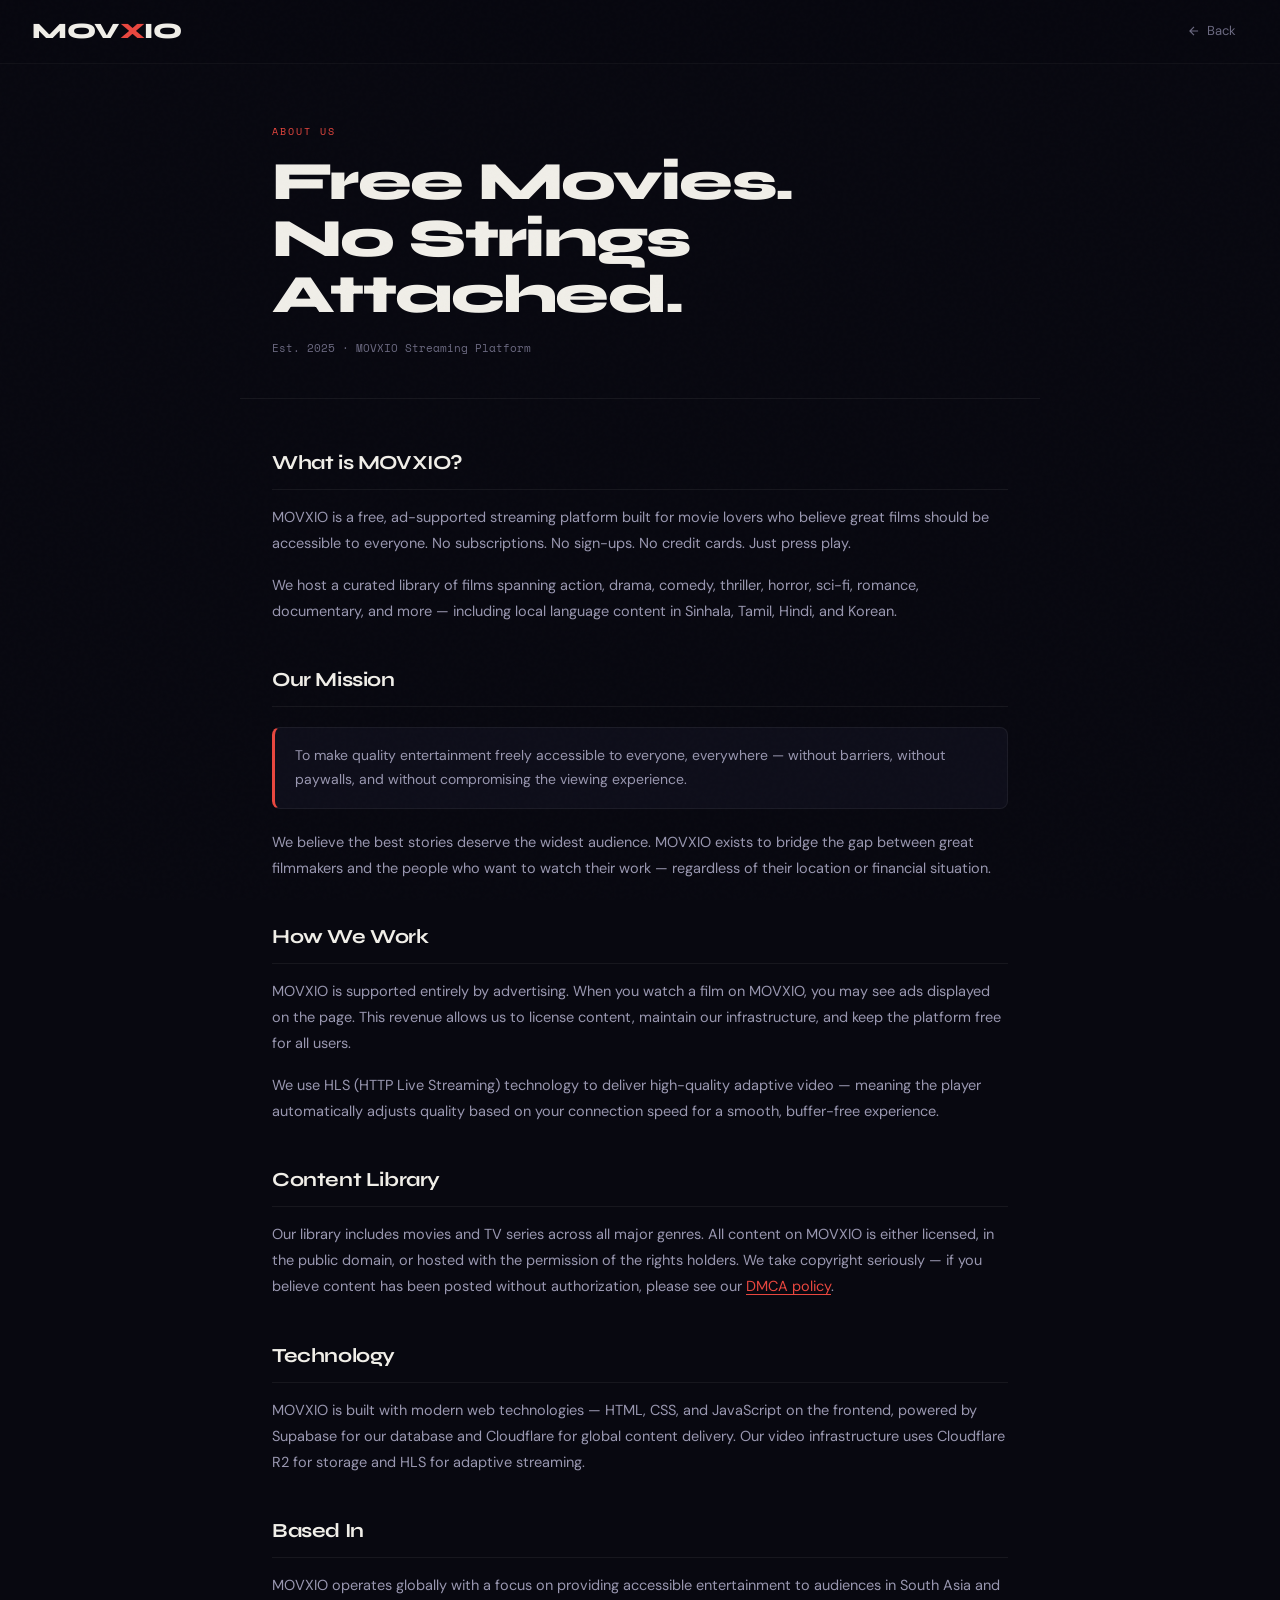
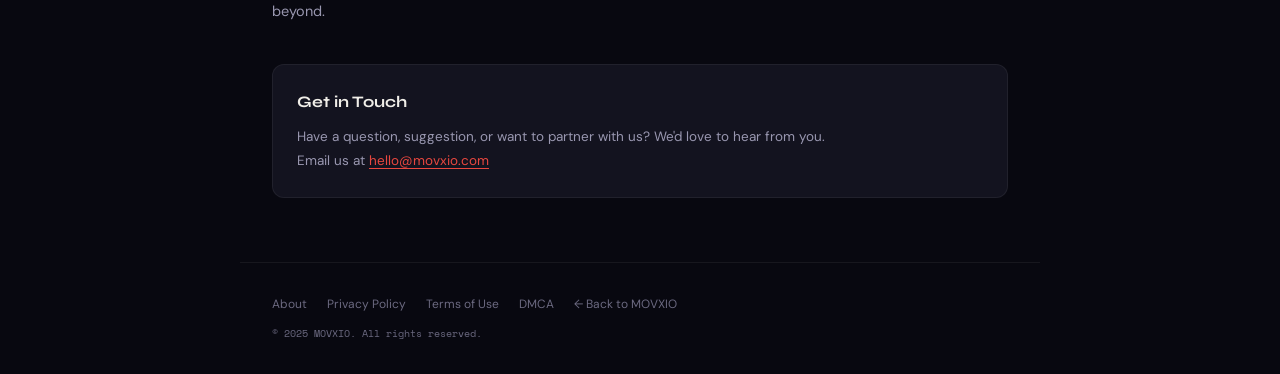
<file: about.html>
<!DOCTYPE html>
<html lang="en">
<head>
<meta charset="UTF-8">
<meta name="viewport" content="width=device-width, initial-scale=1.0">
<title>About MOVXIO — MOVXIO</title>
<meta name="description" content="Learn about MOVXIO — the free streaming platform with no signup, no subscription, and no cost.">
<meta name="robots" content="index, follow">
<link rel="icon" type="image/png" sizes="32x32" href="/favicon-32x32.png">
<link rel="shortcut icon" href="/favicon.ico">
<link rel="manifest" href="/site.webmanifest">
<meta name="theme-color" content="#080810">
<link rel="preconnect" href="https://fonts.googleapis.com">
<link rel="preconnect" href="https://fonts.gstatic.com" crossorigin>
<link href="https://fonts.googleapis.com/css2?family=Syne:wght@400;600;700;800&family=DM+Sans:ital,opsz,wght@0,9..40,300;0,9..40,400;0,9..40,500;1,9..40,300&family=Space+Mono:wght@400;700&display=swap" rel="stylesheet">
<style>
:root {
  --bg: #080810; --surface: #0e0e1a; --surface2: #13131f;
  --border: rgba(255,255,255,0.06); --text: #f0eee8;
  --text-muted: #6b6980; --text-dim: #9997b0;
  --accent: #e8473f; --gold: #f5c842;
}
*, *::before, *::after { box-sizing: border-box; margin: 0; padding: 0; }
html { scroll-behavior: smooth; }
body { background: var(--bg); color: var(--text); font-family: 'DM Sans', sans-serif; font-size: 15px; line-height: 1.6; overflow-x: hidden; padding-bottom: 64px; }
body::before { content: ''; position: fixed; inset: 0; background-image: url("data:image/svg+xml,%3Csvg viewBox='0 0 256 256' xmlns='http://www.w3.org/2000/svg'%3E%3Cfilter id='n'%3E%3CfeTurbulence type='fractalNoise' baseFrequency='0.9' numOctaves='4' stitchTiles='stitch'/%3E%3C/filter%3E%3Crect width='100%25' height='100%25' filter='url(%23n)' opacity='0.03'/%3E%3C/svg%3E"); pointer-events: none; z-index: 1000; opacity: 0.4; }
a { color: inherit; text-decoration: none; }

/* NAV */
nav { position: sticky; top: 0; z-index: 100; display: flex; align-items: center; gap: 16px; padding: 0 32px; height: 64px; background: rgba(8,8,16,0.97); backdrop-filter: blur(12px); border-bottom: 1px solid rgba(255,255,255,0.04); }
.nav-logo { font-family: 'Syne', sans-serif; font-weight: 800; font-size: 22px; letter-spacing: -0.5px; }
.nav-logo span { color: var(--accent); }
.back-btn { display: flex; align-items: center; gap: 6px; color: var(--text-muted); font-size: 13px; padding: 6px 12px; border-radius: 40px; transition: all 0.2s; margin-left: auto; }
.back-btn:hover { color: var(--text); background: rgba(255,255,255,0.06); }
.back-btn svg { width: 14px; }

/* HERO */
.legal-hero { padding: 60px 32px 40px; max-width: 800px; margin: 0 auto; border-bottom: 1px solid var(--border); }
.legal-eyebrow { font-family: 'Space Mono', monospace; font-size: 10px; text-transform: uppercase; letter-spacing: 0.2em; color: var(--accent); margin-bottom: 14px; }
.legal-title { font-family: 'Syne', sans-serif; font-weight: 800; font-size: clamp(32px, 6vw, 54px); letter-spacing: -0.03em; line-height: 1.05; margin-bottom: 16px; }
.legal-updated { font-family: 'Space Mono', monospace; font-size: 11px; color: var(--text-muted); }

/* CONTENT */
.legal-body { max-width: 800px; margin: 0 auto; padding: 48px 32px 64px; }
.legal-body h2 { font-family: 'Syne', sans-serif; font-weight: 700; font-size: 20px; letter-spacing: -0.02em; color: var(--text); margin: 40px 0 14px; padding-bottom: 10px; border-bottom: 1px solid var(--border); }
.legal-body h2:first-child { margin-top: 0; }
.legal-body p { font-size: 14.5px; color: var(--text-dim); line-height: 1.8; margin-bottom: 16px; }
.legal-body ul { padding-left: 20px; margin-bottom: 16px; }
.legal-body ul li { font-size: 14.5px; color: var(--text-dim); line-height: 1.8; margin-bottom: 6px; }
.legal-body a { color: var(--accent); text-decoration: underline; text-underline-offset: 3px; }
.legal-body a:hover { color: #ff8a82; }
.legal-body strong { color: var(--text); font-weight: 600; }
.legal-highlight {
  background: var(--surface); border: 1px solid var(--border);
  border-left: 3px solid var(--accent); border-radius: 8px;
  padding: 16px 20px; margin: 20px 0;
  font-size: 14px; color: var(--text-dim); line-height: 1.7;
}
.legal-contact-box {
  background: var(--surface2); border: 1px solid var(--border);
  border-radius: 12px; padding: 24px; margin-top: 40px;
}
.legal-contact-box h3 { font-family: 'Syne', sans-serif; font-weight: 700; font-size: 16px; margin-bottom: 10px; }
.legal-contact-box p { font-size: 13.5px; color: var(--text-dim); margin: 0; }
.legal-contact-box a { color: var(--accent); }

/* FOOTER */
footer { border-top: 1px solid var(--border); padding: 32px; max-width: 800px; margin: 0 auto; }
.footer-legal-links { display: flex; gap: 20px; flex-wrap: wrap; }
.footer-legal-links a { font-size: 12px; color: var(--text-muted); transition: color 0.2s; }
.footer-legal-links a:hover { color: var(--text); }
.footer-copy { font-family: 'Space Mono', monospace; font-size: 10px; color: var(--text-muted); margin-top: 12px; }

/* BOTTOM NAV */
.bottom-nav { position: fixed; bottom: 0; left: 0; right: 0; z-index: 200; height: 64px; background: rgba(8,8,16,0.97); backdrop-filter: blur(16px); border-top: 1px solid rgba(255,255,255,0.06); display: flex; align-items: stretch; }
.bottom-nav-item { flex: 1; display: flex; flex-direction: column; align-items: center; justify-content: center; gap: 4px; text-decoration: none; color: var(--text-muted); font-family: 'Space Mono', monospace; font-size: 9px; letter-spacing: 0.05em; text-transform: uppercase; }
.bottom-nav-item svg { width: 20px; height: 20px; }
@media (min-width: 768px) { .bottom-nav { display: none; } body { padding-bottom: 0; } }
@media (max-width: 600px) { .legal-hero, .legal-body { padding-left: 20px; padding-right: 20px; } nav { padding: 0 16px; } footer { padding: 24px 20px; } }
</style>
</head>
<body>

<nav>
  <a href="index.html" class="nav-logo">MOV<span>X</span>IO</a>
  <a href="javascript:history.back()" class="back-btn">
    <svg viewBox="0 0 24 24" fill="none" stroke="currentColor" stroke-width="2"><path d="M19 12H5M12 5l-7 7 7 7"/></svg>
    Back
  </a>
</nav>


<div class="legal-hero">
  <div class="legal-eyebrow">About Us</div>
  <h1 class="legal-title">Free Movies.<br>No Strings Attached.</h1>
  <div class="legal-updated">Est. 2025 · MOVXIO Streaming Platform</div>
</div>

<div class="legal-body">
  <h2>What is MOVXIO?</h2>
  <p>MOVXIO is a free, ad-supported streaming platform built for movie lovers who believe great films should be accessible to everyone. No subscriptions. No sign-ups. No credit cards. Just press play.</p>
  <p>We host a curated library of films spanning action, drama, comedy, thriller, horror, sci-fi, romance, documentary, and more — including local language content in Sinhala, Tamil, Hindi, and Korean.</p>

  <h2>Our Mission</h2>
  <div class="legal-highlight">
    To make quality entertainment freely accessible to everyone, everywhere — without barriers, without paywalls, and without compromising the viewing experience.
  </div>
  <p>We believe the best stories deserve the widest audience. MOVXIO exists to bridge the gap between great filmmakers and the people who want to watch their work — regardless of their location or financial situation.</p>

  <h2>How We Work</h2>
  <p>MOVXIO is supported entirely by advertising. When you watch a film on MOVXIO, you may see ads displayed on the page. This revenue allows us to license content, maintain our infrastructure, and keep the platform free for all users.</p>
  <p>We use HLS (HTTP Live Streaming) technology to deliver high-quality adaptive video — meaning the player automatically adjusts quality based on your connection speed for a smooth, buffer-free experience.</p>

  <h2>Content Library</h2>
  <p>Our library includes movies and TV series across all major genres. All content on MOVXIO is either licensed, in the public domain, or hosted with the permission of the rights holders. We take copyright seriously — if you believe content has been posted without authorization, please see our <a href="dmca.html">DMCA policy</a>.</p>

  <h2>Technology</h2>
  <p>MOVXIO is built with modern web technologies — HTML, CSS, and JavaScript on the frontend, powered by Supabase for our database and Cloudflare for global content delivery. Our video infrastructure uses Cloudflare R2 for storage and HLS for adaptive streaming.</p>

  <h2>Based In</h2>
  <p>MOVXIO operates globally with a focus on providing accessible entertainment to audiences in South Asia and beyond.</p>

  <div class="legal-contact-box">
    <h3>Get in Touch</h3>
    <p>Have a question, suggestion, or want to partner with us? We'd love to hear from you.<br>
    Email us at <a href="mailto:hello@movxio.com">hello@movxio.com</a></p>
  </div>
</div>


<footer>
  <div class="footer-legal-links">
    <a href="about.html">About</a>
    <a href="privacy.html">Privacy Policy</a>
    <a href="terms.html">Terms of Use</a>
    <a href="dmca.html">DMCA</a>
    <a href="index.html">← Back to MOVXIO</a>
  </div>
  <div class="footer-copy">© 2025 MOVXIO. All rights reserved.</div>
</footer>

<nav class="bottom-nav">
  <a href="index.html" class="bottom-nav-item">
    <svg viewBox="0 0 24 24" fill="none" stroke="currentColor" stroke-width="2"><path d="M3 9l9-7 9 7v11a2 2 0 0 1-2 2H5a2 2 0 0 1-2-2z"/><polyline points="9 22 9 12 15 12 15 22"/></svg>
    Home
  </a>
  <a href="browse.html" class="bottom-nav-item">
    <svg viewBox="0 0 24 24" fill="none" stroke="currentColor" stroke-width="2"><circle cx="11" cy="11" r="8"/><path d="m21 21-4.35-4.35"/></svg>
    Browse
  </a>
  <a href="search.html" class="bottom-nav-item">
    <svg viewBox="0 0 24 24" fill="none" stroke="currentColor" stroke-width="2"><circle cx="11" cy="11" r="8"/><path d="m21 21-4.35-4.35"/></svg>
    Search
  </a>
  <a href="browse.html?watchlist=1" class="bottom-nav-item">
    <svg viewBox="0 0 24 24" fill="none" stroke="currentColor" stroke-width="2"><path d="M19 21l-7-5-7 5V5a2 2 0 0 1 2-2h10a2 2 0 0 1 2 2z"/></svg>
    Watchlist
  </a>
</nav>

</body>
</html>
</file>
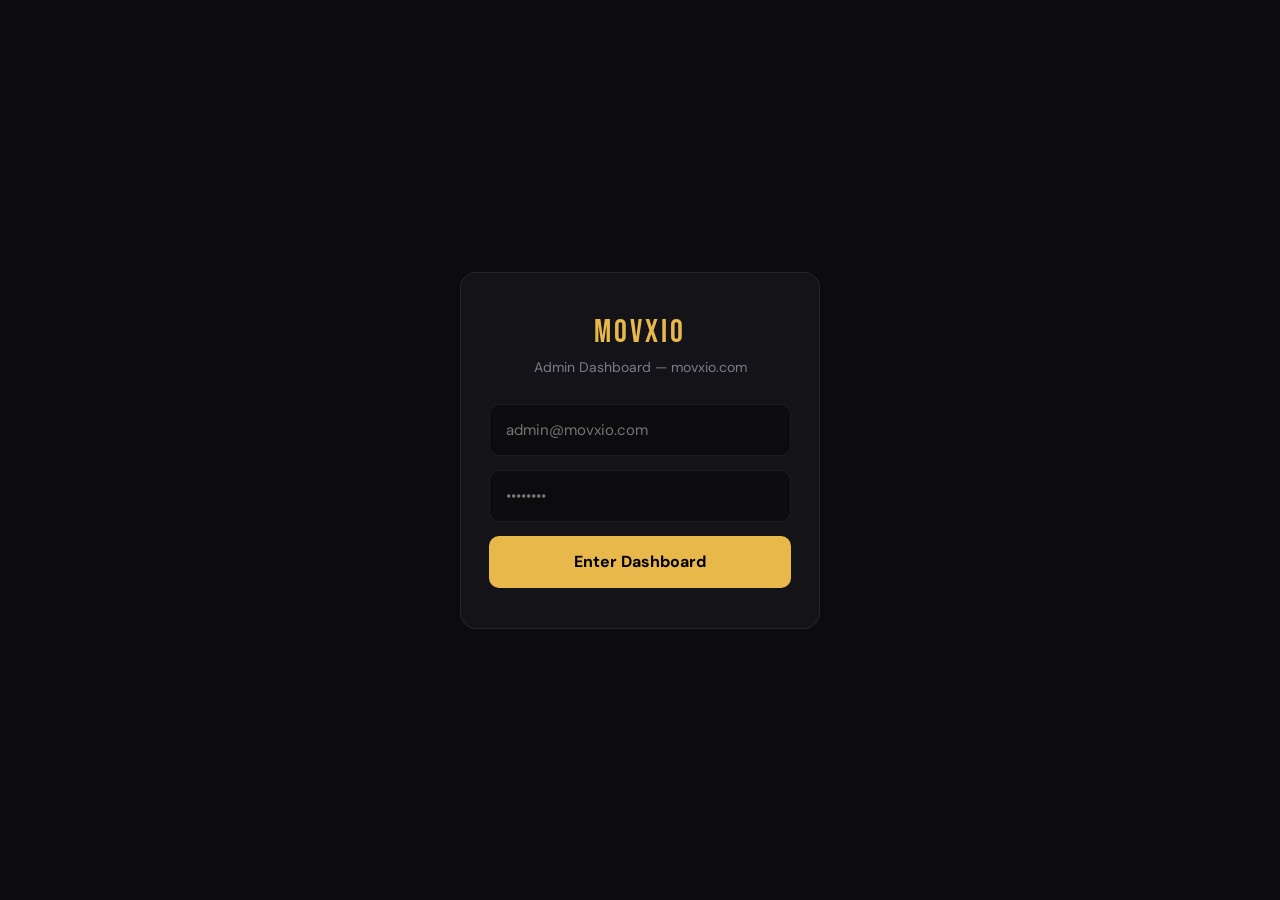
<file: admin.html>
<!DOCTYPE html>
<html lang="en">
<head>
<meta charset="UTF-8">
<meta name="viewport" content="width=device-width, initial-scale=1.0">
<meta name="robots" content="noindex, nofollow">
<title>Admin — MOVXIO</title>
<link href="https://fonts.googleapis.com/css2?family=Bebas+Neue&family=DM+Sans:wght@300;400;500;600&display=swap" rel="stylesheet">
<style>
:root {
  --bg: #0c0c0e; --surface: #141418; --surface2: #1c1c22; --surface3: #222228;
  --gold: #e8b84b; --gold2: #f5d07a; --red: #e63946; --green: #2dd4a0; --blue: #3d7fff;
  --text: #f0ede8; --muted: #7a7a8a; --border: rgba(255,255,255,0.07);
}
*, *::before, *::after { margin: 0; padding: 0; box-sizing: border-box; -webkit-tap-highlight-color: transparent; }
body { background: var(--bg); color: var(--text); font-family: 'DM Sans', sans-serif; min-height: 100vh; }

/* ── LOGIN ── */
#login-screen { position: fixed; inset: 0; background: var(--bg); display: flex; align-items: center; justify-content: center; z-index: 500; padding: 20px; }
.login-box { background: var(--surface); border: 1px solid var(--border); border-radius: 16px; padding: 40px 28px; width: 100%; max-width: 360px; text-align: center; }
.login-logo { font-family: 'Bebas Neue', sans-serif; font-size: 32px; letter-spacing: 3px; color: var(--gold); margin-bottom: 6px; }
.login-sub { color: var(--muted); font-size: 14px; margin-bottom: 28px; }
.login-box input { width: 100%; background: var(--bg); border: 1px solid var(--border); color: var(--text); padding: 15px 16px; border-radius: 10px; font-size: 15px; font-family: 'DM Sans', sans-serif; outline: none; margin-bottom: 14px; transition: border .2s; min-height: 52px; }
.login-box input:focus { border-color: var(--gold); }
.login-btn { width: 100%; background: var(--gold); color: #000; border: none; padding: 15px; border-radius: 10px; font-size: 16px; font-weight: 700; cursor: pointer; font-family: 'DM Sans', sans-serif; transition: background .2s; min-height: 52px; }
.login-btn:hover { background: var(--gold2); }
.login-error { color: var(--red); font-size: 13px; margin-top: 10px; display: none; }

/* ── NAV ── */
nav { display: flex; align-items: center; justify-content: space-between; padding: 0 16px; height: 56px; background: var(--surface); border-bottom: 1px solid var(--border); position: sticky; top: 0; z-index: 100; }
.logo { font-family: 'Bebas Neue', sans-serif; font-size: 20px; letter-spacing: 3px; color: var(--gold); text-decoration: none; }
.logo span { color: var(--text); }
.nav-right { display: flex; gap: 16px; align-items: center; }
.nav-right a { color: var(--muted); font-size: 13px; text-decoration: none; min-height: 44px; display: flex; align-items: center; cursor: pointer; }
.nav-right a:hover { color: var(--gold); }

/* ── LAYOUT ── */
.admin-body { min-height: calc(100vh - 56px); padding-bottom: 72px; }
@media (min-width: 768px) { .admin-body { display: grid; grid-template-columns: 230px 1fr; padding-bottom: 0; } }

/* ── SIDEBAR ── */
.sidebar { display: none; background: var(--surface); border-right: 1px solid var(--border); padding: 20px 0; overflow-y: auto; }
@media (min-width: 768px) { .sidebar { display: block; position: sticky; top: 56px; height: calc(100vh - 56px); } }
.sidebar-item { display: flex; align-items: center; gap: 10px; padding: 12px 20px; color: var(--muted); text-decoration: none; font-size: 14px; font-weight: 500; transition: all .2s; cursor: pointer; border: none; background: none; width: 100%; text-align: left; min-height: 46px; }
.sidebar-item:hover { color: var(--text); background: rgba(255,255,255,0.04); }
.sidebar-item.active { color: var(--gold); background: rgba(232,184,75,0.08); border-right: 2px solid var(--gold); }
.sidebar-item svg { width: 15px; flex-shrink: 0; }
.sidebar-section { font-size: 10px; letter-spacing: 1.5px; text-transform: uppercase; color: var(--muted); padding: 16px 20px 6px; font-weight: 600; opacity: 0.6; }

/* ── BOTTOM TABS ── */
.bottom-tabs { position: fixed; bottom: 0; left: 0; right: 0; z-index: 200; background: var(--surface); border-top: 1px solid var(--border); display: flex; height: 60px; overflow-x: auto; }
@media (min-width: 768px) { .bottom-tabs { display: none; } }
.tab-btn { flex: 1; min-width: 72px; display: flex; flex-direction: column; align-items: center; justify-content: center; gap: 3px; background: none; border: none; color: var(--muted); cursor: pointer; font-family: 'DM Sans', sans-serif; font-size: 10px; font-weight: 500; transition: color .2s; }
.tab-btn svg { width: 20px; }
.tab-btn.active { color: var(--gold); }

/* ── MAIN PANEL ── */
.main { padding: 20px 16px; }
@media (min-width: 480px) { .main { padding: 24px; } }
@media (min-width: 768px) { .main { padding: 28px 32px; } }

.page-header { display: flex; justify-content: space-between; align-items: center; margin-bottom: 20px; gap: 12px; flex-wrap: wrap; }
.page-title { font-family: 'Bebas Neue', sans-serif; font-size: clamp(24px, 6vw, 36px); letter-spacing: 2px; }
.page-title span { color: var(--gold); }

/* ── BUTTONS ── */
.btn-primary { background: var(--gold); color: #000; border: none; padding: 12px 18px; border-radius: 8px; font-size: 14px; font-weight: 700; cursor: pointer; font-family: 'DM Sans', sans-serif; display: flex; align-items: center; gap: 6px; transition: background .2s; min-height: 44px; white-space: nowrap; flex-shrink: 0; }
.btn-primary:hover { background: var(--gold2); }
.btn-cancel { background: transparent; border: 1px solid var(--border); color: var(--muted); padding: 12px 18px; border-radius: 8px; font-size: 14px; cursor: pointer; font-family: 'DM Sans', sans-serif; transition: all .2s; min-height: 44px; }
.btn-cancel:hover { border-color: var(--muted); color: var(--text); }
.btn-sm { padding: 8px 14px; font-size: 12px; min-height: 36px; border-radius: 6px; }
.btn-danger { background: rgba(230,57,70,0.15); color: var(--red); border: 1px solid rgba(230,57,70,0.3); padding: 8px 14px; border-radius: 6px; font-size: 12px; cursor: pointer; font-family: 'DM Sans', sans-serif; min-height: 36px; transition: all .2s; }
.btn-danger:hover { background: rgba(230,57,70,0.25); }

/* ── STATS ── */
.stats-row { display: grid; grid-template-columns: repeat(2, 1fr); gap: 10px; margin-bottom: 20px; }
@media (min-width: 600px) { .stats-row { grid-template-columns: repeat(4, 1fr); } }
.stat-card { background: var(--surface); border: 1px solid var(--border); border-radius: 10px; padding: 16px; }
.stat-label { font-size: 11px; color: var(--muted); letter-spacing: .5px; text-transform: uppercase; margin-bottom: 6px; }
.stat-value { font-family: 'Bebas Neue', sans-serif; font-size: 32px; letter-spacing: 1px; color: var(--gold); line-height: 1; }

/* ── FORM ── */
.form-panel { background: var(--surface); border: 1px solid var(--border); border-radius: 10px; padding: 20px; margin-bottom: 20px; display: none; }
.form-panel.open { display: block; }
.form-title { font-family: 'Bebas Neue', sans-serif; font-size: 22px; letter-spacing: 1px; margin-bottom: 4px; }
.form-subtitle { font-size: 12px; color: var(--muted); margin-bottom: 18px; }
.form-section-label { font-size: 11px; letter-spacing: 1px; text-transform: uppercase; color: var(--gold); font-weight: 600; margin: 20px 0 12px; padding-bottom: 8px; border-bottom: 1px solid rgba(232,184,75,0.15); }
.form-group { display: flex; flex-direction: column; gap: 6px; margin-bottom: 14px; }
.form-row { display: grid; grid-template-columns: 1fr 1fr; gap: 12px; }
.form-row-3 { display: grid; grid-template-columns: 1fr 1fr 1fr; gap: 12px; }
@media (max-width: 600px) { .form-row, .form-row-3 { grid-template-columns: 1fr; } }
.form-group label { font-size: 11px; color: var(--muted); letter-spacing: .5px; text-transform: uppercase; font-weight: 600; }
.form-group input, .form-group select, .form-group textarea {
  background: var(--bg); border: 1px solid var(--border); color: var(--text);
  padding: 13px 14px; border-radius: 8px; font-size: 15px; font-family: 'DM Sans', sans-serif;
  outline: none; transition: border .2s; min-height: 48px; width: 100%;
}
.form-group input:focus, .form-group select:focus, .form-group textarea:focus { border-color: var(--gold); }
.form-group textarea { resize: vertical; min-height: 80px; }
.form-hint { font-size: 11px; color: var(--muted); margin-top: 3px; }

/* ── GENRE CHECKBOXES ── */
.genre-checkboxes { display: flex; flex-wrap: wrap; gap: 7px; margin-top: 4px; }
.genre-cb { display: flex; align-items: center; gap: 6px; padding: 7px 12px; border-radius: 40px; border: 1px solid var(--border); background: var(--bg); cursor: pointer; font-size: 12px; color: var(--muted); transition: all 0.15s; user-select: none; }
.genre-cb:hover { border-color: rgba(255,255,255,0.2); color: var(--text); }
.genre-cb input[type="checkbox"] { display: none; }
.genre-cb:has(input:checked) { background: rgba(232,184,75,0.12); border-color: var(--gold); color: var(--text); }

/* ── TOGGLE ── */
.toggle-row { display: flex; align-items: center; gap: 12px; padding: 14px 0; }
.toggle { position: relative; width: 46px; height: 26px; flex-shrink: 0; }
.toggle input { opacity: 0; width: 0; height: 0; }
.toggle-slider { position: absolute; inset: 0; background: var(--surface2); border-radius: 13px; cursor: pointer; transition: .2s; }
.toggle-slider::before { content: ''; position: absolute; width: 20px; height: 20px; left: 3px; top: 3px; background: var(--muted); border-radius: 50%; transition: .2s; }
.toggle input:checked + .toggle-slider { background: var(--gold); }
.toggle input:checked + .toggle-slider::before { transform: translateX(20px); background: #000; }


/* ── Chapter editor ── */
.chapter-list { display: flex; flex-direction: column; gap: 8px; margin-top: 8px; }
.chapter-row { display: flex; gap: 8px; align-items: center; }
.chapter-row .chapter-time { width: 80px; flex-shrink: 0; font-family: 'Space Mono', monospace; font-size: 13px; text-align: center; }
.chapter-row .chapter-title { flex: 1; }
.chapter-row .btn-remove-row { background: none; border: 1px solid rgba(255,255,255,0.08); color: var(--muted); border-radius: 6px; width: 32px; height: 32px; cursor: pointer; font-size: 16px; display: flex; align-items: center; justify-content: center; flex-shrink: 0; transition: all 0.15s; }
.chapter-row .btn-remove-row:hover { border-color: var(--accent); color: var(--accent); }
.chapter-hint { font-size: 11px; color: var(--muted); margin-top: 4px; }

/* ── SUBTITLE MANAGER ── */
.subtitle-list { display: flex; flex-direction: column; gap: 8px; margin-top: 8px; }
.subtitle-row { display: flex; gap: 8px; align-items: center; }
.subtitle-row input { flex: 1; }
.subtitle-row select { width: 130px; flex-shrink: 0; }
.btn-icon { background: transparent; border: 1px solid var(--border); color: var(--muted); width: 36px; height: 36px; border-radius: 6px; cursor: pointer; display: flex; align-items: center; justify-content: center; flex-shrink: 0; transition: all .2s; font-size: 16px; }
.btn-icon:hover { border-color: var(--red); color: var(--red); }
.btn-add-sub { background: none; border: 1px dashed var(--border); color: var(--muted); padding: 10px 14px; border-radius: 8px; font-size: 13px; cursor: pointer; font-family: 'DM Sans', sans-serif; transition: all .2s; margin-top: 8px; }
.btn-add-sub:hover { border-color: var(--gold); color: var(--gold); }

/* ── TABLE ── */
.table-wrap { background: var(--surface); border: 1px solid var(--border); border-radius: 10px; overflow: hidden; }
.film-list { display: flex; flex-direction: column; }
.film-list-item { display: flex; align-items: center; gap: 12px; padding: 14px 16px; border-bottom: 1px solid var(--border); min-height: 72px; }
.film-list-item:last-child { border-bottom: none; }
.list-thumb { width: 44px; aspect-ratio: 2/3; object-fit: cover; border-radius: 4px; flex-shrink: 0; background: var(--surface2); }
.list-thumb-ph { width: 44px; aspect-ratio: 2/3; border-radius: 4px; flex-shrink: 0; background: var(--surface2); display: flex; align-items: center; justify-content: center; font-size: 18px; }
.list-info { flex: 1; min-width: 0; }
.list-title { font-size: 14px; font-weight: 600; margin-bottom: 2px; white-space: nowrap; overflow: hidden; text-overflow: ellipsis; }
.list-meta { font-size: 12px; color: var(--muted); }
.list-actions { display: flex; gap: 6px; flex-shrink: 0; }
.btn-edit { background: var(--surface2); border: 1px solid var(--border); color: var(--text); padding: 8px 12px; border-radius: 6px; font-size: 12px; cursor: pointer; font-family: 'DM Sans', sans-serif; min-height: 36px; transition: all .2s; }
.btn-edit:hover { border-color: var(--gold); color: var(--gold); }
.btn-delete { background: transparent; border: 1px solid rgba(230,57,70,0.25); color: var(--red); padding: 8px 12px; border-radius: 6px; font-size: 12px; cursor: pointer; font-family: 'DM Sans', sans-serif; min-height: 36px; transition: all .2s; }
.btn-delete:hover { background: rgba(230,57,70,0.1); }
.badge-featured { background: rgba(232,184,75,0.15); color: var(--gold); font-size: 10px; font-weight: 700; padding: 2px 7px; border-radius: 8px; }
.badge-status { font-size: 10px; font-weight: 600; padding: 2px 7px; border-radius: 4px; }
.badge-active { background: rgba(45,212,160,0.1); color: var(--green); }
.badge-coming { background: rgba(61,127,255,0.1); color: var(--blue); }
.badge-draft { background: rgba(255,255,255,0.06); color: var(--muted); }
.film-table { display: none; width: 100%; border-collapse: collapse; }
@media (min-width: 640px) { .film-list { display: none; } .film-table { display: table; } }
th { text-align: left; padding: 12px 16px; font-size: 11px; color: var(--muted); letter-spacing: 1px; text-transform: uppercase; font-weight: 600; border-bottom: 1px solid var(--border); }
td { padding: 12px 16px; font-size: 13px; border-bottom: 1px solid rgba(255,255,255,0.04); vertical-align: middle; }
tr:last-child td { border-bottom: none; }
tr:hover td { background: rgba(255,255,255,0.02); }
.row-thumb { width: 36px; height: 54px; object-fit: cover; border-radius: 3px; background: var(--surface2); }

/* ── Bulk action bar ── */
.bulk-bar { display:none; align-items:center; gap:10px; padding:10px 16px; background:rgba(232,184,75,0.07); border:1px solid rgba(232,184,75,0.18); border-radius:10px; margin-bottom:12px; flex-wrap:wrap; }
.bulk-bar.visible { display:flex; }
.bulk-bar .bulk-count { font-size:13px; color:var(--gold); font-weight:600; margin-right:4px; }
.bulk-bar .btn-bulk { padding:7px 14px; border-radius:8px; font-size:12px; font-weight:600; border:none; cursor:pointer; transition:all 0.15s; font-family:'DM Sans',sans-serif; min-height:36px; }
.bulk-bar .btn-bulk-status { background:rgba(255,255,255,0.07); color:var(--text); }
.bulk-bar .btn-bulk-status:hover { background:rgba(255,255,255,0.12); }
.bulk-bar .btn-bulk-delete { background:rgba(232,71,63,0.15); color:#ff8a82; }
.bulk-bar .btn-bulk-delete:hover { background:rgba(232,71,63,0.25); }
.bulk-bar .btn-bulk-cancel { background:none; color:var(--muted); font-size:11px; margin-left:auto; }
.row-check { width:16px; height:16px; accent-color:var(--gold); cursor:pointer; }
/* ── Duplicate button ── */
.btn-dupe { padding:5px 10px; border-radius:6px; font-size:11px; font-weight:600; border:1px solid rgba(255,255,255,0.1); background:rgba(255,255,255,0.05); color:var(--muted); cursor:pointer; transition:all 0.15s; font-family:'DM Sans',sans-serif; }
.btn-dupe:hover { background:rgba(255,255,255,0.1); color:var(--text); }
/* ── Top Films Leaderboard ── */
.analytics-section { margin-bottom:24px; background:var(--surface); border:1px solid var(--border); border-radius:12px; padding:20px 24px; }
.analytics-title { font-size:13px; font-weight:600; color:var(--text); margin-bottom:16px; display:flex; align-items:center; justify-content:space-between; gap:12px; flex-wrap:wrap; }
.analytics-title select { background:var(--bg); border:1px solid var(--border); color:var(--muted); padding:5px 10px; border-radius:6px; font-size:12px; font-family:'DM Sans',sans-serif; outline:none; }
.top-films-grid { display:grid; grid-template-columns:repeat(5,1fr); gap:12px; }
@media(min-width:1024px){ .top-films-grid { grid-template-columns:repeat(10,1fr); } }
@media(max-width:600px){ .top-films-grid { grid-template-columns:repeat(5,1fr); } }
.top-film-card { position:relative; cursor:default; }
.top-film-rank { position:absolute; top:5px; left:5px; z-index:2; width:20px; height:20px; border-radius:50%; display:flex; align-items:center; justify-content:center; font-size:10px; font-weight:800; font-family:'Bebas Neue',sans-serif; letter-spacing:0; }
.top-film-rank.rank-1 { background:#e8b84b; color:#000; width:22px; height:22px; font-size:11px; }
.top-film-rank.rank-2 { background:#aaa; color:#000; }
.top-film-rank.rank-3 { background:#c87941; color:#fff; }
.top-film-rank.rank-other { background:rgba(0,0,0,0.65); color:rgba(255,255,255,0.7); }
.top-film-poster { width:100%; aspect-ratio:2/3; object-fit:cover; border-radius:6px; display:block; background:var(--surface2); }
.top-film-poster-ph { width:100%; aspect-ratio:2/3; border-radius:6px; background:var(--surface2); display:flex; align-items:center; justify-content:center; font-size:24px; }
.top-film-info { margin-top:6px; }
.top-film-title { font-size:11px; font-weight:600; color:var(--text); white-space:nowrap; overflow:hidden; text-overflow:ellipsis; line-height:1.3; }
.top-film-stat { font-size:10px; color:var(--gold); margin-top:2px; font-weight:600; }
.top-film-card:hover .top-film-title { color:var(--gold); }

.badge-hls { background: rgba(45,212,160,0.1); color: var(--green); border: 1px solid rgba(45,212,160,0.2); padding: 3px 9px; border-radius: 8px; font-size: 11px; }
.badge-no-video { background: rgba(230,57,70,0.1); color: var(--red); border: 1px solid rgba(230,57,70,0.2); padding: 3px 9px; border-radius: 8px; font-size: 11px; }
.views-count { font-family: 'DM Sans', sans-serif; font-size: 12px; color: var(--muted); }

/* ── SEARCH BAR ── */
.table-controls { display: flex; gap: 10px; margin-bottom: 14px; flex-wrap: wrap; align-items: center; }
.search-input-wrap { position: relative; flex: 1; min-width: 200px; }
.search-input-wrap svg { position: absolute; left: 12px; top: 50%; transform: translateY(-50%); width: 15px; color: var(--muted); pointer-events: none; }
.search-input-wrap input { width: 100%; background: var(--surface); border: 1px solid var(--border); color: var(--text); padding: 11px 14px 11px 38px; border-radius: 8px; font-size: 14px; font-family: 'DM Sans', sans-serif; outline: none; min-height: 44px; }
.search-input-wrap input:focus { border-color: var(--gold); }

/* ── SETTINGS ── */
.settings-form { background: var(--surface); border: 1px solid var(--border); border-radius: 10px; padding: 20px; margin-bottom: 16px; }
.settings-title { font-family: 'Bebas Neue', sans-serif; font-size: 20px; letter-spacing: 1px; margin-bottom: 6px; }
.settings-hint { font-size: 12px; color: var(--muted); line-height: 1.6; margin-bottom: 16px; }
.code-block { background: var(--bg); border: 1px solid var(--border); border-radius: 6px; padding: 12px 14px; font-family: 'Courier New', monospace; font-size: 11px; color: var(--green); margin: 8px 0; white-space: pre-wrap; word-break: break-all; max-height: 320px; overflow-y: auto; }

/* ── BANNER MANAGER ── */
.banner-card { background: var(--surface2); border: 1px solid var(--border); border-radius: 8px; padding: 14px; margin-bottom: 10px; display: flex; gap: 12px; align-items: center; }
.banner-thumb { width: 80px; height: 50px; object-fit: cover; border-radius: 5px; flex-shrink: 0; background: var(--surface); }
.banner-thumb-ph { width: 80px; height: 50px; border-radius: 5px; flex-shrink: 0; background: var(--surface); display: flex; align-items: center; justify-content: center; font-size: 20px; }
.banner-info { flex: 1; min-width: 0; }
.banner-title-text { font-size: 14px; font-weight: 600; margin-bottom: 3px; white-space: nowrap; overflow: hidden; text-overflow: ellipsis; }
.banner-meta { font-size: 11px; color: var(--muted); }
.banner-actions { display: flex; gap: 6px; flex-shrink: 0; }
.drag-handle { cursor: grab; color: var(--muted); font-size: 18px; flex-shrink: 0; }

/* ── AD SLOT CARD ── */
.ad-slot-card { background: var(--surface2); border: 1px solid var(--border); border-radius: 8px; padding: 16px; margin-bottom: 10px; }
.ad-slot-header { display: flex; justify-content: space-between; align-items: center; margin-bottom: 12px; }
.ad-slot-name { font-size: 14px; font-weight: 600; }
.ad-slot-desc { font-size: 12px; color: var(--muted); margin-bottom: 10px; }

/* ── SQL PAGE ── */
.sql-block { background: var(--bg); border: 1px solid var(--border); border-radius: 6px; padding: 14px; font-family: 'Courier New', monospace; font-size: 11px; color: var(--green); white-space: pre; overflow-x: auto; line-height: 1.7; }
.sql-copy-wrap { position: relative; margin-bottom: 16px; }
.sql-copy-btn { position: absolute; top: 8px; right: 8px; background: var(--surface2); border: 1px solid var(--border); color: var(--muted); padding: 5px 12px; border-radius: 5px; font-size: 11px; cursor: pointer; font-family: 'DM Sans', sans-serif; transition: all .2s; }
.sql-copy-btn:hover { color: var(--gold); border-color: var(--gold); }
.sql-step { margin-bottom: 24px; }
.sql-step-title { font-size: 14px; font-weight: 600; margin-bottom: 8px; color: var(--text); }
.sql-step-desc { font-size: 12px; color: var(--muted); margin-bottom: 8px; }


/* ── SERIES / EPISODE MANAGER ── */
.type-toggle-row { display: flex; gap: 10px; margin-bottom: 18px; }
.type-btn { flex: 1; display: flex; align-items: center; justify-content: center; gap: 8px; padding: 14px; border-radius: 8px; border: 1px solid var(--border); background: var(--bg); color: var(--muted); font-size: 14px; font-weight: 600; cursor: pointer; font-family: 'DM Sans', sans-serif; transition: all 0.2s; }
.type-btn:hover { border-color: rgba(255,255,255,0.2); color: var(--text); }
.type-btn.active { background: rgba(232,184,75,0.1); border-color: var(--gold); color: var(--gold); }
.type-btn svg { width: 18px; flex-shrink: 0; }

.series-only { display: none; }
.series-only.show { display: block; }

.episode-manager { margin-top: 8px; }
.episode-season-tabs { display: flex; gap: 6px; flex-wrap: wrap; margin-bottom: 14px; align-items: center; }
.season-tab { padding: 7px 16px; border-radius: 6px; border: 1px solid var(--border); background: var(--bg); color: var(--muted); font-size: 13px; font-weight: 600; cursor: pointer; font-family: 'DM Sans', sans-serif; transition: all 0.2s; }
.season-tab:hover { border-color: rgba(255,255,255,0.2); color: var(--text); }
.season-tab.active { background: var(--gold); border-color: var(--gold); color: #000; }
.btn-add-season { background: none; border: 1px dashed var(--border); color: var(--muted); padding: 7px 14px; border-radius: 6px; font-size: 12px; cursor: pointer; font-family: 'DM Sans', sans-serif; transition: all 0.2s; }
.btn-add-season:hover { border-color: var(--gold); color: var(--gold); }

.episode-list { display: flex; flex-direction: column; gap: 8px; margin-bottom: 12px; }
.episode-row { background: var(--surface2); border: 1px solid var(--border); border-radius: 8px; padding: 12px 14px; }
.episode-row-header { display: flex; align-items: center; gap: 10px; margin-bottom: 10px; }
.ep-number { font-family: 'Bebas Neue', sans-serif; font-size: 22px; color: var(--gold); letter-spacing: 1px; width: 36px; flex-shrink: 0; }
.ep-title-input { flex: 1; background: var(--bg); border: 1px solid var(--border); color: var(--text); padding: 10px 12px; border-radius: 6px; font-size: 14px; font-family: 'DM Sans', sans-serif; outline: none; min-height: 40px; }
.ep-title-input:focus { border-color: var(--gold); }
.btn-ep-delete { background: transparent; border: 1px solid rgba(230,57,70,0.25); color: var(--red); width: 34px; height: 34px; border-radius: 6px; cursor: pointer; display: flex; align-items: center; justify-content: center; flex-shrink: 0; font-size: 14px; transition: all .2s; }
.btn-ep-delete:hover { background: rgba(230,57,70,0.1); }
.episode-row-fields { display: grid; grid-template-columns: 1fr 1fr; gap: 8px; }
@media (max-width: 480px) { .episode-row-fields { grid-template-columns: 1fr; } }
.ep-field { display: flex; flex-direction: column; gap: 4px; }
.ep-field label { font-size: 10px; color: var(--muted); text-transform: uppercase; letter-spacing: 0.5px; font-weight: 600; }
.ep-field input, .ep-field textarea { background: var(--bg); border: 1px solid var(--border); color: var(--text); padding: 9px 12px; border-radius: 6px; font-size: 13px; font-family: 'DM Sans', sans-serif; outline: none; min-height: 38px; width: 100%; }
.ep-field input:focus, .ep-field textarea:focus { border-color: var(--gold); }
.ep-field textarea { resize: vertical; min-height: 60px; }
.btn-add-episode { background: none; border: 1px dashed var(--border); color: var(--muted); padding: 11px 14px; border-radius: 8px; font-size: 13px; cursor: pointer; font-family: 'DM Sans', sans-serif; transition: all .2s; width: 100%; text-align: center; }
.btn-add-episode:hover { border-color: var(--gold); color: var(--gold); }

/* Episode count badge on film table */
.badge-series { background: rgba(61,127,255,0.1); color: var(--blue); border: 1px solid rgba(61,127,255,0.2); padding: 3px 9px; border-radius: 8px; font-size: 11px; }
.badge-movie  { background: rgba(45,212,160,0.1); color: var(--green); border: 1px solid rgba(45,212,160,0.2); padding: 3px 9px; border-radius: 8px; font-size: 11px; }

/* ── PER-EPISODE SUBTITLES ── */
.ep-subs-section { margin-top: 10px; border-top: 1px solid var(--border); padding-top: 10px; }
.ep-subs-label { font-size: 10px; color: var(--muted); text-transform: uppercase; letter-spacing: 0.5px; font-weight: 600; margin-bottom: 6px; }
.ep-sub-list { display: flex; flex-direction: column; gap: 6px; }
.ep-sub-row { display: flex; gap: 6px; align-items: center; }
.ep-sub-row select { width: 120px; flex-shrink: 0; background: var(--bg); border: 1px solid var(--border); color: var(--text); padding: 7px 10px; border-radius: 6px; font-size: 12px; font-family: 'DM Sans', sans-serif; outline: none; min-height: 34px; }
.ep-sub-row input { flex: 1; background: var(--bg); border: 1px solid var(--border); color: var(--text); padding: 7px 10px; border-radius: 6px; font-size: 12px; font-family: 'DM Sans', sans-serif; outline: none; min-height: 34px; }
.ep-sub-row select:focus, .ep-sub-row input:focus { border-color: var(--gold); }
.btn-add-ep-sub { background: none; border: 1px dashed var(--border); color: var(--muted); padding: 6px 12px; border-radius: 6px; font-size: 11px; cursor: pointer; font-family: 'DM Sans', sans-serif; transition: all .2s; margin-top: 4px; }
.btn-add-ep-sub:hover { border-color: var(--gold); color: var(--gold); }
.btn-ep-sub-rm { background: transparent; border: 1px solid rgba(230,57,70,0.25); color: var(--red); width: 28px; height: 28px; border-radius: 5px; cursor: pointer; display: flex; align-items: center; justify-content: center; flex-shrink: 0; font-size: 13px; transition: all .2s; }
.btn-ep-sub-rm:hover { background: rgba(230,57,70,0.1); }

/* ── TOAST ── */
.toast { position: fixed; bottom: 80px; left: 50%; transform: translateX(-50%) translateY(20px); background: var(--surface); border: 1px solid var(--green); color: var(--green); padding: 12px 22px; border-radius: 8px; font-size: 14px; font-weight: 500; opacity: 0; transition: all .3s; z-index: 999; white-space: nowrap; box-shadow: 0 8px 32px rgba(0,0,0,0.4); }
.toast.show { opacity: 1; transform: translateX(-50%) translateY(0); }
.toast.error { border-color: var(--red); color: var(--red); }
@media (min-width: 768px) { .toast { bottom: 24px; } }

.empty-state { text-align: center; padding: 48px 20px; color: var(--muted); }
.empty-state .icon { font-size: 40px; margin-bottom: 12px; }
.form-actions { display: flex; gap: 10px; flex-wrap: wrap; padding-top: 4px; }

/* Tab content hidden by default */
.page-content { display: none; }
.page-content.active { display: block; }
</style>
</head>
<body>

<div id="login-screen">
  <div class="login-box">
    <div class="login-logo">MOVXIO</div>
    <div class="login-sub">Admin Dashboard — movxio.com</div>
    <input type="email" id="login-email" placeholder="admin@movxio.com" onkeydown="if(event.key==='Enter')doLogin()" autocomplete="email" style="letter-spacing:0;">
    <input type="password" id="pwd-input" placeholder="••••••••" onkeydown="if(event.key==='Enter')doLogin()" autocomplete="current-password">
    <button class="login-btn" onclick="doLogin()" id="login-btn">Enter Dashboard</button>
    <div class="login-error" id="login-error">Invalid email or password</div>
  </div>
</div>

<nav>
  <a class="logo" href="index.html">MOV<span>X</span>IO</a>
  <div class="nav-right">
    <a href="index.html">← Site</a>
    <a onclick="logout()">Logout</a>
  </div>
</nav>

<div class="admin-body">
  <div class="sidebar">
    <div class="sidebar-section">Content</div>
    <button class="sidebar-item active" data-page="films" onclick="showPage('films')">
      <svg viewBox="0 0 24 24" fill="none" stroke="currentColor" stroke-width="2"><rect x="2" y="2" width="20" height="20" rx="2"/><path d="m7 2 0 20M17 2v20M2 12h20"/></svg>Films
    </button>
    <button class="sidebar-item" data-page="banners" onclick="showPage('banners')">
      <svg viewBox="0 0 24 24" fill="none" stroke="currentColor" stroke-width="2"><rect x="2" y="7" width="20" height="14" rx="2"/><path d="M16 2h-8M12 2v5"/></svg>Hero Banners
    </button>
    <div class="sidebar-section">Monetization</div>
    <button class="sidebar-item" data-page="ads" onclick="showPage('ads')">
      <svg viewBox="0 0 24 24" fill="none" stroke="currentColor" stroke-width="2"><rect x="2" y="4" width="20" height="16" rx="2"/><path d="M9 9l3 6 3-6"/><path d="M9 12h6"/></svg>Ad Slots
    </button>
    <div class="sidebar-section">System</div>
    <button class="sidebar-item" data-page="settings" onclick="showPage('settings')">
      <svg viewBox="0 0 24 24" fill="none" stroke="currentColor" stroke-width="2"><circle cx="12" cy="12" r="3"/><path d="M12 1v4M12 19v4M4.22 4.22l2.83 2.83M16.95 16.95l2.83 2.83M1 12h4M19 12h4M4.22 19.78l2.83-2.83M16.95 7.05l2.83-2.83"/></svg>Settings
    </button>
    <button class="sidebar-item" data-page="sql" onclick="showPage('sql')">
      <svg viewBox="0 0 24 24" fill="none" stroke="currentColor" stroke-width="2"><ellipse cx="12" cy="5" rx="9" ry="3"/><path d="M3 5v14c0 1.66 4.03 3 9 3s9-1.34 9-3V5"/><path d="M3 12c0 1.66 4.03 3 9 3s9-1.34 9-3"/></svg>SQL Setup
    </button>
    <button class="sidebar-item" data-page="push" onclick="showPage('push')">
      <svg viewBox="0 0 24 24" fill="none" stroke="currentColor" stroke-width="2"><path d="M18 8A6 6 0 0 0 6 8c0 7-3 9-3 9h18s-3-2-3-9"/><path d="M13.73 21a2 2 0 0 1-3.46 0"/></svg>
      Push Notify
    </button>
    <button class="sidebar-item" data-page="deploy" onclick="showPage('deploy')">
      <svg viewBox="0 0 24 24" fill="none" stroke="currentColor" stroke-width="2"><path d="M21 15v4a2 2 0 0 1-2 2H5a2 2 0 0 1-2-2v-4"/><polyline points="17 8 12 3 7 8"/><line x1="12" y1="3" x2="12" y2="15"/></svg>Deploy Guide
    </button>
  </div>

  <div class="main">

    <!-- ══════════════════════════════════════════
         FILMS PAGE
    ══════════════════════════════════════════ -->
    <div id="page-films" class="page-content active">
      <div class="page-header">
        <div class="page-title">Manage <span>Films</span></div>
        <button class="btn-primary" onclick="openForm()">
          <svg width="14" viewBox="0 0 24 24" fill="none" stroke="currentColor" stroke-width="2.5"><path d="M12 5v14M5 12h14"/></svg>Add Film
        </button>
      </div>

      <div class="stats-row">
        <div class="stat-card"><div class="stat-label">Total Films</div><div class="stat-value" id="stat-total">0</div></div>
        <div class="stat-card"><div class="stat-label">Featured</div><div class="stat-value" id="stat-featured">0</div></div>
        <div class="stat-card"><div class="stat-label">With Video</div><div class="stat-value" id="stat-video">0</div></div>
        <div class="stat-card"><div class="stat-label">Total Views</div><div class="stat-value" id="stat-views">0</div></div>
      </div>

      <!-- ADD / EDIT FORM -->
      <div class="form-panel" id="film-form">
        <div class="form-title" id="form-title">Add New Film</div>
        <div class="form-subtitle">Fill in the details below. Fields marked * are required.</div>

        <!-- TYPE TOGGLE -->
        <div class="type-toggle-row">
          <button type="button" class="type-btn active" id="typeMovie" onclick="setType('movie')">
            <svg viewBox="0 0 24 24" fill="none" stroke="currentColor" stroke-width="2"><rect x="2" y="2" width="20" height="20" rx="2"/><path d="m7 2 0 20M17 2v20M2 12h20"/></svg>
            Movie
          </button>
          <button type="button" class="type-btn" id="typeSeries" onclick="setType('series')">
            <svg viewBox="0 0 24 24" fill="none" stroke="currentColor" stroke-width="2"><rect x="2" y="7" width="20" height="15" rx="2"/><polyline points="17 2 12 7 7 2"/></svg>
            TV Series
          </button>
        </div>

        <!-- Series-only field -->
        <div class="series-only" id="seriesOnlyFields">
          <div class="form-row">
            <div class="form-group">
              <label>Total Seasons</label>
              <input type="number" id="f-seasons" placeholder="1" min="1" max="50" inputmode="numeric">
            </div>
            <div class="form-group">
              <label>Series Status</label>
              <select id="f-series-status">
                <option value="ongoing">Ongoing</option>
                <option value="completed">Completed</option>
                <option value="cancelled">Cancelled</option>
              </select>
            </div>
          </div>
        </div>

        <!-- BASIC INFO -->
        <div class="form-section-label">Basic Information</div>

        <div class="form-group">
          <label>Title *</label>
          <input type="text" id="f-title" placeholder="Film title" autocomplete="off">
        </div>

        <div class="form-row">
          <div class="form-group">
            <label>Year</label>
            <input type="number" id="f-year" placeholder="2024" min="1900" max="2099" inputmode="numeric">
          </div>
          <div class="form-group">
            <label>Language</label>
            <input type="text" id="f-lang" placeholder="English" autocomplete="off">
          </div>
        </div>

        <div class="form-row">
          <div class="form-group">
            <label>Country of Origin <span style="font-size:11px;color:var(--muted);font-weight:400;">(select all that apply)</span></label>
            <div class="genre-checkboxes" id="countryCheckboxes">
              <label class="genre-cb"><input type="checkbox" value="United States"><span>🇺🇸 United States</span></label>
              <label class="genre-cb"><input type="checkbox" value="United Kingdom"><span>🇬🇧 United Kingdom</span></label>
              <label class="genre-cb"><input type="checkbox" value="Canada"><span>🇨🇦 Canada</span></label>
              <label class="genre-cb"><input type="checkbox" value="Australia"><span>🇦🇺 Australia</span></label>
              <label class="genre-cb"><input type="checkbox" value="New Zealand"><span>🇳🇿 New Zealand</span></label>
              <label class="genre-cb"><input type="checkbox" value="Ireland"><span>🇮🇪 Ireland</span></label>
              <label class="genre-cb"><input type="checkbox" value="France"><span>🇫🇷 France</span></label>
              <label class="genre-cb"><input type="checkbox" value="Germany"><span>🇩🇪 Germany</span></label>
              <label class="genre-cb"><input type="checkbox" value="Italy"><span>🇮🇹 Italy</span></label>
              <label class="genre-cb"><input type="checkbox" value="Spain"><span>🇪🇸 Spain</span></label>
              <label class="genre-cb"><input type="checkbox" value="Portugal"><span>🇵🇹 Portugal</span></label>
              <label class="genre-cb"><input type="checkbox" value="Netherlands"><span>🇳🇱 Netherlands</span></label>
              <label class="genre-cb"><input type="checkbox" value="Belgium"><span>🇧🇪 Belgium</span></label>
              <label class="genre-cb"><input type="checkbox" value="Switzerland"><span>🇨🇭 Switzerland</span></label>
              <label class="genre-cb"><input type="checkbox" value="Austria"><span>🇦🇹 Austria</span></label>
              <label class="genre-cb"><input type="checkbox" value="Sweden"><span>🇸🇪 Sweden</span></label>
              <label class="genre-cb"><input type="checkbox" value="Norway"><span>🇳🇴 Norway</span></label>
              <label class="genre-cb"><input type="checkbox" value="Denmark"><span>🇩🇰 Denmark</span></label>
              <label class="genre-cb"><input type="checkbox" value="Poland"><span>🇵🇱 Poland</span></label>
              <label class="genre-cb"><input type="checkbox" value="Czech Republic"><span>🇨🇿 Czech Republic</span></label>
              <label class="genre-cb"><input type="checkbox" value="Romania"><span>🇷🇴 Romania</span></label>
              <label class="genre-cb"><input type="checkbox" value="Hungary"><span>🇭🇺 Hungary</span></label>
              <label class="genre-cb"><input type="checkbox" value="Greece"><span>🇬🇷 Greece</span></label>
              <label class="genre-cb"><input type="checkbox" value="Russia"><span>🇷🇺 Russia</span></label>
              <label class="genre-cb"><input type="checkbox" value="Turkey"><span>🇹🇷 Turkey</span></label>
              <label class="genre-cb"><input type="checkbox" value="Israel"><span>🇮🇱 Israel</span></label>
              <label class="genre-cb"><input type="checkbox" value="Iran"><span>🇮🇷 Iran</span></label>
              <label class="genre-cb"><input type="checkbox" value="Japan"><span>🇯🇵 Japan</span></label>
              <label class="genre-cb"><input type="checkbox" value="South Korea"><span>🇰🇷 South Korea</span></label>
              <label class="genre-cb"><input type="checkbox" value="China"><span>🇨🇳 China</span></label>
              <label class="genre-cb"><input type="checkbox" value="Hong Kong"><span>🇭🇰 Hong Kong</span></label>
              <label class="genre-cb"><input type="checkbox" value="Taiwan"><span>🇹🇼 Taiwan</span></label>
              <label class="genre-cb"><input type="checkbox" value="India"><span>🇮🇳 India</span></label>
              <label class="genre-cb"><input type="checkbox" value="Sri Lanka"><span>🇱🇰 Sri Lanka</span></label>
              <label class="genre-cb"><input type="checkbox" value="Pakistan"><span>🇵🇰 Pakistan</span></label>
              <label class="genre-cb"><input type="checkbox" value="Bangladesh"><span>🇧🇩 Bangladesh</span></label>
              <label class="genre-cb"><input type="checkbox" value="Thailand"><span>🇹🇭 Thailand</span></label>
              <label class="genre-cb"><input type="checkbox" value="Indonesia"><span>🇮🇩 Indonesia</span></label>
              <label class="genre-cb"><input type="checkbox" value="Philippines"><span>🇵🇭 Philippines</span></label>
              <label class="genre-cb"><input type="checkbox" value="Brazil"><span>🇧🇷 Brazil</span></label>
              <label class="genre-cb"><input type="checkbox" value="Mexico"><span>🇲🇽 Mexico</span></label>
              <label class="genre-cb"><input type="checkbox" value="Argentina"><span>🇦🇷 Argentina</span></label>
              <label class="genre-cb"><input type="checkbox" value="Nigeria"><span>🇳🇬 Nigeria</span></label>
              <label class="genre-cb"><input type="checkbox" value="South Africa"><span>🇿🇦 South Africa</span></label>
              <label class="genre-cb"><input type="checkbox" value="Egypt"><span>🇪🇬 Egypt</span></label>
              <label class="genre-cb"><input type="checkbox" value="Other"><span>🌐 Other</span></label>
            </div>
            <div class="form-hint" id="countryHint">No countries selected</div>
          </div>
          <div class="form-group">
            <label>Duration (minutes)</label>
            <input type="number" id="f-duration" placeholder="120" min="1" inputmode="numeric">
          </div>
        </div>

        <div class="form-row">
          <div class="form-group">
            <label>IMDb Rating</label>
            <input type="number" id="f-imdb" placeholder="7.5" min="0" max="10" step="0.1" inputmode="decimal">
          </div>
          <div class="form-group">
            <label>Content Rating</label>
            <select id="f-content-rating">
              <option value="">Select rating...</option>
              <option value="G">G — General Audiences</option>
              <option value="PG">PG — Parental Guidance</option>
              <option value="PG-13">PG-13 — Parents Strongly Cautioned</option>
              <option value="R">R — Restricted</option>
              <option value="NC-17">NC-17 — Adults Only</option>
              <option value="18+">18+ — Adults Only</option>
              <option value="U">U — Universal (UK)</option>
              <option value="12A">12A (UK)</option>
              <option value="15">15 (UK)</option>
              <option value="TV-MA">TV-MA</option>
              <option value="TV-14">TV-14</option>
            </select>
          </div>
        </div>

        <div class="form-row">
          <div class="form-group">
            <label>Status</label>
            <select id="f-status">
              <option value="active">Active — Live on site</option>
              <option value="coming_soon">Coming Soon</option>
              <option value="draft">Draft — Hidden</option>
            </select>
          </div>
          <div class="form-group">
            <label>Film Badge Label</label>
            <select id="f-badge">
              <option value="">None</option>
              <option value="New">New</option>
              <option value="Hot">Hot</option>
              <option value="Classic">Classic</option>
              <option value="Coming Soon">Coming Soon</option>
              <option value="Exclusive">Exclusive</option>
              <option value="4K">4K</option>
            </select>
          </div>
        </div>

        <!-- CAST & CREW -->
        <div class="form-section-label">Cast & Crew</div>

        <div class="form-group">
          <label>Director(s)</label>
          <input type="text" id="f-director" placeholder="Christopher Nolan" autocomplete="off">
          <div class="form-hint">Separate multiple directors with commas</div>
        </div>

        <div class="form-group">
          <label>Actors / Cast</label>
          <input type="text" id="f-actors" placeholder="Cillian Murphy, Emily Blunt, Matt Damon" autocomplete="off">
          <div class="form-hint">Separate actors with commas</div>
        </div>

        <!-- GENRES -->
        <div class="form-section-label">Genres</div>
        <div class="form-group">
          <label>Select all that apply</label>
          <div class="genre-checkboxes" id="genreCheckboxes">
            <div style="width:100%;font-size:10px;letter-spacing:1.2px;text-transform:uppercase;color:var(--muted);opacity:0.6;padding:2px 0 4px;font-weight:600;">Core Genres</div>
            <label class="genre-cb"><input type="checkbox" value="action"><span>💥 Action</span></label>
            <label class="genre-cb"><input type="checkbox" value="action-adventure"><span>🎬 Action &amp; Adventure</span></label>
            <label class="genre-cb"><input type="checkbox" value="adventure"><span>🌍 Adventure</span></label>
            <label class="genre-cb"><input type="checkbox" value="animation"><span>🎨 Animation</span></label>
            <label class="genre-cb"><input type="checkbox" value="biography"><span>📖 Biography</span></label>
            <label class="genre-cb"><input type="checkbox" value="comedy"><span>😄 Comedy</span></label>
            <label class="genre-cb"><input type="checkbox" value="crime"><span>🔫 Crime</span></label>
            <label class="genre-cb"><input type="checkbox" value="documentary"><span>📽️ Documentary</span></label>
            <label class="genre-cb"><input type="checkbox" value="drama"><span>🎭 Drama</span></label>
            <label class="genre-cb"><input type="checkbox" value="family"><span>👨‍👩‍👧 Family</span></label>
            <label class="genre-cb"><input type="checkbox" value="fantasy"><span>🧙 Fantasy</span></label>
            <label class="genre-cb"><input type="checkbox" value="horror"><span>👻 Horror</span></label>
            <label class="genre-cb"><input type="checkbox" value="romance"><span>💖 Romance</span></label>
            <label class="genre-cb"><input type="checkbox" value="sci-fi"><span>🚀 Sci-Fi</span></label>
            <label class="genre-cb"><input type="checkbox" value="thriller"><span>🔪 Thriller</span></label>
            <div style="width:100%;font-size:10px;letter-spacing:1.2px;text-transform:uppercase;color:var(--muted);opacity:0.6;padding:8px 0 4px;font-weight:600;">Extended Genres</div>
            <label class="genre-cb"><input type="checkbox" value="costume"><span>👘 Costume</span></label>
            <label class="genre-cb"><input type="checkbox" value="film-noir"><span>🎞️ Film-Noir</span></label>
            <label class="genre-cb"><input type="checkbox" value="history"><span>🏛️ History</span></label>
            <label class="genre-cb"><input type="checkbox" value="kungfu"><span>🥋 Kung Fu</span></label>
            <label class="genre-cb"><input type="checkbox" value="music"><span>🎵 Music</span></label>
            <label class="genre-cb"><input type="checkbox" value="musical"><span>🎤 Musical</span></label>
            <label class="genre-cb"><input type="checkbox" value="mystery"><span>🔍 Mystery</span></label>
            <label class="genre-cb"><input type="checkbox" value="mythological"><span>⚡ Mythological</span></label>
            <label class="genre-cb"><input type="checkbox" value="psychological"><span>🧠 Psychological</span></label>
            <label class="genre-cb"><input type="checkbox" value="short"><span>⏱️ Short</span></label>
            <label class="genre-cb"><input type="checkbox" value="sitcom"><span>📺 Sitcom</span></label>
            <label class="genre-cb"><input type="checkbox" value="sport"><span>⚽ Sport</span></label>
            <label class="genre-cb"><input type="checkbox" value="superhero"><span>🦸 Superhero</span></label>
            <label class="genre-cb"><input type="checkbox" value="war"><span>💣 War</span></label>
            <label class="genre-cb"><input type="checkbox" value="western"><span>🤠 Western</span></label>
            <label class="genre-cb"><input type="checkbox" value="tv-movie"><span>📡 TV Movie</span></label>
            <label class="genre-cb"><input type="checkbox" value="tv-show"><span>📺 TV Show</span></label>
            <div style="width:100%;font-size:10px;letter-spacing:1.2px;text-transform:uppercase;color:var(--muted);opacity:0.6;padding:8px 0 4px;font-weight:600;">TV / Reality</div>
            <label class="genre-cb"><input type="checkbox" value="game-show"><span>🎮 Game-Show</span></label>
            <label class="genre-cb"><input type="checkbox" value="news"><span>📰 News</span></label>
            <label class="genre-cb"><input type="checkbox" value="reality-tv"><span>🎭 Reality-TV</span></label>
            <label class="genre-cb"><input type="checkbox" value="talk-show"><span>🎙️ Talk-Show</span></label>
            <div style="width:100%;font-size:10px;letter-spacing:1.2px;text-transform:uppercase;color:var(--muted);opacity:0.6;padding:8px 0 4px;font-weight:600;">Language / Region</div>
            <label class="genre-cb"><input type="checkbox" value="sinhala"><span>🇱🇰 සිංහල</span></label>
            <label class="genre-cb"><input type="checkbox" value="tamil"><span>🇱🇰 தமிழ்</span></label>
            <label class="genre-cb"><input type="checkbox" value="hindi"><span>🇮🇳 Hindi</span></label>
            <label class="genre-cb"><input type="checkbox" value="korean"><span>🇰🇷 Korean</span></label>
            <label class="genre-cb"><input type="checkbox" value="japanese"><span>🇯🇵 Japanese</span></label>
            <label class="genre-cb"><input type="checkbox" value="french"><span>🇫🇷 French</span></label>
            <label class="genre-cb"><input type="checkbox" value="spanish"><span>🇪🇸 Spanish</span></label>
          </div>
        </div>

        <!-- MEDIA -->
        <div class="form-section-label">Media</div>

        <div class="form-group">
          <label>HLS Video URL (from R2)</label>
          <input type="url" id="f-hls" placeholder="https://videos.movxio.com/films/film-slug/master.m3u8" inputmode="url" autocomplete="off">
          <div class="form-hint">After encode.sh + upload.sh, paste the master.m3u8 URL here</div>
        </div>

        <div class="form-group">
          <label>Trailer URL</label>
          <input type="url" id="f-trailer" placeholder="https://www.youtube.com/watch?v=... or self-hosted .mp4" inputmode="url" autocomplete="off">
          <div class="form-hint">YouTube URL or direct video link — shown in hero on homepage</div>
        </div>

        <div class="form-group">
          <label>Thumbnail / Poster URL</label>
          <input type="url" id="f-thumb" placeholder="https://... (poster image URL)" inputmode="url" autocomplete="off">
        </div>

        <div class="form-group">
          <label>Backdrop / Banner URL <span style="font-size:10px;color:var(--muted);font-weight:400;">(optional — wide landscape image)</span></label>
          <input type="url" id="f-backdrop" placeholder="https://videos.movxio.com/movie3/backdrop.jpg" inputmode="url" autocomplete="off">
          <div class="form-hint">Recommended: 1280×720 or 1920×1080 landscape image. If left blank, the poster will be used as a blurred backdrop automatically.</div>
        </div>

        <div class="form-group">
          <label>Description</label>
          <textarea id="f-desc" placeholder="Short description of the film..."></textarea>
        </div>

        <!-- Subtitles -->
        <div class="form-group">
          <label>Subtitle Tracks</label>
          <div class="subtitle-list" id="subtitle-list"></div>
          <button class="btn-add-sub" onclick="addSubtitleRow()">+ Add Subtitle Track</button>
          <div class="form-hint">Upload .vtt files to R2 then paste URL here</div>
        </div>


        <!-- Chapters -->
        <div class="form-group">
          <label>Chapter Markers</label>
          <div class="chapter-list" id="chapter-list"></div>
          <button class="btn-add-sub" onclick="addChapterRow()" type="button">+ Add Chapter</button>
          <div class="chapter-hint">Time format: MM:SS or H:MM:SS &nbsp;·&nbsp; First chapter should start at 0:00</div>
        </div>

        <!-- VISIBILITY -->
        <div class="form-section-label">Visibility</div>

        <!-- EPISODE MANAGER (series only) -->
        <div class="series-only" id="episodeManagerSection">
          <div class="form-section-label">Episodes</div>
          <div class="episode-manager">
            <div class="episode-season-tabs" id="seasonTabs">
              <button type="button" class="season-tab active" data-season="1" onclick="switchSeason(1)">Season 1</button>
              <button type="button" class="btn-add-season" onclick="addSeason()">+ Season</button>
            </div>
            <div class="episode-list" id="episodeList"></div>
            <button type="button" class="btn-add-episode" onclick="addEpisodeRow()">+ Add Episode</button>
          </div>
        </div>

        <div class="toggle-row">
          <label class="toggle"><input type="checkbox" id="f-featured"><span class="toggle-slider"></span></label>
          <div>
            <div style="font-size:14px;font-weight:500;">Featured on Homepage</div>
            <div style="font-size:12px;color:var(--muted);">Show in hero carousel and featured grid</div>
          </div>
        </div>

        <div class="form-actions">
          <button class="btn-primary" onclick="saveFilm()">
            <svg width="14" viewBox="0 0 24 24" fill="none" stroke="currentColor" stroke-width="2"><path d="M19 21H5a2 2 0 0 1-2-2V5a2 2 0 0 1 2-2h11l5 5v11a2 2 0 0 1-2 2z"/><polyline points="17 21 17 13 7 13 7 21"/><polyline points="7 3 7 8 15 8"/></svg>
            Save Film
          </button>
          <button class="btn-cancel" onclick="closeForm()">Cancel</button>
        </div>
      </div>

      <!-- FILM TABLE -->
      <!-- ── Top Films Leaderboard ── -->
      <div class="analytics-section" id="analyticsSection">
        <div class="analytics-title">
          <span>Top Films</span>
          <select id="chartMetric" onchange="renderChart()">
            <option value="views">By Views</option>
            <option value="imdb_rating">By IMDb Rating</option>
          </select>
        </div>
        <div id="topFilmsGrid" class="top-films-grid"></div>
      </div>

      <!-- ── Bulk Action Bar ── -->
      <div class="bulk-bar" id="bulkBar">
        <span class="bulk-count" id="bulkCount">0 selected</span>
        <select id="bulkStatusSelect" style="background:var(--surface);border:1px solid var(--border);color:var(--text);padding:6px 10px;border-radius:6px;font-size:12px;font-family:'DM Sans',sans-serif;outline:none;">
          <option value="">Change status to...</option>
          <option value="active">Active</option>
          <option value="coming_soon">Coming Soon</option>
          <option value="draft">Draft</option>
        </select>
        <button class="btn-bulk btn-bulk-status" onclick="bulkChangeStatus()">Apply</button>
        <button class="btn-bulk btn-bulk-delete" onclick="bulkDelete()">🗑 Delete Selected</button>
        <button class="btn-bulk btn-bulk-cancel" onclick="clearSelection()">✕ Cancel</button>
      </div>

      <div class="table-controls">
        <div class="search-input-wrap">
          <svg viewBox="0 0 24 24" fill="none" stroke="currentColor" stroke-width="2"><circle cx="11" cy="11" r="8"/><path d="m21 21-4.35-4.35"/></svg>
          <input type="text" placeholder="Search films..." id="film-search" oninput="filterFilmTable()" autocomplete="off">
        </div>
        <select class="form-group" style="background:var(--surface);border:1px solid var(--border);color:var(--text);padding:11px 14px;border-radius:8px;font-size:13px;font-family:'DM Sans',sans-serif;outline:none;min-height:44px;margin-bottom:0;" id="status-filter" onchange="filterFilmTable()">
          <option value="">All Status</option>
          <option value="active">Active</option>
          <option value="coming_soon">Coming Soon</option>
          <option value="draft">Draft</option>
        </select>
        <button onclick="exportCSV()" style="display:flex;align-items:center;gap:6px;padding:10px 16px;background:rgba(255,255,255,0.05);border:1px solid var(--border);color:var(--muted);border-radius:8px;font-size:12px;font-weight:600;font-family:'DM Sans',sans-serif;cursor:pointer;white-space:nowrap;transition:all 0.15s;min-height:44px;" onmouseover="this.style.color='var(--text)'" onmouseout="this.style.color='var(--muted)'">
          <svg width="14" viewBox="0 0 24 24" fill="none" stroke="currentColor" stroke-width="2"><path d="M21 15v4a2 2 0 0 1-2 2H5a2 2 0 0 1-2-2v-4"/><polyline points="7 10 12 15 17 10"/><line x1="12" y1="15" x2="12" y2="3"/></svg>
          Export CSV
        </button>
      </div>

      <div class="table-wrap">
        <div class="film-list" id="film-list">
          <div class="empty-state"><div class="icon">🎬</div><p>Loading films...</p></div>
        </div>
        <table class="film-table" id="film-table">
          <thead>
            <tr>
              <th><input type="checkbox" class="row-check" id="selectAll" title="Select all" onchange="toggleSelectAll(this.checked)"></th>
              <th>Title</th>
              <th>Genre</th>
              <th>Country</th>
              <th>Year</th>
              <th>IMDb</th>
              <th>Views</th>
              <th>Video</th>
              <th>Status</th>
              <th>Actions</th>
            </tr>
          </thead>
          <tbody id="films-tbody"></tbody>
        </table>
      </div>
    </div>

    <!-- ══════════════════════════════════════════
         BANNERS PAGE
    ══════════════════════════════════════════ -->
    <div id="page-banners" class="page-content">
      <div class="page-header">
        <div class="page-title">Hero <span>Banners</span></div>
        <button class="btn-primary" onclick="openBannerForm()">
          <svg width="14" viewBox="0 0 24 24" fill="none" stroke="currentColor" stroke-width="2.5"><path d="M12 5v14M5 12h14"/></svg>Add Banner
        </button>
      </div>

      <div class="settings-form">
        <div class="settings-title">About Hero Banners</div>
        <p class="settings-hint">Banners rotate in the homepage hero carousel. Link each banner to a film or use a custom URL. Set sort_order to control the sequence (lower = first). Only active banners are shown.</p>
      </div>

      <!-- Banner Form -->
      <div class="form-panel" id="banner-form">
        <div class="form-title" id="banner-form-title">Add Banner</div>
        <div class="form-subtitle">Configure the homepage hero slide</div>

        <div class="form-row">
          <div class="form-group">
            <label>Headline Title</label>
            <input type="text" id="b-title" placeholder="The Dark Knight" autocomplete="off">
          </div>
          <div class="form-group">
            <label>Subtitle / Tagline</label>
            <input type="text" id="b-subtitle" placeholder="Why so serious?" autocomplete="off">
          </div>
        </div>

        <div class="form-row">
          <div class="form-group">
            <label>Background Image URL</label>
            <input type="url" id="b-image" placeholder="https://... (wide banner image, 1920×800 ideal)" autocomplete="off">
          </div>
          <div class="form-group">
            <label>Link Film (optional)</label>
            <select id="b-film">
              <option value="">Custom URL (below)</option>
            </select>
          </div>
        </div>

        <div class="form-row">
          <div class="form-group">
            <label>CTA Button Text</label>
            <input type="text" id="b-cta-text" placeholder="Watch Now" autocomplete="off">
          </div>
          <div class="form-group">
            <label>Custom CTA URL (if no film linked)</label>
            <input type="url" id="b-cta-url" placeholder="https://movxio.com/watch.html?id=..." autocomplete="off">
          </div>
        </div>

        <div class="form-row">
          <div class="form-group">
            <label>Sort Order</label>
            <input type="number" id="b-order" placeholder="0" min="0" inputmode="numeric">
          </div>
          <div class="form-group" style="justify-content:flex-end;">
            <div class="toggle-row" style="padding:0;margin-top:auto;">
              <label class="toggle"><input type="checkbox" id="b-active" checked><span class="toggle-slider"></span></label>
              <span style="font-size:14px;">Active (show on site)</span>
            </div>
          </div>
        </div>

        <div class="form-actions">
          <button class="btn-primary" onclick="saveBanner()">Save Banner</button>
          <button class="btn-cancel" onclick="closeBannerForm()">Cancel</button>
        </div>
      </div>

      <!-- Banner List -->
      <div id="banner-list">
        <div class="empty-state"><div class="icon">🖼️</div><p>Loading banners...</p></div>
      </div>
    </div>

    <!-- ══════════════════════════════════════════
         AD SLOTS PAGE
    ══════════════════════════════════════════ -->
    <div id="page-ads" class="page-content">
      <div class="page-header">
        <div class="page-title">Ad <span>Slots</span></div>
        <button class="btn-primary" onclick="saveAdSettings()">
          <svg width="14" viewBox="0 0 24 24" fill="none" stroke="currentColor" stroke-width="2"><path d="M19 21H5a2 2 0 0 1-2-2V5a2 2 0 0 1 2-2h11l5 5v11a2 2 0 0 1-2 2z"/></svg>Save All
        </button>
      </div>

      <div class="settings-form">
        <div class="settings-title">Google AdSense Publisher ID</div>
        <p class="settings-hint">Enter your AdSense publisher ID (ca-pub-XXXXXXXXXXXXXXXX). This is applied globally to all ad slots.</p>
        <div class="form-group">
          <label>Publisher ID</label>
          <input type="text" id="ad-publisher" placeholder="ca-pub-0000000000000000" autocomplete="off" spellcheck="false">
        </div>
      </div>

      <div class="ad-slot-card">
        <div class="ad-slot-header">
          <div class="ad-slot-name">🏠 Homepage Banner (728×90)</div>
          <div class="toggle-row" style="padding:0;">
            <label class="toggle"><input type="checkbox" id="ad-home-banner" checked><span class="toggle-slider"></span></label>
          </div>
        </div>
        <div class="ad-slot-desc">Leaderboard banner shown below the hero section on index.html</div>
        <div class="form-group">
          <label>Ad Slot ID</label>
          <input type="text" id="ad-home-banner-id" placeholder="1234567890" autocomplete="off">
        </div>
      </div>

      <div class="ad-slot-card">
        <div class="ad-slot-header">
          <div class="ad-slot-name">🏠 Homepage Inline (728×90)</div>
          <div class="toggle-row" style="padding:0;">
            <label class="toggle"><input type="checkbox" id="ad-home-inline" checked><span class="toggle-slider"></span></label>
          </div>
        </div>
        <div class="ad-slot-desc">Inline ad slot between sections on index.html</div>
        <div class="form-group">
          <label>Ad Slot ID</label>
          <input type="text" id="ad-home-inline-id" placeholder="1234567890" autocomplete="off">
        </div>
      </div>

      <div class="ad-slot-card">
        <div class="ad-slot-header">
          <div class="ad-slot-name">🔍 Browse Page Banner (728×90)</div>
          <div class="toggle-row" style="padding:0;">
            <label class="toggle"><input type="checkbox" id="ad-browse-banner" checked><span class="toggle-slider"></span></label>
          </div>
        </div>
        <div class="ad-slot-desc">Banner at the top of the browse.html film grid</div>
        <div class="form-group">
          <label>Ad Slot ID</label>
          <input type="text" id="ad-browse-banner-id" placeholder="1234567890" autocomplete="off">
        </div>
      </div>

      <div class="ad-slot-card">
        <div class="ad-slot-header">
          <div class="ad-slot-name">🎬 Watch Page (below player)</div>
          <div class="toggle-row" style="padding:0;">
            <label class="toggle"><input type="checkbox" id="ad-watch" checked><span class="toggle-slider"></span></label>
          </div>
        </div>
        <div class="ad-slot-desc">Ad shown directly below the video player on watch.html</div>
        <div class="form-group">
          <label>Ad Slot ID</label>
          <input type="text" id="ad-watch-id" placeholder="1234567890" autocomplete="off">
        </div>
      </div>

      <div class="ad-slot-card">
        <div class="ad-slot-header">
          <div class="ad-slot-name">🎬 Watch Sidebar Ad</div>
          <div class="toggle-row" style="padding:0;">
            <label class="toggle"><input type="checkbox" id="ad-watch-sidebar"><span class="toggle-slider"></span></label>
          </div>
        </div>
        <div class="ad-slot-desc">Sidebar rectangle (300×250) on watch.html desktop layout</div>
        <div class="form-group">
          <label>Ad Slot ID</label>
          <input type="text" id="ad-watch-sidebar-id" placeholder="1234567890" autocomplete="off">
        </div>
      </div>
    </div>

    <!-- ══════════════════════════════════════════
         SETTINGS PAGE
    ══════════════════════════════════════════ -->
    <div id="page-settings" class="page-content">
      <div class="page-header">
        <div class="page-title">Site <span>Settings</span></div>
      </div>

      <div class="settings-form">
        <div class="settings-title">Supabase Config</div>
        <p class="settings-hint">Get these from Supabase → Project Settings → API</p>
        <div class="form-group"><label>Project URL</label><input type="text" id="s-url" placeholder="https://xxxx.supabase.co" autocomplete="off" spellcheck="false"></div>
        <div class="form-group"><label>Anon / Public Key</label><input type="text" id="s-key" placeholder="eyJ... (anon key)" autocomplete="off" spellcheck="false"></div>
        <p class="settings-hint">✅ Use the <strong>anon key</strong> — writes are secured via Supabase Auth login.</p>
        <div class="form-actions"><button class="btn-primary" onclick="saveSettings()">Save Supabase Settings</button></div>
      </div>

      <div class="settings-form">
        <div class="settings-title">Cloudflare Worker URL</div>
        <p class="settings-hint">Your signed URL worker for R2 video playback security</p>
        <div class="form-group"><label>Worker URL</label><input type="text" id="s-worker" placeholder="https://worker.movxio.com" autocomplete="off" spellcheck="false"></div>
        <div class="form-actions"><button class="btn-primary" onclick="saveWorker()">Save Worker URL</button></div>
      </div>

      <div class="settings-form">
        <div class="settings-title">R2 Video Storage</div>
        <p class="settings-hint">Your R2 bucket custom domain (Cloudflare R2 → Settings → Custom Domains)</p>
        <div class="form-group"><label>Videos Base URL</label><input type="text" id="s-r2" placeholder="https://videos.movxio.com" autocomplete="off" spellcheck="false"></div>
        <div class="form-actions"><button class="btn-primary" onclick="saveR2()">Save R2 URL</button></div>
      </div>

      <div class="settings-form">
        <div class="settings-title">Site Identity & Favicon</div>
        <p class="settings-hint">Favicon URLs — generate your full favicon set at <a href="https://realfavicongenerator.net" target="_blank" style="color:var(--gold);">realfavicongenerator.net</a></p>
        <div class="form-row">
          <div class="form-group"><label>Site Name</label><input type="text" id="s-sitename" placeholder="MOVXIO" autocomplete="off"></div>
          <div class="form-group"><label>Favicon ICO URL</label><input type="text" id="s-favicon" placeholder="/favicon.ico" autocomplete="off"></div>
        </div>
        <div class="form-row">
          <div class="form-group"><label>Apple Touch Icon URL</label><input type="text" id="s-apple-icon" placeholder="/apple-touch-icon.png" autocomplete="off"></div>
          <div class="form-group"><label>OG Image URL (1200×630)</label><input type="text" id="s-og-image" placeholder="https://movxio.com/og-image.png" autocomplete="off"></div>
        </div>
        <div class="form-actions"><button class="btn-primary" onclick="saveSiteIdentity()">Save Identity</button></div>
      </div>

    </div>

    <!-- ══════════════════════════════════════════
         SQL SETUP PAGE
    ══════════════════════════════════════════ -->
    <div id="page-sql" class="page-content">
      <div class="page-header">
        <div class="page-title">SQL <span>Setup</span></div>
      </div>

      <div class="settings-form">
        <div class="settings-title">How to run SQL</div>
        <p class="settings-hint">Go to your Supabase project → SQL Editor → New Query. Paste each block and click Run. Run them in order — Step 1 first, then Step 2, etc.</p>
      </div>

      <div class="settings-form">
        <div class="sql-step">
          <div class="sql-step-title">Step 1 — Update films table (add new columns)</div>
          <div class="sql-step-desc">Run this if you already have a films table and need to add the new fields.</div>
          <div class="sql-copy-wrap">
            <button class="sql-copy-btn" onclick="copySQL(0)">Copy</button>
            <pre class="sql-block" id="sql-0">ALTER TABLE films ADD COLUMN IF NOT EXISTS director text;
ALTER TABLE films ADD COLUMN IF NOT EXISTS actors text;
ALTER TABLE films ADD COLUMN IF NOT EXISTS country text;
ALTER TABLE films ADD COLUMN IF NOT EXISTS imdb_rating numeric(3,1);
ALTER TABLE films ADD COLUMN IF NOT EXISTS trailer_url text;
ALTER TABLE films ADD COLUMN IF NOT EXISTS content_rating text;
ALTER TABLE films ADD COLUMN IF NOT EXISTS badge text;
ALTER TABLE films ADD COLUMN IF NOT EXISTS status text DEFAULT 'active';
ALTER TABLE films ADD COLUMN IF NOT EXISTS views integer DEFAULT 0;
ALTER TABLE films ADD COLUMN IF NOT EXISTS backdrop_url text;</pre>
          </div>
        </div>

        <div class="sql-step">
          <div class="sql-step-title">Step 2 — Create films table from scratch (if you don't have it yet)</div>
          <div class="sql-step-desc">Only run this if you haven't created the films table yet.</div>
          <div class="sql-copy-wrap">
            <button class="sql-copy-btn" onclick="copySQL(1)">Copy</button>
            <pre class="sql-block" id="sql-1">CREATE TABLE IF NOT EXISTS films (
  id uuid PRIMARY KEY DEFAULT gen_random_uuid(),
  title text NOT NULL,
  year integer,
  genre text,
  language text,
  country text,
  director text,
  actors text,
  duration_secs integer,
  hls_url text,
  trailer_url text,
  thumbnail_url text,
  backdrop_url text,
  description text,
  imdb_rating numeric(3,1),
  content_rating text,
  badge text,
  featured boolean DEFAULT false,
  status text DEFAULT 'active',
  subtitles jsonb DEFAULT '[]'::jsonb,
  views integer DEFAULT 0,
  created_at timestamptz DEFAULT now()
);

-- Enable RLS
ALTER TABLE films ENABLE ROW LEVEL SECURITY;

-- Public can read active films
CREATE POLICY "Public read active films" ON films
  FOR SELECT USING (status = 'active' OR status IS NULL);

-- Auth users can do everything
CREATE POLICY "Auth full access" ON films
  FOR ALL USING (auth.role() = 'authenticated');</pre>
          </div>
        </div>

        <div class="sql-step">
          <div class="sql-step-title">Step 3 — Reactions table (likes / dislikes)</div>
          <div class="sql-step-desc">Allows anonymous like/dislike voting using a browser fingerprint.</div>
          <div class="sql-copy-wrap">
            <button class="sql-copy-btn" onclick="copySQL(2)">Copy</button>
            <pre class="sql-block" id="sql-2">CREATE TABLE IF NOT EXISTS reactions (
  id uuid PRIMARY KEY DEFAULT gen_random_uuid(),
  film_id uuid REFERENCES films(id) ON DELETE CASCADE,
  fingerprint text NOT NULL,
  reaction text CHECK (reaction IN ('like','dislike')),
  created_at timestamptz DEFAULT now(),
  UNIQUE(film_id, fingerprint)
);

ALTER TABLE reactions ENABLE ROW LEVEL SECURITY;

-- Anyone can read reactions (for counts)
CREATE POLICY "Public read reactions" ON reactions
  FOR SELECT USING (true);

-- Anyone can insert/update their own reaction
CREATE POLICY "Public upsert reactions" ON reactions
  FOR INSERT WITH CHECK (true);

CREATE POLICY "Public update reactions" ON reactions
  FOR UPDATE USING (true);

CREATE POLICY "Public delete reactions" ON reactions
  FOR DELETE USING (true);</pre>
          </div>
        </div>

        <div class="sql-step">
          <div class="sql-step-title">Step 4 — Banners table (hero carousel)</div>
          <div class="sql-copy-wrap">
            <button class="sql-copy-btn" onclick="copySQL(3)">Copy</button>
            <pre class="sql-block" id="sql-3">CREATE TABLE IF NOT EXISTS banners (
  id uuid PRIMARY KEY DEFAULT gen_random_uuid(),
  film_id uuid REFERENCES films(id) ON DELETE SET NULL,
  title text,
  subtitle text,
  image_url text,
  cta_text text DEFAULT 'Watch Now',
  cta_url text,
  active boolean DEFAULT true,
  sort_order integer DEFAULT 0,
  created_at timestamptz DEFAULT now()
);

ALTER TABLE banners ENABLE ROW LEVEL SECURITY;

CREATE POLICY "Public read active banners" ON banners
  FOR SELECT USING (active = true);

CREATE POLICY "Auth manage banners" ON banners
  FOR ALL USING (auth.role() = 'authenticated');</pre>
          </div>
        </div>

        <div class="sql-step">
          <div class="sql-step-title">Step 7 — Reviews & Ratings</div>
          <div class="sql-step-desc">Run this to enable film reviews and star ratings.</div>
          <div class="sql-copy-wrap">
            <button class="sql-copy-btn" onclick="copySQL(6)">Copy</button>
            <pre class="sql-block" id="sql-6">-- Reviews table
CREATE TABLE IF NOT EXISTS reviews (
  id uuid PRIMARY KEY DEFAULT gen_random_uuid(),
  film_id uuid REFERENCES films(id) ON DELETE CASCADE,
  fingerprint text NOT NULL,
  author_name text,
  rating integer CHECK (rating BETWEEN 1 AND 5),
  body text NOT NULL CHECK (char_length(body) >= 10),
  helpful_count integer DEFAULT 0,
  created_at timestamptz DEFAULT now(),
  UNIQUE(film_id, fingerprint)
);

ALTER TABLE reviews ENABLE ROW LEVEL SECURITY;
CREATE POLICY "Public read reviews" ON reviews FOR SELECT USING (true);
CREATE POLICY "Auth insert reviews" ON reviews FOR INSERT WITH CHECK (true);

-- Increment helpful count function
CREATE OR REPLACE FUNCTION increment_helpful(review_id uuid)
RETURNS void LANGUAGE sql AS
99 UPDATE reviews SET helpful_count = helpful_count + 1 WHERE id = review_id; 99;</pre>
          </div>
        </div>

        <div class="sql-step">
          <div class="sql-step-title">Step 6 — TV Series support</div>
          <div class="sql-step-desc">Run this to add series/episode support.</div>
          <div class="sql-copy-wrap">
            <button class="sql-copy-btn" onclick="copySQL(5)">Copy</button>
            <pre class="sql-block" id="sql-5">-- Add series columns to films table
ALTER TABLE films ADD COLUMN IF NOT EXISTS type text DEFAULT 'movie';
ALTER TABLE films ADD COLUMN IF NOT EXISTS total_seasons integer DEFAULT 1;

-- Episodes table
CREATE TABLE IF NOT EXISTS episodes (
  id uuid PRIMARY KEY DEFAULT gen_random_uuid(),
  series_id uuid REFERENCES films(id) ON DELETE CASCADE,
  season integer NOT NULL DEFAULT 1,
  episode integer NOT NULL DEFAULT 1,
  title text NOT NULL,
  description text,
  hls_url text,
  thumbnail_url text,
  duration_secs integer,
  air_date date,
  created_at timestamptz DEFAULT now()
);

ALTER TABLE episodes ENABLE ROW LEVEL SECURITY;

CREATE POLICY "Public read episodes" ON episodes
  FOR SELECT USING (true);

CREATE POLICY "Auth manage episodes" ON episodes
  FOR ALL USING (auth.role() = 'authenticated');</pre>
          </div>
        </div>

        <div class="sql-step">
          <div class="sql-step-title">Step 5 — Views increment function</div>
          <div class="sql-step-desc">Creates the RPC function called when a user starts watching a film.</div>
          <div class="sql-copy-wrap">
            <button class="sql-copy-btn" onclick="copySQL(4)">Copy</button>
            <pre class="sql-block" id="sql-4">CREATE OR REPLACE FUNCTION increment_views(film_id uuid)
RETURNS void
LANGUAGE plpgsql
SECURITY DEFINER
AS $$
BEGIN
  UPDATE films SET views = COALESCE(views, 0) + 1
  WHERE id = film_id;
END;
$$;

-- Grant public execute
GRANT EXECUTE ON FUNCTION increment_views(uuid) TO anon;
GRANT EXECUTE ON FUNCTION increment_views(uuid) TO authenticated;</pre>
          </div>
        </div>
      </div>
    </div>

    <!-- ══════════════════════════════════════════
         DEPLOY GUIDE PAGE
    ══════════════════════════════════════════ -->
    <div id="page-deploy" class="page-content">
      <div class="page-header">
        <div class="page-title">Deploy <span>Guide</span></div>
      </div>

      <div class="settings-form">
        <div class="settings-title">How to add a new movie</div>
        <p style="font-size:13px;color:var(--text);margin-bottom:8px;"><strong>Step 1 — Encode the video</strong></p>
        <div class="code-block">bash encode.sh "/path/to/movie.mp4" film-slug-name</div>
        <p style="font-size:12px;color:var(--muted);margin-bottom:16px;">Replace film-slug-name with a URL-friendly name like "the-dark-knight"</p>

        <p style="font-size:13px;color:var(--text);margin-bottom:8px;"><strong>Step 2 — Upload to R2</strong></p>
        <div class="code-block">bash upload.sh film-slug-name</div>
        <p style="font-size:12px;color:var(--muted);margin-bottom:16px;">Or: bash encode-and-upload.sh movie.mp4 film-slug-name</p>

        <p style="font-size:13px;color:var(--text);margin-bottom:8px;"><strong>Step 3 — Add in admin panel</strong></p>
        <p style="font-size:12px;color:var(--muted);">Click "Add Film" → fill in details → paste URL:</p>
        <div class="code-block" id="r2-example">https://videos.movxio.com/films/film-slug-name/master.m3u8</div>

        <p style="font-size:13px;color:var(--text);margin-top:16px;margin-bottom:8px;"><strong>Step 4 — For subtitles</strong></p>
        <div class="code-block">wrangler r2 object put movxio-videos/films/film-slug/subtitles/english.vtt \
  --file english.vtt --content-type text/vtt</div>
      </div>

      <div class="settings-form">
        <div class="settings-title">Install FFmpeg (one time)</div>
        <p style="font-size:13px;color:var(--text);margin-bottom:8px;"><strong>Windows:</strong></p>
        <div class="code-block">winget install ffmpeg</div>
        <p style="font-size:13px;color:var(--text);margin-top:12px;margin-bottom:8px;"><strong>Mac:</strong></p>
        <div class="code-block">brew install ffmpeg</div>
        <p style="font-size:13px;color:var(--text);margin-top:12px;margin-bottom:8px;"><strong>Verify:</strong></p>
        <div class="code-block">ffmpeg -version</div>
      </div>

      <div class="settings-form">
        <div class="settings-title">Install Wrangler CLI (one time)</div>
        <div class="code-block">npm install -g wrangler
wrangler login
wrangler r2 bucket list</div>
      </div>
    </div>

  </div><!-- /main -->
</div><!-- /admin-body -->

<!-- Bottom tabs -->
<div class="bottom-tabs">
  <button class="tab-btn active" id="tab-films" onclick="showPage('films')">
    <svg viewBox="0 0 24 24" fill="none" stroke="currentColor" stroke-width="2"><rect x="2" y="2" width="20" height="20" rx="2"/><path d="m7 2 0 20M17 2v20M2 12h20"/></svg>Films
  </button>
  <button class="tab-btn" id="tab-banners" onclick="showPage('banners')">
    <svg viewBox="0 0 24 24" fill="none" stroke="currentColor" stroke-width="2"><rect x="2" y="7" width="20" height="14" rx="2"/></svg>Banners
  </button>
  <button class="tab-btn" id="tab-ads" onclick="showPage('ads')">
    <svg viewBox="0 0 24 24" fill="none" stroke="currentColor" stroke-width="2"><rect x="2" y="4" width="20" height="16" rx="2"/></svg>Ads
  </button>
  <button class="tab-btn" id="tab-settings" onclick="showPage('settings')">
    <svg viewBox="0 0 24 24" fill="none" stroke="currentColor" stroke-width="2"><circle cx="12" cy="12" r="3"/><path d="M12 1v4M12 19v4M4.22 4.22l2.83 2.83M16.95 16.95l2.83 2.83M1 12h4M19 12h4M4.22 19.78l2.83-2.83M16.95 7.05l2.83-2.83"/></svg>Settings
  </button>
  <button class="tab-btn" id="tab-sql" onclick="showPage('sql')">
    <svg viewBox="0 0 24 24" fill="none" stroke="currentColor" stroke-width="2"><ellipse cx="12" cy="5" rx="9" ry="3"/><path d="M3 5v14c0 1.66 4.03 3 9 3s9-1.34 9-3V5"/></svg>SQL
  </button>
</div>


    <!-- ══════════════════════════════════════════ -->
    <div id="page-push" class="page-content">
      <div class="page-header">
        <div class="page-title">Push <span>Notifications</span></div>
        <button class="btn-primary" onclick="sendPushNotification()">
          <svg width="14" viewBox="0 0 24 24" fill="none" stroke="currentColor" stroke-width="2"><line x1="22" y1="2" x2="11" y2="13"/><polygon points="22 2 15 22 11 13 2 9 22 2"/></svg>
          Send Now
        </button>
      </div>

      <div style="display:grid;grid-template-columns:1fr 1fr;gap:20px;margin-bottom:24px;">

        <!-- Compose panel -->
        <div class="settings-form">
          <div class="settings-title">Compose Notification</div>

          <div class="form-group">
            <label>Title <span style="color:var(--accent)">*</span></label>
            <input id="push-title" type="text" placeholder="e.g. New Film Added!" maxlength="60"
              oninput="updatePushPreview()" style="font-size:14px;">
            <div class="settings-hint" id="push-title-count">0 / 60</div>
          </div>

          <div class="form-group">
            <label>Message <span style="color:var(--accent)">*</span></label>
            <textarea id="push-body" placeholder="e.g. Avatar: Fire and Ash is now streaming free on MOVXIO!"
              maxlength="140" rows="3" oninput="updatePushPreview()"
              style="width:100%;background:var(--bg);border:1px solid var(--border);color:var(--text);border-radius:6px;padding:10px 12px;font-size:14px;font-family:'DM Sans',sans-serif;resize:vertical;outline:none;"></textarea>
            <div class="settings-hint" id="push-body-count">0 / 140</div>
          </div>

          <div class="form-group">
            <label>Link (optional)</label>
            <input id="push-url" type="text" placeholder="e.g. watch.html?id=FILM_UUID"
              style="font-size:14px;">
            <div class="settings-hint">Leave blank to link to homepage</div>
          </div>

          <div class="form-group">
            <label>Icon URL (optional)</label>
            <input id="push-icon" type="text" placeholder="https://... film poster or leave blank for MOVXIO logo"
              style="font-size:14px;">
          </div>
        </div>

        <!-- Preview + stats panel -->
        <div>
          <div class="settings-form" style="margin-bottom:16px;">
            <div class="settings-title">Preview</div>
            <div id="pushPreview" style="background:#1a1a2e;border:1px solid rgba(255,255,255,0.08);border-radius:12px;padding:14px 16px;display:flex;align-items:flex-start;gap:12px;margin-top:8px;">
              <div style="width:40px;height:40px;border-radius:8px;background:var(--accent);display:flex;align-items:center;justify-content:center;font-size:18px;flex-shrink:0;">🎬</div>
              <div style="flex:1;min-width:0;">
                <div id="preview-title" style="font-weight:700;font-size:13px;color:#fff;margin-bottom:3px;">Your notification title</div>
                <div id="preview-body" style="font-size:12px;color:rgba(255,255,255,0.6);line-height:1.4;">Your notification message will appear here...</div>
                <div style="font-size:10px;color:rgba(255,255,255,0.3);margin-top:6px;">movxio.com · now</div>
              </div>
            </div>
          </div>

          <div class="settings-form">
            <div class="settings-title">Subscribers</div>
            <div id="pushSubCount" style="font-family:'Space Mono',monospace;font-size:28px;font-weight:700;color:var(--gold);margin:8px 0 4px;">—</div>
            <div style="font-size:12px;color:var(--muted);">Users subscribed to push notifications</div>
            <button onclick="loadPushStats()" style="margin-top:12px;background:none;border:1px solid var(--border);color:var(--muted);padding:7px 14px;border-radius:6px;font-size:12px;cursor:pointer;font-family:'DM Sans',sans-serif;">↺ Refresh count</button>
          </div>
        </div>
      </div>

      <!-- Send log -->
      <div class="settings-form">
        <div class="settings-title">Send Log</div>
        <div id="pushLog" style="font-family:'Space Mono',monospace;font-size:11px;color:var(--muted);min-height:40px;margin-top:8px;line-height:1.8;">No notifications sent yet this session.</div>
      </div>

      <!-- Instructions -->
      <div class="settings-form" style="margin-top:16px;">
        <div class="settings-title">How push notifications work</div>
        <p class="settings-hint" style="line-height:1.8;">
          Users who visit MOVXIO and accept the browser notification prompt are subscribed via the PWA install flow.
          Their subscription data is stored in the <code style="background:rgba(255,255,255,0.06);padding:1px 5px;border-radius:3px;">push_subscriptions</code> Supabase table.
          When you click Send Now, this admin panel posts to your Cloudflare Worker which delivers the notification to all subscribers via the Web Push Protocol.
          <br><br>
          <strong style="color:var(--text);">Required:</strong> VAPID keys set in your Cloudflare Worker environment variables
          (<code style="background:rgba(255,255,255,0.06);padding:1px 5px;border-radius:3px;">VAPID_PUBLIC</code>,
          <code style="background:rgba(255,255,255,0.06);padding:1px 5px;border-radius:3px;">VAPID_PRIVATE</code>,
          <code style="background:rgba(255,255,255,0.06);padding:1px 5px;border-radius:3px;">VAPID_SUBJECT</code>).
          See the Deploy Guide for setup instructions.
        </p>
      </div>
    </div>

<div class="toast" id="toast"></div>

<script>
// ── CONFIG ─────────────────────────────────────────────────────
let SUPABASE_URL   = localStorage.getItem('cv_url')    || 'https://kncqgatjjcezlnwwikqm.supabase.co';
let SUPABASE_KEY   = localStorage.getItem('cv_key')    || 'eyJhbGciOiJIUzI1NiIsInR5cCI6IkpXVCJ9.eyJpc3MiOiJzdXBhYmFzZSIsInJlZiI6ImtuY3FnYXRqamNlemxud3dpa3FtIiwicm9sZSI6ImFub24iLCJpYXQiOjE3NzUwNjUxMzMsImV4cCI6MjA5MDY0MTEzM30.irNGQnC6SlSq2ozVHToq1TnBAs_fKdukJMPmaMB1wyc';
let WORKER_URL     = localStorage.getItem('cv_worker') || '';
let R2_BASE        = localStorage.getItem('cv_r2')     || 'https://videos.movxio.com';
let SESSION_TOKEN  = sessionStorage.getItem('cv_session') || null; // fix #4 — restore on refresh
let editingId      = null;
let subtitleCount  = 0;
let allFilmsCache  = [];
let editingBannerId = null;
let allBannersCache = [];

// ── LOGIN ─────────────────────────────────────────────────────
async function doLogin() {
  const email    = document.getElementById('login-email').value.trim();
  const password = document.getElementById('pwd-input').value;
  const btn      = document.getElementById('login-btn');
  const errEl    = document.getElementById('login-error');
  errEl.style.display = 'none';
  btn.textContent = 'Signing in…';
  btn.disabled = true;
  try {
    const res  = await fetch(`${SUPABASE_URL}/auth/v1/token?grant_type=password`, {
      method: 'POST',
      headers: { 'apikey': SUPABASE_KEY, 'Content-Type': 'application/json' },
      body: JSON.stringify({ email, password })
    });
    const data = await res.json();
    if (!res.ok || !data.access_token) throw new Error(data.error_description || 'Login failed');
    SESSION_TOKEN = data.access_token;
    sessionStorage.setItem('cv_session', SESSION_TOKEN); // fix #4 — survive page refresh
    document.getElementById('login-screen').style.display = 'none';
    loadFilms();
    loadBanners();
    loadAdSettings();
  } catch(e) {
    errEl.textContent = e.message;
    errEl.style.display = 'block';
  } finally {
    btn.textContent = 'Enter Dashboard';
    btn.disabled = false;
  }
}
function logout() { SESSION_TOKEN = null; sessionStorage.removeItem('cv_session'); location.reload(); }

// ── PAGE NAVIGATION ───────────────────────────────────────────
const ALL_PAGES = ['films','banners','ads','settings','sql','deploy','push'];

function showPage(p) {
  ALL_PAGES.forEach(name => {
    const el = document.getElementById(`page-${name}`);
    if (el) el.classList.toggle('active', p === name);
    const side = document.querySelector(`.sidebar-item[data-page="${name}"]`);
    if (side) side.classList.toggle('active', p === name);
    const tab = document.getElementById(`tab-${name}`);
    if (tab) tab.classList.toggle('active', p === name);
  });

  if (p === 'settings') {
    document.getElementById('s-url').value    = SUPABASE_URL;
    document.getElementById('s-key').value    = SUPABASE_KEY;
    document.getElementById('s-worker').value = WORKER_URL;
    document.getElementById('s-r2').value     = R2_BASE;
  }
}

// ── SUPABASE API ───────────────────────────────────────────────
async function supaFetch(path, method = 'GET', body = null, mode = null) {
  const token = SESSION_TOKEN || SUPABASE_KEY;
  const prefer = mode === 'upsert'
    ? 'resolution=merge-duplicates,return=representation'
    : 'return=representation';
  const opts = {
    method,
    headers: {
      'apikey': SUPABASE_KEY,
      'Authorization': `Bearer ${token}`,
      'Content-Type': 'application/json',
      'Prefer': prefer,
      'Cache-Control': 'no-cache, no-store, must-revalidate',
      'Pragma': 'no-cache'
    },
    cache: 'no-store'
  };
  if (body) opts.body = JSON.stringify(body);
  const res = await fetch(`${SUPABASE_URL}/rest/v1/${path}`, opts);
  if (!res.ok) throw new Error(await res.text());
  const txt = await res.text();
  return txt ? JSON.parse(txt) : [];
}

// ── HTML ESCAPE HELPER (fix #6 — prevent XSS from DB data in innerHTML) ──────
function escHtml(s) {
  if (s === null || s === undefined) return '';
  return String(s).replace(/&/g,'&amp;').replace(/</g,'&lt;').replace(/>/g,'&gt;').replace(/"/g,'&quot;').replace(/'/g,'&#39;');
}

// ── LOCAL FALLBACK ─────────────────────────────────────────────
let localFilms = JSON.parse(localStorage.getItem('cv_films') || 'null') || [
  { id: 'demo1', title: 'The Open Road', year: 2023, genre: 'drama', language: 'English', country: 'United States', featured: true, status: 'active', thumbnail_url: 'https://images.unsplash.com/photo-1489599849927-2ee91cede3ba?w=400&q=80', description: 'A road trip that changes everything.', hls_url: null, subtitles: [], views: 142, imdb_rating: 7.2 },
  { id: 'demo2', title: 'City Lights', year: 2022, genre: 'romance', language: 'English', country: 'United Kingdom', featured: true, status: 'active', thumbnail_url: 'https://images.unsplash.com/photo-1440404653325-ab127d49abc1?w=400&q=80', description: 'Love in unexpected places.', hls_url: null, subtitles: [], views: 98, imdb_rating: 6.8 },
];
function saveLocal() { localStorage.setItem('cv_films', JSON.stringify(localFilms)); }

// ── GENRE BADGE HELPER ────────────────────────────────────────
function genreBadges(genre) {
  if (!genre) return '—';
  return genre.split(',').map(g => g.trim()).filter(Boolean)
    .slice(0, 2)
    .map(g => `<span style="background:var(--surface2);border:1px solid var(--border);padding:2px 7px;border-radius:6px;font-size:10px;color:var(--muted);margin-right:3px;">${g}</span>`).join('');
}

// ── LOAD FILMS ────────────────────────────────────────────────
async function loadFilms() {
  let films;
  let realTotal = null;
  try {
    // Fetch real total count from Supabase (no limit)
    const countRes = await fetch(`${SUPABASE_URL}/rest/v1/films?select=id`, {
      headers: {
        'apikey': SUPABASE_KEY,
        'Authorization': `Bearer ${SESSION_TOKEN || SUPABASE_KEY}`,
        'Prefer': 'count=exact',
        'Range': '0-0',
        'Cache-Control': 'no-cache'
      }
    });
    const contentRange = countRes.headers.get('Content-Range');
    if (contentRange) {
      const match = contentRange.match(/\/(\d+)$/);
      if (match) realTotal = parseInt(match[1]);
    }
    // Fetch up to 1000 films for local use (table, stats, chart)
    films = await supaFetch('films?select=*&order=created_at.desc&limit=1000');
  } catch(e) {
    films = localFilms;
    toast('Using local data (Supabase error)', true);
  }
  allFilmsCache = films;

  // Stats — fetch accurate counts from DB (fix #5 & #8: correct even when >1000 films)
  const displayTotal = realTotal !== null ? realTotal : films.length;
  document.getElementById('stat-total').textContent = displayTotal.toLocaleString();

  // Accurate counts via separate count queries
  try {
    const [featRes, videoRes, viewsRes] = await Promise.all([
      fetch(`${SUPABASE_URL}/rest/v1/films?select=id&featured=eq.true`, { headers: { 'apikey': SUPABASE_KEY, 'Authorization': `Bearer ${SESSION_TOKEN || SUPABASE_KEY}`, 'Prefer': 'count=exact', 'Range': '0-0' } }),
      fetch(`${SUPABASE_URL}/rest/v1/films?select=id&hls_url=not.is.null`, { headers: { 'apikey': SUPABASE_KEY, 'Authorization': `Bearer ${SESSION_TOKEN || SUPABASE_KEY}`, 'Prefer': 'count=exact', 'Range': '0-0' } }),
      fetch(`${SUPABASE_URL}/rest/v1/films?select=views`, { headers: { 'apikey': SUPABASE_KEY, 'Authorization': `Bearer ${SESSION_TOKEN || SUPABASE_KEY}`, 'Cache-Control': 'no-cache' } }),
    ]);
    const featRange = featRes.headers.get('Content-Range');
    const videoRange = videoRes.headers.get('Content-Range');
    if (featRange)  document.getElementById('stat-featured').textContent = parseInt(featRange.match(/\/(\d+)$/)?.[1] || 0).toLocaleString();
    if (videoRange) document.getElementById('stat-video').textContent    = parseInt(videoRange.match(/\/(\d+)$/)?.[1] || 0).toLocaleString();
    const viewRows = viewsRes.ok ? await viewsRes.json() : [];
    const totalViews = viewRows.reduce((a, r) => a + (r.views || 0), 0);
    document.getElementById('stat-views').textContent = totalViews > 999999 ? (totalViews/1000000).toFixed(1)+'M' : totalViews > 999 ? (totalViews/1000).toFixed(1)+'K' : totalViews;
  } catch {
    // Fallback to local counts if the extra queries fail
    const totalViews = films.reduce((a, f) => a + (f.views || 0), 0);
    document.getElementById('stat-featured').textContent = films.filter(f => f.featured).length;
    document.getElementById('stat-video').textContent    = films.filter(f => f.hls_url).length;
    document.getElementById('stat-views').textContent    = totalViews > 999 ? (totalViews/1000).toFixed(1)+'K' : totalViews;
  }

  renderFilmTable(films);

  // Also populate banner film dropdown
  const bFilm = document.getElementById('b-film');
  bFilm.innerHTML = '<option value="">No film linked (use custom URL)</option>';
  films.forEach(f => {
    const opt = document.createElement('option');
    opt.value = f.id;
    opt.textContent = f.title + (f.year ? ` (${f.year})` : '');
    bFilm.appendChild(opt);
  });
}

function renderFilmTable(films) {
  const q = (document.getElementById('film-search')?.value || '').toLowerCase();
  const st = document.getElementById('status-filter')?.value || '';
  const isFiltering = q || st;
  const filtered = films.filter(f =>
    (!q || f.title.toLowerCase().includes(q) || (f.director||'').toLowerCase().includes(q)) &&
    (!st || f.status === st)
  );
  const displayed = isFiltering ? filtered : filtered.slice(0, 10);

  if (!filtered.length) {
    document.getElementById('film-list').innerHTML = `<div class="empty-state"><div class="icon">🎬</div><p>No films found.</p></div>`;
    document.getElementById('films-tbody').innerHTML = `<tr><td colspan="11" style="text-align:center;color:var(--muted);padding:40px;">No films found.</td></tr>`;
    return;
  }

  // Mobile list
  document.getElementById('film-list').innerHTML = displayed.map(f => `
    <div class="film-list-item">
      ${f.thumbnail_url ? `<img class="list-thumb" src="${f.thumbnail_url}" alt="">` : `<div class="list-thumb-ph">🎬</div>`}
      <div class="list-info">
        <div class="list-title">${escHtml(f.title)}${f.featured ? ' <span class="badge-featured">★</span>' : ''}</div>
        <div class="list-meta"><span class="badge-${f.type === 'series' ? 'series' : 'movie'}">${f.type === 'series' ? '📺 Series' : '🎬 Movie'}</span> · ${escHtml(f.country) || '—'} · ${escHtml(f.year) || '—'} · ${f.imdb_rating ? '⭐'+f.imdb_rating : ''}</div>
      </div>
      <div class="list-actions">
        <button class="btn-edit" onclick="editFilmById('${f.id}')">Edit</button>
        <button class="btn-delete" onclick="deleteFilm('${f.id}')">Del</button>
      </div>
    </div>`).join('');

  // Desktop table
  document.getElementById('films-tbody').innerHTML = displayed.map(f => `
    <tr data-id="${f.id}">
      <td style="display:flex;align-items:center;gap:8px;padding:8px 12px;">
        <input type="checkbox" class="row-check film-check" value="${f.id}" onchange="onRowCheck()">
        ${f.thumbnail_url ? `<img class="row-thumb" src="${f.thumbnail_url}" alt="">` : '<div style="width:36px;height:54px;border-radius:3px;background:var(--surface2);display:flex;align-items:center;justify-content:center;font-size:16px;opacity:0.4;">🎬</div>'}
      </td>
      <td>
        <strong>${escHtml(f.title)}</strong>
        <span class="badge-${f.type === 'series' ? 'series' : 'movie'}" style="margin-left:6px;font-size:9px;">${f.type === 'series' ? '📺 Series' : '🎬'}</span>
        ${f.director ? `<div style="font-size:11px;color:var(--muted);margin-top:2px;">Dir: ${escHtml(f.director)}</div>` : ''}
        ${f.type === 'series' && f.total_seasons ? `<div style="font-size:11px;color:var(--blue);margin-top:2px;">${f.total_seasons} Season${f.total_seasons > 1 ? 's' : ''}${f.series_status ? ' · <span style="color:' + (f.series_status==='ongoing'?'var(--green)':f.series_status==='completed'?'var(--muted)':'var(--red)') + ';font-weight:600;">' + f.series_status.charAt(0).toUpperCase() + f.series_status.slice(1) + '</span>' : ''}</div>` : ''}
        ${f.badge ? `<span style="font-size:9px;background:rgba(232,184,75,0.15);color:var(--gold);padding:1px 6px;border-radius:3px;font-weight:700;">${escHtml(f.badge)}</span>` : ''}
      </td>
      <td>${genreBadges(f.genre)}</td>
      <td style="font-size:12px;color:var(--muted);">${f.country || '—'}</td>
      <td style="font-size:12px;">${f.year || '—'}</td>
      <td style="font-size:12px;">${f.imdb_rating ? `<span style="color:var(--gold);">⭐ ${f.imdb_rating}</span>` : '—'}</td>
      <td class="views-count">${f.views ? Number(f.views).toLocaleString() : '0'}</td>
      <td>${f.hls_url ? `<span class="badge-hls">✓ HLS</span>` : `<span class="badge-no-video">No video</span>`}</td>
      <td><span class="badge-status badge-${(f.status||'active').replace('_','-')}">${(f.status||'active').replace('_',' ')}</span></td>
      <td><div style="display:flex;gap:6px;">
        <button class="btn-edit" onclick="editFilmById('${f.id}')">Edit</button>
        <button class="btn-dupe" onclick="dupeFilmById('${f.id}')" title="Duplicate">⧉</button>
        <button class="btn-delete" onclick="deleteFilm('${f.id}')">Del</button>
      </div></td>
    </tr>`).join('');

  if (!isFiltering && filtered.length > 10) {
    document.getElementById('films-tbody').innerHTML +=
      `<tr><td colspan="11" style="text-align:center;padding:12px 16px;font-size:12px;color:var(--muted);">Showing 10 of ${filtered.length} films — use the search bar to find more</td></tr>`;
  }
}

function filterFilmTable() {
  renderFilmTable(allFilmsCache);
}

// ── FORM OPEN/CLOSE ───────────────────────────────────────────
// ── Country hint helper ──────────────────────────────────────
function updateCountryHint() {
  const selected = Array.from(document.querySelectorAll('#countryCheckboxes input:checked')).map(cb => cb.value);
  const hint = document.getElementById('countryHint');
  if (!hint) return;
  hint.textContent = selected.length ? selected.join(', ') : 'No countries selected';
}
document.addEventListener('change', function(e) {
  if (e.target.closest && e.target.closest('#countryCheckboxes')) updateCountryHint();
});

function openForm() {
  editingId = null;
  document.getElementById('form-title').textContent = 'Add New Title';
  ['f-title','f-year','f-lang','f-duration','f-hls','f-thumb','f-backdrop','f-desc','f-director','f-actors','f-imdb','f-trailer','f-seasons'].forEach(id => {
    const el = document.getElementById(id);
    if (el) el.value = '';
  });
  ['f-content-rating','f-status','f-badge','f-series-status'].forEach(id => {
    const el = document.getElementById(id);
    if (el) { if (id === 'f-status') el.value = 'active'; else el.value = ''; }
  });
  document.querySelectorAll('#genreCheckboxes input[type="checkbox"]').forEach(cb => cb.checked = false);
  document.querySelectorAll('#countryCheckboxes input[type="checkbox"]').forEach(cb => cb.checked = false);
  updateCountryHint();
  document.getElementById('f-featured').checked = false;
  document.getElementById('subtitle-list').innerHTML = '';
  subtitleCount = 0;
  document.getElementById('chapter-list').innerHTML = '';
  chapterCount = 0;
  // Reset type to movie
  setType('movie');
  resetEpisodeManager();
  document.getElementById('film-form').classList.add('open');
  setTimeout(() => document.getElementById('film-form').scrollIntoView({ behavior: 'smooth', block: 'start' }), 50);
}

function closeForm() { document.getElementById('film-form').classList.remove('open'); }

function editFilm(film) {
  editingId = film.id;
  document.getElementById('form-title').textContent = film.type === 'series' ? 'Edit Series' : 'Edit Film';
  document.getElementById('f-title').value     = film.title || '';
  document.getElementById('f-year').value      = film.year || '';
  document.getElementById('f-lang').value      = film.language || '';
  document.getElementById('f-duration').value  = film.duration_secs ? Math.round(film.duration_secs / 60) : '';
  document.getElementById('f-hls').value       = film.hls_url || '';
  document.getElementById('f-thumb').value     = film.thumbnail_url || '';
  document.getElementById('f-backdrop').value  = film.backdrop_url || '';
  document.getElementById('f-desc').value      = film.description || '';
  document.getElementById('f-director').value  = film.director || '';
  document.getElementById('f-actors').value    = film.actors || '';
  document.getElementById('f-imdb').value      = film.imdb_rating || '';
  document.getElementById('f-trailer').value   = film.trailer_url || '';
  // populate country checkboxes
  const countrySaved = (film.country || '').split(',').map(c => c.trim());
  document.querySelectorAll('#countryCheckboxes input[type=checkbox]').forEach(cb => {
    cb.checked = countrySaved.includes(cb.value);
  });
  updateCountryHint();
  document.getElementById('f-content-rating').value = film.content_rating || '';
  document.getElementById('f-status').value    = film.status || 'active';
  document.getElementById('f-badge').value     = film.badge || '';
  document.getElementById('f-featured').checked = !!film.featured;

  const genres = (film.genre || '').split(',').map(g => g.trim()).filter(Boolean);
  document.querySelectorAll('#genreCheckboxes input[type="checkbox"]').forEach(cb => {
    cb.checked = genres.includes(cb.value);
  });

  document.getElementById('subtitle-list').innerHTML = '';
  subtitleCount = 0;
  (film.subtitles || []).forEach(s => addSubtitleRow(s.lang, s.url));

  // Restore chapter editor
  document.getElementById('chapter-list').innerHTML = '';
  chapterCount = 0;
  var chapters = [];
  try {
    chapters = typeof film.chapters === 'string'
      ? JSON.parse(film.chapters || '[]')
      : (film.chapters || []);
  } catch { chapters = []; }
  chapters.forEach(function(ch) { addChapterRow(ch.time, ch.title); });

  // Type toggle + episodes
  const filmType = film.type || 'movie';
  setType(filmType);
  resetEpisodeManager();
  if (filmType === 'series') {
    if (film.total_seasons) {
      totalSeasons = film.total_seasons;
      document.getElementById('f-seasons').value = totalSeasons;
      renderSeasonTabs();
    }
    if (film.id) loadEpisodesForSeries(film.id);
    const ssEl = document.getElementById('f-series-status');
    if (ssEl) ssEl.value = film.series_status || 'ongoing';
  }

  document.getElementById('film-form').classList.add('open');
  setTimeout(() => document.getElementById('film-form').scrollIntoView({ behavior: 'smooth', block: 'start' }), 50);
}


// ── CHAPTER EDITOR ────────────────────────────────────────────
var chapterCount = 0;

function addChapterRow(timeSecs, title) {
  chapterCount++;
  var id = chapterCount;

  // Convert seconds to MM:SS for display
  var timeStr = '0:00';
  if (timeSecs !== undefined && timeSecs !== null) {
    var t = parseInt(timeSecs) || 0;
    var h = Math.floor(t / 3600);
    var m = Math.floor((t % 3600) / 60);
    var s = t % 60;
    timeStr = h > 0
      ? h + ':' + String(m).padStart(2,'0') + ':' + String(s).padStart(2,'0')
      : m + ':' + String(s).padStart(2,'0');
  }

  var row = document.createElement('div');
  row.className = 'chapter-row';
  row.id = 'chapter-row-' + id;
  row.innerHTML =
    '<input class="chapter-time" type="text" placeholder="0:00" value="' + (timeStr || '') + '" title="Time (MM:SS or H:MM:SS)">' +
    '<input class="chapter-title" type="text" placeholder="Chapter title..." value="' + ((title || '').replace(/"/g,'&quot;')) + '">' +
    '<button class="btn-remove-row" onclick="removeChapterRow(' + id + ')" type="button" title="Remove">×</button>';

  document.getElementById('chapter-list').appendChild(row);
}

function removeChapterRow(id) {
  var row = document.getElementById('chapter-row-' + id);
  if (row) row.remove();
}

function parseTimeToSecs(str) {
  if (!str || !str.trim()) return null;
  var parts = str.trim().split(':').map(Number);
  if (parts.some(isNaN)) return null;
  if (parts.length === 2) return parts[0] * 60 + parts[1];
  if (parts.length === 3) return parts[0] * 3600 + parts[1] * 60 + parts[2];
  return null;
}

function getChapters() {
  var rows = document.querySelectorAll('#chapter-list .chapter-row');
  var chapters = [];
  rows.forEach(function(row) {
    var timeInput  = row.querySelector('.chapter-time');
    var titleInput = row.querySelector('.chapter-title');
    if (!timeInput || !titleInput) return;
    var secs  = parseTimeToSecs(timeInput.value);
    var title = titleInput.value.trim();
    if (title && secs !== null) {
      chapters.push({ time: secs, title: title });
    }
  });
  // Sort by time ascending
  chapters.sort(function(a, b) { return a.time - b.time; });
  return chapters.length ? chapters : null;
}

// ── SUBTITLE ROWS ─────────────────────────────────────────────
function addSubtitleRow(lang = '', url = '') {
  const id = ++subtitleCount;
  const row = document.createElement('div');
  row.className = 'subtitle-row';
  row.id = `sub-row-${id}`;
  row.innerHTML = `
    <select id="sub-lang-${id}" style="min-height:44px;font-size:14px;background:var(--bg);border:1px solid var(--border);color:var(--text);padding:11px 14px;border-radius:8px;font-family:'DM Sans',sans-serif;outline:none;width:140px;flex-shrink:0;">
      ${['English','Sinhala','Tamil','Hindi','French','Spanish','German','Japanese','Korean','Chinese','Arabic','Portuguese'].map(l => `<option value="${l}" ${lang===l?'selected':''}>${l}</option>`).join('')}
    </select>
    <input type="url" id="sub-url-${id}" placeholder="https://videos.movxio.com/films/.../subtitles/english.vtt" value="${url}" style="min-height:44px;flex:1;background:var(--bg);border:1px solid var(--border);color:var(--text);padding:13px 14px;border-radius:8px;font-size:14px;font-family:'DM Sans',sans-serif;outline:none;">
    <button class="btn-icon" onclick="document.getElementById('sub-row-${id}').remove()" title="Remove">✕</button>`;
  document.getElementById('subtitle-list').appendChild(row);
}

function getSubtitles() {
  const subs = [];
  document.querySelectorAll('.subtitle-row').forEach(row => {
    const id  = row.id.replace('sub-row-', '');
    const lang = document.getElementById(`sub-lang-${id}`)?.value;
    const url  = document.getElementById(`sub-url-${id}`)?.value?.trim();
    if (lang && url) subs.push({ lang, url });
  });
  return subs;
}

// ── SAVE FILM ─────────────────────────────────────────────────
async function saveFilm() {
  const title = document.getElementById('f-title').value.trim();
  if (!title) { toast('Title is required', true); return; }

  // Prevent double-submit while saving
  const saveBtn = document.querySelector('#film-form .btn-primary');
  if (saveBtn) { saveBtn.disabled = true; saveBtn.textContent = 'Saving…'; }

  const durMins = parseInt(document.getElementById('f-duration').value) || null;
  const imdbVal = parseFloat(document.getElementById('f-imdb').value) || null;

  const data = {
    title,
    type: currentType,
    year:          parseInt(document.getElementById('f-year').value) || null,
    genre:         Array.from(document.querySelectorAll('#genreCheckboxes input:checked')).map(cb => cb.value).join(',') || null,
    language:      document.getElementById('f-lang').value || null,
    country:       Array.from(document.querySelectorAll('#countryCheckboxes input:checked')).map(cb => cb.value).join(',') || null,
    director:      document.getElementById('f-director').value || null,
    actors:        document.getElementById('f-actors').value || null,
    hls_url:       document.getElementById('f-hls').value || null,
    trailer_url:   document.getElementById('f-trailer').value || null,
    thumbnail_url: document.getElementById('f-thumb').value || null,
    backdrop_url:  document.getElementById('f-backdrop').value || null,
    description:   document.getElementById('f-desc').value || null,
    imdb_rating:   imdbVal,
    content_rating: document.getElementById('f-content-rating').value || null,
    badge:         document.getElementById('f-badge').value || null,
    status:        document.getElementById('f-status').value || 'active',
    featured:      document.getElementById('f-featured').checked,
    subtitles:     getSubtitles(),
    chapters:      getChapters(),
    duration_secs: durMins ? durMins * 60 : null,
    total_seasons: currentType === 'series' ? (parseInt((document.getElementById('f-seasons')||{}).value)||1) : null,
    series_status: currentType === 'series' ? (document.getElementById('f-series-status')?.value || null) : null,
  };

  try {
    const cleanData = Object.fromEntries(Object.entries(data).filter(([, v]) => v !== null && v !== undefined));
    let seriesId = editingId || null;

    if (editingId) {
      await supaFetch('films?id=eq.' + editingId, 'PATCH', cleanData);
      // PATCH with return=representation returns [] — keep editingId as the series ID
      seriesId = editingId;
    } else {
      const result = await supaFetch('films', 'POST', cleanData);
      // POST returns [{id: '...', ...}]
      seriesId = result && result[0] ? result[0].id : null;
      if (!seriesId) throw new Error('Supabase did not return the new record ID. Check your RLS policies allow INSERT and return data.');
    }

    if (currentType === 'series') {
      const epErrors = await saveEpisodes(seriesId);
      if (epErrors.length) {
        toast('Series saved, but ' + epErrors.length + ' episode(s) had errors: ' + epErrors[0], true);
      }
    }

    toast(editingId
      ? (currentType === 'series' ? 'Series updated ✓' : 'Film updated ✓')
      : (currentType === 'series' ? 'Series added ✓'   : 'Film added ✓'));
    closeForm();
    loadFilms();
  } catch(e) {
    // Show the real error so it’s debuggable
    toast('Save failed: ' + e.message, true);
    // Local fallback only for movies (episodes can’t be stored locally)
    if (currentType !== 'series') {
      if (editingId) {
        const i = localFilms.findIndex(f => f.id === editingId);
        if (i >= 0) localFilms[i] = { ...localFilms[i], ...data };
      } else {
        localFilms.unshift({ id: 'f' + Date.now(), ...data });
      }
      saveLocal();
      closeForm();
      allFilmsCache = localFilms;
      renderFilmTable(localFilms);
    }
  } finally {
    if (saveBtn) { saveBtn.disabled = false; saveBtn.textContent = 'Save Film'; }
  }
}

// ── DELETE FILM ───────────────────────────────────────────────
async function deleteFilm(id) {
  const film = allFilmsCache.find(f => f.id === id);
  const isSeries = film && film.type === 'series';
  const confirmMsg = isSeries
    ? 'Delete this series and all its episodes? This cannot be undone.'
    : 'Delete this film? This cannot be undone.';
  if (!confirm(confirmMsg)) return;
  try {
    // Delete episodes first if it's a series (in case no DB cascade is set)
    if (isSeries) {
      try { await supaFetch('episodes?series_id=eq.' + id, 'DELETE'); }
      catch(e) { console.warn('Episode cascade delete failed (may be handled by DB):', e.message); }
    }
    await supaFetch('films?id=eq.' + id, 'DELETE');
    toast(isSeries ? 'Series deleted!' : 'Deleted!');
    loadFilms();
  } catch(e) {
    localFilms = localFilms.filter(f => f.id !== id);
    saveLocal();
    allFilmsCache = localFilms;
    renderFilmTable(localFilms);
    toast('Deleted (local)!');
  }
}

// ── SAFE EDIT/DUPE HELPERS (avoid JSON.stringify in onclick attrs) ─────────
function editFilmById(id) {
  const film = allFilmsCache.find(f => f.id === id);
  if (film) editFilm(film);
}
function dupeFilmById(id) {
  const film = allFilmsCache.find(f => f.id === id);
  if (film) dupeFilm(film);
}

// ── BANNERS ───────────────────────────────────────────────────
async function loadBanners() {
  let banners = [];
  try {
    banners = await supaFetch('banners?select=*&order=sort_order.asc');
  } catch(e) {
    banners = JSON.parse(localStorage.getItem('cv_banners') || '[]');
  }
  renderBanners(banners);
}

function renderBanners(banners) {
  allBannersCache = banners;
  const list = document.getElementById('banner-list');
  if (!banners.length) {
    list.innerHTML = `<div class="empty-state"><div class="icon">🖼️</div><p>No banners yet. Click "Add Banner" to create your first hero slide.</p></div>`;
    return;
  }
  list.innerHTML = banners.map(b => `
    <div class="banner-card">
      ${b.image_url ? `<img class="banner-thumb" src="${b.image_url}" alt="">` : `<div class="banner-thumb-ph">🖼️</div>`}
      <div class="banner-info">
        <div class="banner-title-text">${escHtml(b.title || 'Untitled Banner')}</div>
        <div class="banner-meta">${escHtml(b.subtitle || '')} ${b.active ? '· <span style="color:var(--green);">Active</span>' : '· <span style="color:var(--muted);">Inactive</span>'} · Order: ${b.sort_order ?? 0}</div>
      </div>
      <div class="banner-actions">
        <button class="btn-edit" onclick="editBannerById('${b.id}')">Edit</button>
        <button class="btn-delete" onclick="deleteBanner('${b.id}')">Del</button>
      </div>
    </div>`).join('');
}

function editBannerById(id) {
  const banner = allBannersCache.find(b => b.id === id);
  if (banner) editBanner(banner);
}

function openBannerForm() {
  editingBannerId = null;
  document.getElementById('banner-form-title').textContent = 'Add Banner';
  ['b-title','b-subtitle','b-image','b-cta-text','b-cta-url'].forEach(id => {
    const el = document.getElementById(id);
    if (el) el.value = id === 'b-cta-text' ? 'Watch Now' : '';
  });
  document.getElementById('b-film').value = '';
  document.getElementById('b-order').value = '0';
  document.getElementById('b-active').checked = true;
  document.getElementById('banner-form').classList.add('open');
  document.getElementById('banner-form').scrollIntoView({ behavior: 'smooth', block: 'start' });
}

function closeBannerForm() { document.getElementById('banner-form').classList.remove('open'); }

function editBanner(b) {
  editingBannerId = b.id;
  document.getElementById('banner-form-title').textContent = 'Edit Banner';
  document.getElementById('b-title').value    = b.title || '';
  document.getElementById('b-subtitle').value = b.subtitle || '';
  document.getElementById('b-image').value    = b.image_url || '';
  document.getElementById('b-cta-text').value = b.cta_text || 'Watch Now';
  document.getElementById('b-cta-url').value  = b.cta_url || '';
  document.getElementById('b-film').value     = b.film_id || '';
  document.getElementById('b-order').value    = b.sort_order ?? 0;
  document.getElementById('b-active').checked = !!b.active;
  document.getElementById('banner-form').classList.add('open');
  document.getElementById('banner-form').scrollIntoView({ behavior: 'smooth', block: 'start' });
}

async function saveBanner() {
  const filmId = document.getElementById('b-film').value;
  const data = {
    title:      document.getElementById('b-title').value || null,
    subtitle:   document.getElementById('b-subtitle').value || null,
    image_url:  document.getElementById('b-image').value || null,
    cta_text:   document.getElementById('b-cta-text').value || 'Watch Now',
    cta_url:    document.getElementById('b-cta-url').value || null,
    film_id:    filmId || null,
    sort_order: parseInt(document.getElementById('b-order').value) || 0,
    active:     document.getElementById('b-active').checked,
  };

  // If film linked, auto-fill from film data
  if (filmId) {
    const film = allFilmsCache.find(f => f.id === filmId);
    if (film) {
      if (!data.title) data.title = film.title;
      if (!data.image_url) data.image_url = film.thumbnail_url;
      if (!data.cta_url) data.cta_url = `watch.html?id=${film.id}`;
    }
  }

  try {
    const clean = Object.fromEntries(Object.entries(data).filter(([,v]) => v !== null && v !== undefined));
    if (editingBannerId) {
      await supaFetch(`banners?id=eq.${editingBannerId}`, 'PATCH', clean);
    } else {
      await supaFetch('banners', 'POST', clean);
    }
    toast(editingBannerId ? 'Banner updated!' : 'Banner added!');
    closeBannerForm();
    loadBanners();
  } catch(e) {
    // Local fallback
    let banners = JSON.parse(localStorage.getItem('cv_banners') || '[]');
    if (editingBannerId) {
      const i = banners.findIndex(b => b.id === editingBannerId);
      if (i >= 0) banners[i] = { ...banners[i], ...data };
    } else {
      banners.push({ id: 'b' + Date.now(), ...data });
    }
    localStorage.setItem('cv_banners', JSON.stringify(banners));
    toast('Saved (local)!');
    closeBannerForm();
    renderBanners(banners);
  }
}

async function deleteBanner(id) {
  if (!confirm('Delete this banner?')) return;
  try {
    await supaFetch(`banners?id=eq.${id}`, 'DELETE');
    toast('Banner deleted!');
    loadBanners();
  } catch(e) {
    let banners = JSON.parse(localStorage.getItem('cv_banners') || '[]');
    banners = banners.filter(b => b.id !== id);
    localStorage.setItem('cv_banners', JSON.stringify(banners));
    renderBanners(banners);
    toast('Deleted (local)!');
  }
}

// ── AD SETTINGS ───────────────────────────────────────────────
function loadAdSettings() {
  const ads = JSON.parse(localStorage.getItem('cv_ads') || '{}');
  const ids = ['ad-publisher','ad-home-banner-id','ad-home-inline-id','ad-browse-banner-id','ad-watch-id','ad-watch-sidebar-id'];
  const toggles = ['ad-home-banner','ad-home-inline','ad-browse-banner','ad-watch','ad-watch-sidebar'];
  ids.forEach(id => { const el = document.getElementById(id); if (el && ads[id] !== undefined) el.value = ads[id]; });
  toggles.forEach(id => { const el = document.getElementById(id); if (el && ads[id] !== undefined) el.checked = ads[id]; });
}

function saveAdSettings() {
  const ads = {};
  ['ad-publisher','ad-home-banner-id','ad-home-inline-id','ad-browse-banner-id','ad-watch-id','ad-watch-sidebar-id'].forEach(id => {
    const el = document.getElementById(id);
    if (el) ads[id] = el.value;
  });
  ['ad-home-banner','ad-home-inline','ad-browse-banner','ad-watch','ad-watch-sidebar'].forEach(id => {
    const el = document.getElementById(id);
    if (el) ads[id] = el.checked;
  });
  localStorage.setItem('cv_ads', JSON.stringify(ads));
  toast('Ad settings saved!');
}

// ── SETTINGS ──────────────────────────────────────────────────
function saveSettings() {
  SUPABASE_URL = document.getElementById('s-url').value.trim();
  SUPABASE_KEY = document.getElementById('s-key').value.trim();
  localStorage.setItem('cv_url', SUPABASE_URL);
  localStorage.setItem('cv_key', SUPABASE_KEY);
  toast('Supabase settings saved!');
}
function saveWorker() {
  WORKER_URL = document.getElementById('s-worker').value.trim();
  localStorage.setItem('cv_worker', WORKER_URL);
  toast('Worker URL saved!');
}
function saveR2() {
  R2_BASE = document.getElementById('s-r2').value.trim();
  localStorage.setItem('cv_r2', R2_BASE);
  document.getElementById('r2-example').textContent = `${R2_BASE}/films/film-slug-name/master.m3u8`;
  toast('R2 URL saved!');
}
function saveSiteIdentity() {
  const fields = ['s-sitename','s-favicon','s-apple-icon','s-og-image'];
  const identity = {};
  fields.forEach(id => { const el = document.getElementById(id); if (el) identity[id] = el.value.trim(); });
  localStorage.setItem('cv_identity', JSON.stringify(identity));
  toast('Site identity saved!');
}


// ── SQL COPY ──────────────────────────────────────────────────
function copySQL(idx) {
  const el = document.getElementById(`sql-${idx}`);
  if (!el) return;
  navigator.clipboard.writeText(el.textContent).then(() => {
    const btn = el.parentElement.querySelector('.sql-copy-btn');
    if (btn) { btn.textContent = '✓ Copied!'; setTimeout(() => btn.textContent = 'Copy', 2000); }
  });
}

// ── TOAST ─────────────────────────────────────────────────────

// TV SERIES SUPPORT
// ══════════════════════════════════════════
let currentType      = 'movie';
let currentSeason    = 1;
let totalSeasons     = 1;
let episodesBySeason = {};
let epCounter        = 0;
let deletedEpisodeIds = []; // fix #4 — track DB IDs of removed episodes for DELETE on save

function setType(type) {
  currentType = type;
  const mBtn = document.getElementById('typeMovie');
  const sBtn = document.getElementById('typeSeries');
  if (mBtn) mBtn.classList.toggle('active', type === 'movie');
  if (sBtn) sBtn.classList.toggle('active', type === 'series');
  document.querySelectorAll('.series-only').forEach(el => el.classList.toggle('show', type === 'series'));
  const hlsGroup = document.getElementById('f-hls') && document.getElementById('f-hls').closest('.form-group');
  if (hlsGroup) hlsGroup.style.display = type === 'series' ? 'none' : '';
}

function addSeason() {
  totalSeasons++;
  const el = document.getElementById('f-seasons');
  if (el) el.value = totalSeasons;
  renderSeasonTabs();
  switchSeason(totalSeasons);
}

function renderSeasonTabs() {
  const tabs = document.getElementById('seasonTabs');
  if (!tabs) return;
  let html = '';
  for (let s = 1; s <= totalSeasons; s++) {
    const cnt = (episodesBySeason[s] || []).length;
    html += '<button type="button" class="season-tab ' + (s === currentSeason ? 'active' : '') + '" onclick="switchSeason(' + s + ')">Season ' + s + (cnt ? ' (' + cnt + ')' : '') + '</button>';
  }
  html += '<button type="button" class="btn-add-season" onclick="addSeason()">+ Season</button>';
  tabs.innerHTML = html;
}

function switchSeason(s) {
  saveCurrentSeasonEpisodes();
  currentSeason = s;
  renderSeasonTabs();
  renderEpisodeList();
}

function saveCurrentSeasonEpisodes() {
  const rows = document.querySelectorAll('.episode-row[data-ep]');
  const eps = [];
  rows.forEach(function(row) {
    const ep = row.dataset.ep;
    eps.push({
      id: (row.dataset.dbid && row.dataset.dbid !== '') ? row.dataset.dbid : null,
      episode: parseInt(ep),
      title: (document.getElementById('ep-title-' + ep) || {}).value || '',
      description: (document.getElementById('ep-desc-' + ep) || {}).value || '',
      hls_url: (document.getElementById('ep-hls-' + ep) || {}).value || '',
      thumbnail_url: (document.getElementById('ep-thumb-' + ep) || {}).value || '',
      duration_mins: (document.getElementById('ep-dur-' + ep) || {}).value || '',
      air_date: (document.getElementById('ep-date-' + ep) || {}).value || '',
      subtitles: getEpSubtitles(ep),
    });
  });
  episodesBySeason[currentSeason] = eps;
}

function renderEpisodeList() {
  const list = document.getElementById('episodeList');
  if (!list) return;
  // fix #5 — only snapshot DOM edits if there are actual rendered rows to read from.
  // Skipping the snapshot on an empty list prevents wiping episodesBySeason on first load.
  if (list.querySelectorAll('.episode-row[data-ep]').length > 0) {
    saveCurrentSeasonEpisodes();
  }
  const eps = episodesBySeason[currentSeason] || [];
  list.innerHTML = eps.map(function(ep) { return buildEpisodeRow(ep.episode, ep); }).join('');
  epCounter = eps.length ? Math.max.apply(null, eps.map(function(e){return e.episode;})) : 0;
}

function addEpisodeRow() {
  saveCurrentSeasonEpisodes();
  epCounter++;
  if (!episodesBySeason[currentSeason]) episodesBySeason[currentSeason] = [];
  episodesBySeason[currentSeason].push({ episode: epCounter });
  const list = document.getElementById('episodeList');
  if (!list) return;
  const div = document.createElement('div');
  div.innerHTML = buildEpisodeRow(epCounter, {});
  list.appendChild(div.firstElementChild);
  renderSeasonTabs();
}

function buildEpisodeRow(ep, d) {
  d = d || {};
  // Build existing subtitle rows for this episode
  var subsHtml = '';
  var existingSubs = d.subtitles || [];
  existingSubs.forEach(function(s, i) {
    var subId = 'ep' + ep + 'sub' + i;
    subsHtml += buildEpSubRow(ep, subId, s.lang, s.url);
  });
  return '<div class="episode-row" data-ep="' + ep + '" data-dbid="' + (d.id||'') + '">' +
    '<div class="episode-row-header">' +
      '<div class="ep-number">E' + ep + '</div>' +
      '<input type="text" class="ep-title-input" id="ep-title-' + ep + '" placeholder="Episode ' + ep + ' title" value="' + (d.title||'') + '">' +
      '<button type="button" class="btn-ep-delete" onclick="deleteEpisodeRow(' + ep + ')">✕</button>' +
    '</div>' +
    '<div class="episode-row-fields">' +
      '<div class="ep-field" style="grid-column:1/-1"><label>HLS Video URL</label>' +
        '<input type="url" id="ep-hls-' + ep + '" placeholder="https://videos.movxio.com/.../master.m3u8" value="' + (d.hls_url||'') + '"></div>' +
      '<div class="ep-field" style="grid-column:1/-1"><label>Description</label>' +
        '<textarea id="ep-desc-' + ep + '">' + (d.description||'') + '</textarea></div>' +
      '<div class="ep-field"><label>Thumbnail URL</label>' +
        '<input type="url" id="ep-thumb-' + ep + '" value="' + (d.thumbnail_url||'') + '"></div>' +
      '<div class="ep-field"><label>Duration (mins)</label>' +
        '<input type="number" id="ep-dur-' + ep + '" placeholder="45" value="' + (d.duration_mins||'') + '"></div>' +
      '<div class="ep-field"><label>Air Date</label>' +
        '<input type="date" id="ep-date-' + ep + '" value="' + (d.air_date||'') + '"></div>' +
    '</div>' +
    '<div class="ep-subs-section">' +
      '<div class="ep-subs-label">Subtitle Tracks</div>' +
      '<div class="ep-sub-list" id="ep-sub-list-' + ep + '">' + subsHtml + '</div>' +
      '<button type="button" class="btn-add-ep-sub" onclick="addEpSubRow(' + ep + ')">+ Add Subtitle</button>' +
    '</div>' +
  '</div>';
}

var EP_SUB_LANGS = ['English','Sinhala','Tamil','Hindi','French','Spanish','German','Japanese','Korean','Chinese','Arabic','Portuguese'];

function buildEpSubRow(ep, subId, lang, url) {
  var opts = EP_SUB_LANGS.map(function(l) {
    return '<option value="' + l + '"' + (lang === l ? ' selected' : '') + '>' + l + '</option>';
  }).join('');
  return '<div class="ep-sub-row" id="' + subId + '">' +
    '<select class="ep-sub-lang">' + opts + '</select>' +
    '<input type="url" class="ep-sub-url" placeholder="https://videos.movxio.com/.../subtitles/english.vtt" value="' + (url||'') + '">' +
    '<button type="button" class="btn-ep-sub-rm" onclick="document.getElementById(\'' + subId + '\').remove()" title="Remove">✕</button>' +
  '</div>';
}

function addEpSubRow(ep) {
  var list = document.getElementById('ep-sub-list-' + ep);
  if (!list) return;
  var subId = 'ep' + ep + 'sub' + Date.now();
  var div = document.createElement('div');
  div.innerHTML = buildEpSubRow(ep, subId, 'English', '');
  list.appendChild(div.firstElementChild);
}

function getEpSubtitles(ep) {
  var list = document.getElementById('ep-sub-list-' + ep);
  if (!list) return [];
  var subs = [];
  list.querySelectorAll('.ep-sub-row').forEach(function(row) {
    var lang = (row.querySelector('.ep-sub-lang') || {}).value;
    var url  = ((row.querySelector('.ep-sub-url') || {}).value || '').trim();
    if (lang && url) subs.push({ lang: lang, url: url });
  });
  return subs;
}

function deleteEpisodeRow(ep) {
  if (!confirm('Remove Episode ' + ep + '?')) return;
  const row = document.querySelector('.episode-row[data-ep="' + ep + '"]');
  if (row) {
    // fix #4 — remember the DB id so we can DELETE it on save
    const dbId = row.dataset.dbid;
    if (dbId) deletedEpisodeIds.push(dbId);
    row.remove();
  }
  if (episodesBySeason[currentSeason]) {
    episodesBySeason[currentSeason] = episodesBySeason[currentSeason].filter(function(e){ return e.episode !== ep; });
  }
  renderSeasonTabs();
}

function getAllEpisodes() {
  saveCurrentSeasonEpisodes();
  const all = [];
  for (let s = 1; s <= totalSeasons; s++) {
    (episodesBySeason[s] || []).forEach(function(ep) {
      // fix #1 — don't silently drop untitled episodes; use a default title
      const epTitle = ep.title || ('Episode ' + ep.episode);
      const obj = {
        season: s, episode: ep.episode, title: epTitle,
        description: ep.description || null,
        hls_url: ep.hls_url || null,
        thumbnail_url: ep.thumbnail_url || null,
        duration_secs: ep.duration_mins ? parseInt(ep.duration_mins)*60 : null,
        air_date: ep.air_date || null,
        subtitles: (ep.subtitles && ep.subtitles.length) ? ep.subtitles : null,
      };
      if (ep.id) obj.id = ep.id;
      all.push(obj);
    });
  }
  return all;
}

function resetEpisodeManager() {
  currentSeason = 1; totalSeasons = 1;
  episodesBySeason = {}; epCounter = 0;
  deletedEpisodeIds = []; // fix #6 — clear stale delete queue when switching series
  const el = document.getElementById('f-seasons');
  if (el) el.value = 1;
  renderSeasonTabs();
  renderEpisodeList();
}

async function loadEpisodesForSeries(seriesId) {
  try {
    const eps = await supaFetch('episodes?series_id=eq.' + seriesId + '&select=*&order=season.asc,episode.asc');
    if (!eps || !eps.length) return;
    episodesBySeason = {}; totalSeasons = 1;
    eps.forEach(function(ep) {
      const s = ep.season;
      if (s > totalSeasons) totalSeasons = s;
      if (!episodesBySeason[s]) episodesBySeason[s] = [];
      episodesBySeason[s].push({
        id: ep.id, episode: ep.episode, title: ep.title||'',
        description: ep.description||'', hls_url: ep.hls_url||'',
        thumbnail_url: ep.thumbnail_url||'',
        duration_mins: ep.duration_secs ? Math.round(ep.duration_secs/60) : '',
        air_date: ep.air_date||'',
        subtitles: Array.isArray(ep.subtitles) ? ep.subtitles : (ep.subtitles ? JSON.parse(ep.subtitles) : []),
      });
    });
    const el = document.getElementById('f-seasons');
    if (el) el.value = totalSeasons;
    renderSeasonTabs(); renderEpisodeList();
  } catch(e) { console.error('Load episodes:', e); }
}

async function saveEpisodes(seriesId) {
  const errors = [];

  // delete episodes removed in the UI
  for (const dbId of deletedEpisodeIds) {
    try { await supaFetch('episodes?id=eq.' + dbId, 'DELETE'); }
    catch(e) { console.error('Delete ep error:', e); }
  }
  deletedEpisodeIds = [];

  const eps = getAllEpisodes();
  for (const ep of eps) {
    const data = {
      series_id: seriesId, season: ep.season, episode: ep.episode,
      title: ep.title, description: ep.description, hls_url: ep.hls_url,
      thumbnail_url: ep.thumbnail_url, duration_secs: ep.duration_secs,
      air_date: ep.air_date, subtitles: ep.subtitles || [],
    };
    const clean = Object.fromEntries(Object.entries(data).filter(function([,v]){return v!=null && v!=='';}));
    try {
      if (ep.id) {
        // Known DB record — patch by id
        await supaFetch('episodes?id=eq.' + ep.id, 'PATCH', clean);
      } else {
        // No id — upsert on unique constraint to prevent duplicates
        await supaFetch('episodes?on_conflict=series_id,season,episode', 'POST', clean, 'upsert');
      }
    } catch(e) {
      console.error('Save ep error:', e);
      errors.push('S' + ep.season + 'E' + ep.episode + ': ' + e.message);
    }
  }
  return errors;
}

function toast(msg, err = false) {
  const el = document.getElementById('toast');
  el.textContent = msg;
  el.className = 'toast show' + (err ? ' error' : '');
  setTimeout(() => el.className = 'toast', 3000);
}
</script>

<script>

// ════════════════════════════════════════════════════════════
// PASS 5 FEATURES
// ════════════════════════════════════════════════════════════

// ── Top Films Leaderboard ────────────────────────────────────
function renderChart() {
  const metricSel = document.getElementById('chartMetric');
  let metric = metricSel ? (metricSel.value || 'views') : 'views';

  // Auto-switch to imdb_rating when no films have views yet
  const hasViews = allFilmsCache.some(f => (f.views || 0) > 0);
  if (metric === 'views' && !hasViews) {
    metric = 'imdb_rating';
    if (metricSel) metricSel.value = 'imdb_rating';
  }

  const grid = document.getElementById('topFilmsGrid');
  if (!grid) return;

  const films = [...allFilmsCache]
    .filter(f => (parseFloat(f[metric]) || 0) > 0)
    .sort((a, b) => (parseFloat(b[metric]) || 0) - (parseFloat(a[metric]) || 0))
    .slice(0, 10);

  if (!films.length) {
    grid.innerHTML = '<div style="color:var(--muted);font-size:13px;padding:8px 0;grid-column:1/-1;">No data yet — films will appear here once added.</div>';
    return;
  }

  const rankClass = i => i === 0 ? 'rank-1' : i === 1 ? 'rank-2' : i === 2 ? 'rank-3' : 'rank-other';

  grid.innerHTML = films.map((f, i) => {
    const val  = parseFloat(f[metric]) || 0;
    const disp = metric === 'views'
      ? (val >= 1000000 ? (val/1000000).toFixed(1)+'M views' : val >= 1000 ? (val/1000).toFixed(1)+'K views' : val + ' views')
      : '⭐ ' + val.toFixed(1);
    const poster = f.thumbnail_url
      ? `<img class="top-film-poster" src="${escHtml(f.thumbnail_url)}" alt="${escHtml(f.title)}" loading="lazy" onerror="this.style.display='none';this.nextElementSibling.style.display='flex'">`
      : '';
    const ph = `<div class="top-film-poster-ph" style="${f.thumbnail_url ? 'display:none' : ''}">&#127909;</div>`;
    return `<div class="top-film-card">
      <div class="top-film-rank ${rankClass(i)}">${i + 1}</div>
      ${poster}${ph}
      <div class="top-film-info">
        <div class="top-film-title" title="${escHtml(f.title)}">${escHtml(f.title)}</div>
        <div class="top-film-stat">${disp}</div>
      </div>
    </div>`;
  }).join('');
}

// ── Bulk Selection ───────────────────────────────────────────
let selectedIds = new Set();

function onRowCheck() {
  selectedIds = new Set(
    Array.from(document.querySelectorAll('.film-check:checked')).map(cb => cb.value)
  );
  updateBulkBar();
}

function toggleSelectAll(checked) {
  document.querySelectorAll('.film-check').forEach(cb => {
    cb.checked = checked;
    checked ? selectedIds.add(cb.value) : selectedIds.delete(cb.value);
  });
  updateBulkBar();
}

function updateBulkBar() {
  const bar   = document.getElementById('bulkBar');
  const count = document.getElementById('bulkCount');
  if (!bar) return;
  const n = selectedIds.size;
  bar.classList.toggle('visible', n > 0);
  if (count) count.textContent = n + ' selected';
}

function clearSelection() {
  selectedIds.clear();
  document.querySelectorAll('.film-check, #selectAll').forEach(cb => cb.checked = false);
  updateBulkBar();
}

async function bulkChangeStatus() {
  const status = document.getElementById('bulkStatusSelect').value;
  if (!status) { toast('Pick a status first', true); return; }
  if (!selectedIds.size) return;
  if (!confirm(`Change ${selectedIds.size} film(s) to "${status}"?`)) return;
  let ok = 0, fail = 0;
  for (const id of selectedIds) {
    try {
      await supaFetch(`films?id=eq.${id}`, 'PATCH', { status });
      ok++;
    } catch { fail++; }
  }
  toast(`Updated ${ok} film(s)${fail ? ', ' + fail + ' failed' : ''}`);
  clearSelection();
  loadFilms();
}

async function bulkDelete() {
  if (!selectedIds.size) return;
  if (!confirm(`Permanently delete ${selectedIds.size} film(s)? This cannot be undone.`)) return;
  let ok = 0, fail = 0;
  for (const id of selectedIds) {
    try { await supaFetch(`films?id=eq.${id}`, 'DELETE'); ok++; }
    catch { fail++; }
  }
  toast(`Deleted ${ok} film(s)${fail ? ', ' + fail + ' failed' : ''}`);
  clearSelection();
  loadFilms();
}

// ── Duplicate Film ───────────────────────────────────────────
async function dupeFilm(film) {
  const isSeries = film.type === 'series';
  if (isSeries && !confirm('Duplicate this series? Note: episodes will NOT be copied — you\'ll need to re-add them to the duplicate.')) return;
  const clone = { ...film };
  delete clone.id;
  delete clone.created_at;
  delete clone.updated_at;
  clone.title    = 'Copy of ' + clone.title;
  clone.status   = 'draft';
  clone.views    = 0;
  clone.featured = false;
  try {
    await supaFetch('films', 'POST', clone);
    toast(isSeries ? 'Series duplicated as Draft (no episodes copied) ✓' : 'Film duplicated as Draft ✓');
    loadFilms();
  } catch(e) {
    if (isSeries) { toast('Duplicate failed: ' + e.message, true); return; }
    // local fallback for movies only
    clone.id = 'local_' + Date.now();
    localFilms.unshift(clone);
    saveLocal();
    allFilmsCache = localFilms;
    renderFilmTable(localFilms);
    renderChart();
    toast('Duplicated (local) ✓');
  }
}

// ── CSV Export ───────────────────────────────────────────────
function exportCSV() {
  const films = allFilmsCache;
  if (!films.length) { toast('No films to export', true); return; }

  const cols = ['id','title','type','year','genre','language','country',
                'director','actors','imdb_rating','content_rating','status',
                'badge','featured','views','hls_url','trailer_url','thumbnail_url','backdrop_url','description'];

  const escape = v => {
    if (v === null || v === undefined) return '';
    const s = String(v);
    return s.includes(',') || s.includes('"') || s.includes('\n')
      ? '"' + s.replace(/"/g, '""') + '"'
      : s;
  };

  const rows = [
    cols.join(','),
    ...films.map(f => cols.map(c => escape(f[c])).join(','))
  ];

  const blob = new Blob([rows.join('\n')], { type: 'text/csv;charset=utf-8;' });
  const url  = URL.createObjectURL(blob);
  const a    = document.createElement('a');
  a.href     = url;
  a.download = 'movxio-films-' + new Date().toISOString().slice(0,10) + '.csv';
  a.click();
  URL.revokeObjectURL(url);
  toast('CSV exported (' + films.length + ' films) ✓');
}

// ── Hook chart render into renderFilmTable ───────────────────
const _origRenderFilmTable = renderFilmTable;
window.renderFilmTable = function(films) {
  _origRenderFilmTable(films);
  renderChart();
};


// ── PUSH NOTIFICATIONS ─────────────────────────────────────────

function updatePushPreview() {
  var title = document.getElementById('push-title').value;
  var body  = document.getElementById('push-body').value;
  document.getElementById('preview-title').textContent = title || 'Your notification title';
  document.getElementById('preview-body').textContent  = body  || 'Your notification message will appear here...';
  document.getElementById('push-title-count').textContent = title.length + ' / 60';
  document.getElementById('push-body-count').textContent  = body.length  + ' / 140';
}

async function loadPushStats() {
  try {
    var data = await supaFetch('push_subscriptions?select=id');
    var count = Array.isArray(data) ? data.length : 0;
    document.getElementById('pushSubCount').textContent = count.toLocaleString();
  } catch {
    document.getElementById('pushSubCount').textContent = '—';
  }
}

function logPush(msg, ok) {
  var log = document.getElementById('pushLog');
  var now = new Date().toLocaleTimeString();
  // fix #3 — use DOM nodes instead of innerHTML to avoid XSS from server error text
  var entry = document.createElement('div');
  entry.textContent = now + '  ' + (ok ? '✓' : '✗') + '  ' + msg;
  entry.style.cssText = 'color:' + (ok ? 'var(--green)' : 'var(--red)') + ';margin-bottom:2px;';
  if (log.firstChild && log.firstChild.textContent === 'No notifications sent yet this session.') {
    log.innerHTML = '';
  }
  log.insertBefore(entry, log.firstChild);
}

async function sendPushNotification() {
  var title = document.getElementById('push-title').value.trim();
  var body  = document.getElementById('push-body').value.trim();
  var url   = document.getElementById('push-url').value.trim()   || '/';
  var icon  = document.getElementById('push-icon').value.trim()  || '/favicon-192x192.png';

  if (!title) { toast('Title is required'); return; }
  if (!body)  { toast('Message is required'); return; }

  if (!WORKER_URL) {
    toast('Worker URL not set — go to Settings');
    logPush('Failed — WORKER_URL not configured in Settings', false);
    return;
  }

  var btn = document.querySelector('#page-push .btn-primary');
  if (btn) { btn.disabled = true; btn.textContent = 'Sending...'; }

  try {
    // fix #2 — don't pull subscriber endpoint/auth data into browser.
    // Send just the push payload to the worker; worker fetches subscriptions server-side.
    // POST to Cloudflare Worker push endpoint
    var res = await fetch(WORKER_URL + '/push', {
      method: 'POST',
      headers: {
        'Content-Type': 'application/json',
        'X-Supabase-Url': SUPABASE_URL,
        'X-Supabase-Key': SUPABASE_KEY,
      },
      body: JSON.stringify({
        title,
        body,
        url:  url.startsWith('http') ? url : 'https://movxio.com/' + url.replace(/^\//, ''),
        icon,
      }),
    });

    var result = await res.json().catch(() => ({}));
    var sent = result.sent || 0;
    var failed = result.failed || 0;

    if (res.ok) {
      toast('Sent to ' + sent + ' subscribers' + (failed ? ' (' + failed + ' failed)' : '') + ' ✓');
      logPush('Sent "' + title + '" → ' + sent + ' delivered, ' + failed + ' failed', true);
      // Clear form
      document.getElementById('push-title').value = '';
      document.getElementById('push-body').value  = '';
      document.getElementById('push-url').value   = '';
      document.getElementById('push-icon').value  = '';
      updatePushPreview();
    } else {
      throw new Error(result.error || 'Worker returned ' + res.status);
    }
  } catch (err) {
    toast('Send failed: ' + err.message);
    logPush('Error: ' + err.message, false);
  } finally {
    if (btn) { btn.disabled = false; btn.textContent = 'Send Now'; }
  }
}

// Load push stats when page becomes active
var _origShowPage = showPage;
showPage = function(p) {
  _origShowPage(p);
  if (p === 'push') loadPushStats();
};

</script>

<script>
// ── AUTO-RESTORE SESSION on load (fix #4) — runs after all functions defined ──
document.addEventListener('DOMContentLoaded', function() {
  if (SESSION_TOKEN) {
    var loginEl = document.getElementById('login-screen');
    if (loginEl) loginEl.style.display = 'none';
    loadFilms();
    loadBanners();
    loadAdSettings();
  }
});
</script>

</body>
</html>
</file>
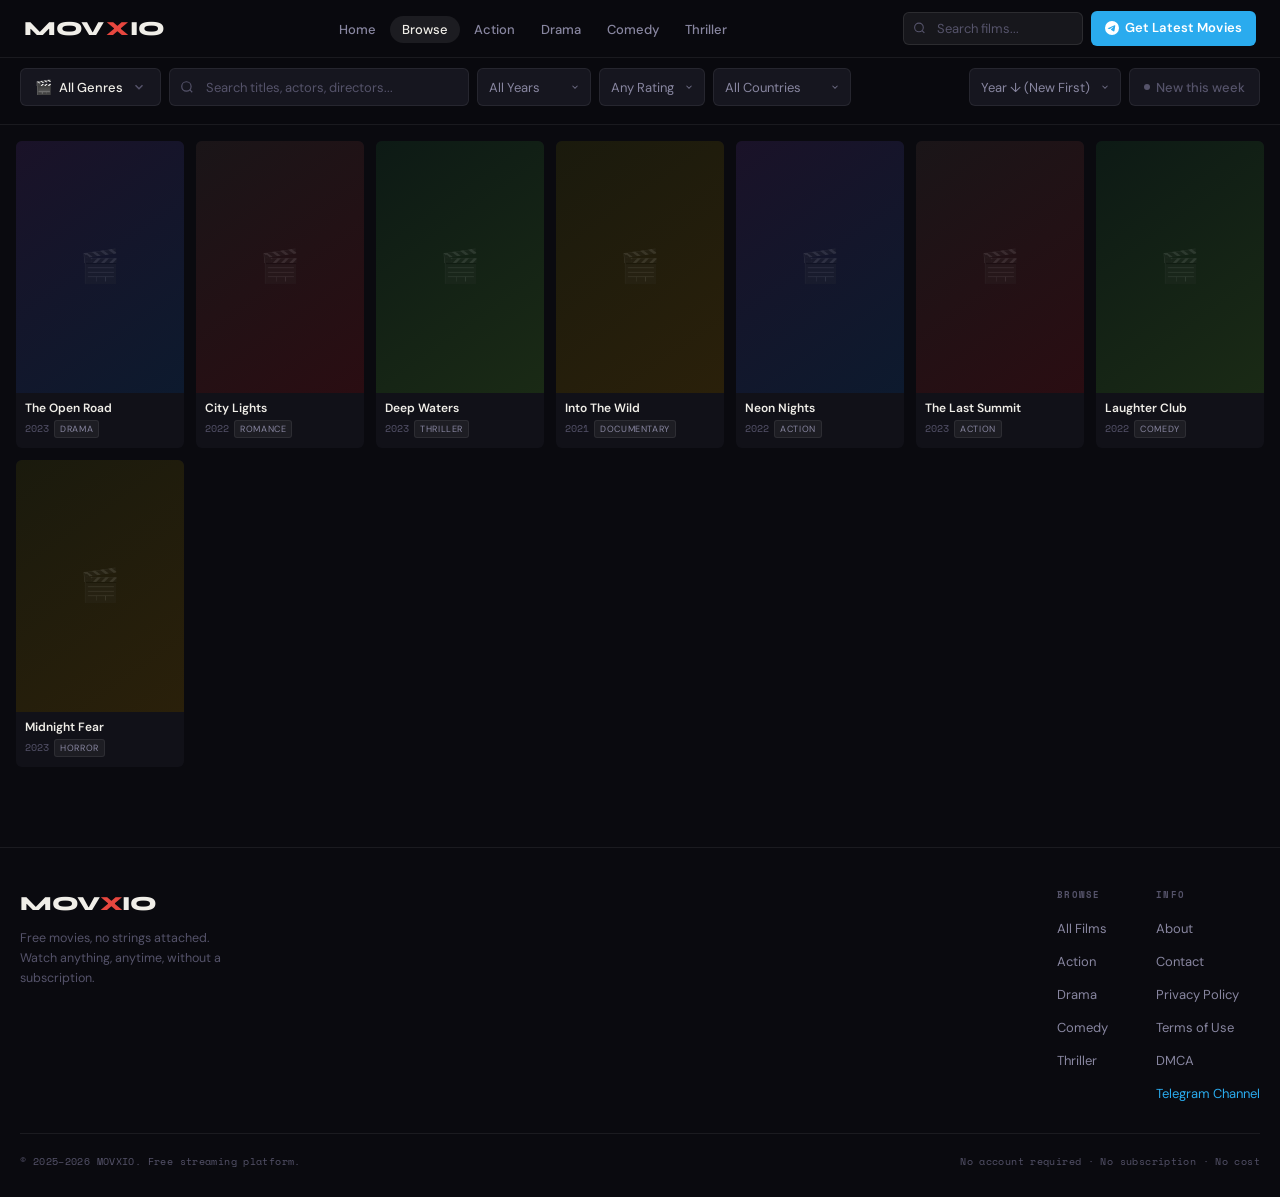
<file: browse.html>
<!DOCTYPE html>
<html lang="en">
<head>
<meta charset="UTF-8">
<meta name="viewport" content="width=device-width, initial-scale=1.0, viewport-fit=cover">
<title>Browse Films — MOVXIO</title>
<meta name="description" content="Browse and search thousands of free movies on MOVXIO. Filter by genre, country, year and language. No sign-up needed.">
<meta name="robots" content="index, follow">
<meta name="author" content="MOVXIO">
<link rel="canonical" href="https://movxio.com/browse.html">
<meta property="og:title" content="Browse Free Movies — MOVXIO">
<meta property="og:description" content="Browse and search thousands of free movies. Filter by genre, country, year. No sign-up needed.">
<meta property="og:type" content="website">
<meta property="og:url" content="https://movxio.com/browse.html">
<meta property="og:site_name" content="MOVXIO">
<meta name="twitter:card" content="summary_large_image">
<meta name="twitter:site" content="@movxio">
<link rel="icon" type="image/png" sizes="32x32" href="/favicon-32x32.png">
<link rel="shortcut icon" href="/favicon.ico">
<link rel="preconnect" href="https://fonts.googleapis.com">
<link rel="preconnect" href="https://fonts.gstatic.com" crossorigin>
<link rel="preload" as="style" href="https://fonts.googleapis.com/css2?family=Syne:wght@400;600;700;800&family=DM+Sans:ital,opsz,wght@0,9..40,300;0,9..40,400;0,9..40,500;1,9..40,300&family=Space+Mono:wght@400;700&display=swap">
<link href="https://fonts.googleapis.com/css2?family=Syne:wght@400;600;700;800&family=DM+Sans:ital,opsz,wght@0,9..40,300;0,9..40,400;0,9..40,500;1,9..40,300&family=Space+Mono:wght@400;700&display=swap" rel="stylesheet">
<style>
:root {
  --bg: #0a0a0f; --surface: #111118; --surface2: #16161f;
  --border: rgba(255,255,255,0.07); --text: #f0eee8;
  --text-muted: #55536a; --text-dim: #8886a0;
  --accent: #e8473f; --gold: #f5c518; --blue: #3d7fff;
  --green: #2dd4a0;
}
*, *::before, *::after { box-sizing: border-box; margin: 0; padding: 0; }
html { scroll-behavior: smooth; }
body {
  background: var(--bg); color: var(--text);
  font-family: 'DM Sans', sans-serif; font-size: 15px; line-height: 1.6;
  overflow-x: hidden; padding-bottom: 64px;
}
a { color: inherit; text-decoration: none; }
img { display: block; max-width: 100%; }

/* ── NAV ── */
nav {
  position: fixed; top: 0; left: 0; right: 0; z-index: 100;
  display: flex; align-items: center; justify-content: space-between;
  padding: 0 24px; height: 58px;
  background: rgba(10,10,15,0.97); backdrop-filter: blur(16px);
  -webkit-backdrop-filter: blur(16px);
  border-bottom: 1px solid var(--border);
}
.nav-logo {
  font-family: 'Syne', sans-serif; font-weight: 800; font-size: 20px;
  letter-spacing: -0.5px; color: var(--text); display: flex; align-items: center; gap: 2px;
  flex-shrink: 0;
}
.nav-logo span { color: var(--accent); }
.nav-links { display: flex; align-items: center; gap: 2px; list-style: none; margin: 0 12px; }
.nav-links a {
  font-size: 13px; font-weight: 500; color: var(--text-dim);
  padding: 5px 12px; border-radius: 40px; transition: all 0.15s;
}
.nav-links a:hover { color: var(--text); background: rgba(255,255,255,0.06); }
.nav-links a.active { color: var(--text); background: rgba(255,255,255,0.08); }
.nav-right { display: flex; align-items: center; gap: 8px; }

/* Nav Search */
.nav-search { position: relative; }
.nav-search input {
  background: rgba(255,255,255,0.06); border: 1px solid rgba(255,255,255,0.09);
  color: var(--text); padding: 7px 14px 7px 33px; border-radius: 6px;
  font-size: 13px; font-family: 'DM Sans', sans-serif; outline: none;
  width: 180px; transition: all 0.2s;
}
.nav-search input:focus { width: 220px; border-color: rgba(255,255,255,0.18); }
.nav-search input::placeholder { color: var(--text-muted); }
.nav-search svg { position: absolute; left: 10px; top: 50%; transform: translateY(-50%); width: 13px; color: var(--text-muted); pointer-events: none; }
.btn-tg-nav {
  display: inline-flex; align-items: center; gap: 6px;
  background: #2AABEE; color: #fff;
  font-family: 'DM Sans', sans-serif; font-size: 13px; font-weight: 600;
  padding: 7px 14px; border-radius: 6px; white-space: nowrap;
  transition: background 0.2s; letter-spacing: 0.01em; flex-shrink: 0;
}
.btn-tg-nav:hover { background: #1d96d6; }
@media (max-width: 900px) { .btn-tg-nav { display: none; } }

/* Hamburger */
.hamburger {
  display: none; flex-direction: column; gap: 5px; cursor: pointer;
  padding: 8px; min-width: 44px; min-height: 44px;
  align-items: center; justify-content: center; border-radius: 6px; transition: background 0.2s;
}
.hamburger span { width: 22px; height: 2px; background: var(--text-dim); border-radius: 2px; transition: all 0.25s; display: block; }
.hamburger.open span:nth-child(1) { transform: translateY(7px) rotate(45deg); }
.hamburger.open span:nth-child(2) { opacity: 0; transform: scaleX(0); }
.hamburger.open span:nth-child(3) { transform: translateY(-7px) rotate(-45deg); }

/* Mobile nav */
.mobile-nav {
  display: none; position: fixed; top: 58px; left: 0; right: 0; z-index: 99;
  background: rgba(10,10,15,0.98); backdrop-filter: blur(16px);
  border-bottom: 1px solid var(--border);
  padding: 8px 16px 16px; flex-direction: column; gap: 2px;
  animation: slideDown 0.18s ease;
}
@keyframes slideDown { from { opacity:0; transform:translateY(-6px); } to { opacity:1; transform:translateY(0); } }
.mobile-nav.open { display: flex; }
.mobile-nav a {
  display: flex; align-items: center; padding: 12px 14px;
  border-radius: 6px; font-size: 14px; font-weight: 500;
  color: var(--text-dim); transition: all 0.15s; min-height: 44px;
}
.mobile-nav a:hover { color: var(--text); background: rgba(255,255,255,0.05); }
.mobile-nav a.active { color: var(--text); background: rgba(232,71,63,0.08); }
.mobile-nav-divider { height: 1px; background: var(--border); margin: 4px 0; }
.mobile-search { padding: 6px 0 4px; }
.mobile-search input {
  width: 100%; background: var(--surface); border: 1px solid var(--border);
  color: var(--text); padding: 11px 14px; border-radius: 6px;
  font-size: 14px; font-family: 'DM Sans', sans-serif; outline: none;
}
.mobile-search input::placeholder { color: var(--text-muted); }

/* ── BOTTOM NAV ── */
.bottom-nav {
  position: fixed; bottom: 0; left: 0; right: 0; z-index: 200;
  height: 60px;
  padding-bottom: env(safe-area-inset-bottom, 0px);
  background: rgba(10,10,15,0.98); backdrop-filter: blur(16px);
  -webkit-backdrop-filter: blur(16px); border-top: 1px solid var(--border);
  display: flex; align-items: stretch;
}
.bottom-nav-item {
  flex: 1; display: flex; flex-direction: column; align-items: center;
  justify-content: center; gap: 3px; text-decoration: none;
  color: var(--text-muted); font-family: 'DM Sans', sans-serif;
  font-size: 10px; font-weight: 500; transition: color 0.15s; cursor: pointer;
  border: none; background: none;
}
.bottom-nav-item svg { width: 20px; height: 20px; }
.bottom-nav-item.active { color: var(--accent); }
.bottom-nav-item:hover { color: var(--text); }
@media (min-width: 768px) { .bottom-nav { display: none; } body { padding-bottom: 0; } }
body { padding-bottom: calc(60px + env(safe-area-inset-bottom, 0px)); }
@media (min-width: 768px) { body { padding-bottom: 0; } }

/* ── FILTERS AREA ── */
.filters-area {
  position: sticky; top: 58px; z-index: 50;
  background: rgba(10,10,15,0.97); backdrop-filter: blur(16px);
  -webkit-backdrop-filter: blur(16px);
  border-bottom: 1px solid var(--border);
  padding: 10px 20px;
}
.filters-row {
  max-width: 1400px; margin: 0 auto;
  display: flex; align-items: center; gap: 8px; flex-wrap: wrap;
}

/* Genre dropdown btn */
.genre-dropdown-btn {
  display: inline-flex; align-items: center; gap: 7px;
  padding: 8px 14px; border-radius: 6px;
  border: 1px solid var(--border); background: var(--surface2);
  color: var(--text); font-size: 13px; font-weight: 500;
  cursor: pointer; transition: all 0.15s; font-family: 'DM Sans', sans-serif;
  height: 38px; user-select: none; flex-shrink: 0; white-space: nowrap;
}
.genre-dropdown-btn:hover { border-color: rgba(255,255,255,0.2); }
.genre-dropdown-btn.open { border-color: var(--accent); }
.genre-dropdown-btn .btn-icon-left { font-size: 14px; }
.genre-dropdown-btn .btn-badge {
  background: var(--accent); color: #fff; font-size: 9px; font-weight: 700;
  padding: 1px 6px; border-radius: 20px; font-family: 'Space Mono', monospace; display: none;
}
.genre-dropdown-btn .btn-badge.show { display: inline-block; }
.genre-dropdown-btn .chevron {
  width: 14px; height: 14px; flex-shrink: 0; color: var(--text-muted);
  transition: transform 0.2s; margin-left: 2px;
}
.genre-dropdown-btn.open .chevron { transform: rotate(180deg); }

/* Dropdown panel */
.genre-dropdown-panel {
  position: absolute; top: calc(100% + 6px); left: 0; z-index: 200;
  background: var(--surface2); border: 1px solid rgba(255,255,255,0.1);
  border-radius: 10px; padding: 8px;
  width: 520px; max-width: calc(100vw - 32px);
  box-shadow: 0 16px 48px rgba(0,0,0,0.7);
  backdrop-filter: blur(24px);
  display: none; animation: dropIn 0.18s cubic-bezier(0.34,1.2,0.64,1);
}
.genre-dropdown-panel.open { display: block; }
@keyframes dropIn { from { opacity:0; transform:translateY(-6px) scale(0.98); } to { opacity:1; transform:translateY(0) scale(1); } }
.gdp-header {
  display: flex; align-items: center; justify-content: space-between;
  padding: 4px 6px 8px; border-bottom: 1px solid var(--border); margin-bottom: 8px;
}
.gdp-header-title { font-family: 'Space Mono', monospace; font-size: 9px; text-transform: uppercase; letter-spacing: 0.12em; color: var(--text-muted); }
.gdp-clear { background: none; border: none; color: var(--text-muted); font-size: 12px; cursor: pointer; font-family: 'DM Sans', sans-serif; padding: 2px 8px; border-radius: 4px; transition: color 0.15s; }
.gdp-clear:hover { color: var(--accent); }
.gdp-section { margin-bottom: 8px; }
.gdp-section-label { font-family: 'Space Mono', monospace; font-size: 8px; text-transform: uppercase; letter-spacing: 0.12em; color: var(--text-muted); padding: 2px 6px 5px; opacity: 0.6; }
.gdp-grid { display: flex; flex-wrap: wrap; gap: 4px; padding: 0 2px 2px; }
.gdp-pill {
  display: inline-flex; align-items: center; gap: 5px;
  padding: 5px 11px; border-radius: 40px;
  border: 1px solid var(--border); background: var(--surface);
  font-size: 12px; font-weight: 500; color: var(--text-dim);
  cursor: pointer; transition: all 0.12s; white-space: nowrap;
  font-family: 'DM Sans', sans-serif; line-height: 1;
}
.gdp-pill:hover { border-color: rgba(255,255,255,0.2); color: var(--text); }
.gdp-pill.active { background: var(--accent); border-color: var(--accent); color: #fff; }
.gdp-pill .icon { font-size: 11px; }

/* Filter selects */
.filter-select {
  background: var(--surface2); border: 1px solid var(--border);
  color: var(--text-dim); padding: 0 30px 0 11px; border-radius: 6px;
  font-size: 13px; font-family: 'DM Sans', sans-serif; outline: none;
  cursor: pointer; transition: all 0.15s; height: 38px;
  -webkit-appearance: none; appearance: none;
  background-image: url("data:image/svg+xml,%3Csvg xmlns='http://www.w3.org/2000/svg' width='10' height='10' viewBox='0 0 24 24' fill='none' stroke='%236b6980' stroke-width='2.5'%3E%3Cpath d='M6 9l6 6 6-6'/%3E%3C/svg%3E");
  background-repeat: no-repeat; background-position: right 10px center;
  background-color: var(--surface2);
  flex-shrink: 0;
}
.filter-select:focus { border-color: var(--accent); color: var(--text); }

/* Search */
.search-box { position: relative; flex: 1; min-width: 160px; max-width: 300px; }
.search-box svg { position: absolute; left: 11px; top: 50%; transform: translateY(-50%); width: 14px; color: var(--text-muted); pointer-events: none; }
.search-box input {
  width: 100%; background: var(--surface2); border: 1px solid var(--border);
  color: var(--text); padding: 0 14px 0 36px; border-radius: 6px;
  font-size: 13px; font-family: 'DM Sans', sans-serif; outline: none;
  transition: border 0.15s; height: 38px;
}
.search-box input::placeholder { color: var(--text-muted); }
.search-box input:focus { border-color: var(--accent); }

/* Sort + New this week on right */
.filters-right { display: flex; align-items: center; gap: 8px; margin-left: auto; }
.new-week-chip {
  display: inline-flex; align-items: center; gap: 6px;
  height: 38px; padding: 0 14px; border-radius: 6px; font-size: 13px;
  font-family: 'DM Sans', sans-serif; font-weight: 500;
  cursor: pointer; border: 1px solid var(--border);
  background: var(--surface2); color: var(--text-muted);
  transition: all 0.15s; white-space: nowrap;
}
.new-week-chip:hover { color: var(--text); }
.new-week-chip.active {
  background: rgba(45,212,160,0.1); border-color: rgba(45,212,160,0.35); color: #2dd4a0;
}
.new-week-chip .dot { width: 6px; height: 6px; border-radius: 50%; background: currentColor; flex-shrink: 0; }

/* Active filter chips */
.active-chips {
  max-width: 1400px; margin: 0 auto; display: flex; flex-wrap: wrap; gap: 5px;
  padding: 8px 20px 0;
}
.filter-chip {
  display: inline-flex; align-items: center; gap: 5px;
  background: rgba(232,71,63,0.08); border: 1px solid rgba(232,71,63,0.2);
  border-radius: 40px; padding: 3px 10px; font-size: 11.5px; color: #ff8a82;
  cursor: pointer; transition: all 0.12s; font-family: 'DM Sans', sans-serif;
}
.filter-chip:hover { background: rgba(232,71,63,0.16); }
.filter-chip .x { font-size: 14px; line-height: 1; opacity: 0.7; }

/* ── CONTENT AREA ── */
.content-area {
  max-width: 1400px; margin: 0 auto;
  padding: 16px 16px 80px;
}
@media (max-width: 600px) { .content-area { padding: 12px 10px 140px; } }

/* ── FILM GRID ── */
.film-grid {
  display: grid;
  grid-template-columns: repeat(auto-fill, minmax(148px, 1fr));
  gap: 12px;
}
@media (max-width: 600px) {
  .film-grid { grid-template-columns: repeat(3, 1fr); gap: 8px; }
}
@media (max-width: 380px) {
  .film-grid { grid-template-columns: repeat(2, 1fr); gap: 8px; }
}

/* ── FILM CARD ── */
.film-card {
  position: relative; border-radius: 6px; overflow: hidden;
  cursor: pointer; transition: transform 0.2s ease; background: var(--surface);
  display: flex; flex-direction: column;
}
.film-card:hover { transform: translateY(-3px); }
.card-thumb { position: relative; aspect-ratio: 2/3; overflow: hidden; background: var(--surface2); flex-shrink: 0; }
.card-thumb img { width: 100%; height: 100%; object-fit: cover; transition: transform 0.35s ease; }
.film-card:hover .card-thumb img { transform: scale(1.04); }
.card-thumb-placeholder { width: 100%; height: 100%; display: flex; align-items: center; justify-content: center; }
.placeholder-1 { background: linear-gradient(145deg, #1a1228, #0d1a2e); }
.placeholder-2 { background: linear-gradient(145deg, #1a1518, #2a0d12); }
.placeholder-3 { background: linear-gradient(145deg, #0d1a15, #1a2a15); }
.placeholder-4 { background: linear-gradient(145deg, #1a1a0d, #2a200a); }
.placeholder-icon { font-size: 32px; opacity: 0.12; }

/* Rating badge — top left on thumbnail, always visible */
.card-rating {
  position: absolute; top: 6px; left: 6px; z-index: 3;
  background: rgba(0,0,0,0.75); backdrop-filter: blur(4px);
  border-radius: 4px; padding: 2px 6px;
  display: flex; align-items: center; gap: 3px;
  font-family: 'Space Mono', monospace; font-size: 10px;
  font-weight: 700; color: var(--gold);
  border: 1px solid rgba(245,197,24,0.2);
}
.card-rating svg { width: 9px; height: 9px; fill: var(--gold); }

/* Content type badge — bottom right on thumbnail */
.card-type {
  position: absolute; bottom: 6px; right: 6px; z-index: 3;
  background: rgba(0,0,0,0.8); backdrop-filter: blur(4px);
  border-radius: 3px; padding: 2px 6px;
  font-family: 'Space Mono', monospace; font-size: 8px;
  font-weight: 700; letter-spacing: 0.06em; color: rgba(255,255,255,0.85);
}
.card-type.movie { color: #a0d0ff; }
.card-type.tv { color: #a0ffcc; }

/* Badge (New, Hot, etc) — top right corner */
.card-badge {
  position: absolute; top: 6px; right: 6px; z-index: 3;
  font-family: 'Space Mono', monospace; font-size: 7.5px; font-weight: 700;
  padding: 2px 7px; border-radius: 3px; letter-spacing: 0.08em; text-transform: uppercase;
  background: var(--accent); color: #fff;
}
.card-badge.new { background: var(--green); color: #000; }
.card-badge.classic { background: var(--gold); color: #000; }
.card-badge.coming { background: var(--blue); }

/* Hover overlay — just play button */
.card-overlay {
  position: absolute; inset: 0; z-index: 2;
  background: rgba(0,0,0,0.45);
  display: flex; align-items: center; justify-content: center;
  opacity: 0; transition: opacity 0.2s;
}
.film-card:hover .card-overlay { opacity: 1; }
@media (hover: none) { .card-overlay { display: none; } }
.card-play {
  width: 44px; height: 44px; border-radius: 50%;
  background: rgba(232,71,63,0.9); display: flex; align-items: center; justify-content: center;
  box-shadow: 0 4px 20px rgba(232,71,63,0.5);
  transform: scale(0.85); transition: transform 0.15s;
}
.film-card:hover .card-play { transform: scale(1); }
.card-play svg { width: 16px; height: 16px; fill: #fff; margin-left: 2px; }

/* Watchlist btn */
.card-wl-btn {
  position: absolute; bottom: 6px; left: 6px; z-index: 4;
  width: 28px; height: 28px; border-radius: 4px;
  background: rgba(0,0,0,0.72); backdrop-filter: blur(6px);
  border: 1px solid rgba(255,255,255,0.1);
  display: flex; align-items: center; justify-content: center;
  cursor: pointer; opacity: 0; transition: opacity 0.15s, background 0.15s;
}
.film-card:hover .card-wl-btn { opacity: 1; }
@media (hover: none) { .card-wl-btn { opacity: 1; } }
.card-wl-btn:hover { background: rgba(232,184,75,0.2); border-color: var(--gold); }
.card-wl-btn svg { width: 13px; fill: none; stroke: rgba(255,255,255,0.8); stroke-width: 2; }
.card-wl-btn.saved svg { fill: var(--gold); stroke: var(--gold); }

/* Card info below poster */
.card-info { padding: 8px 9px 10px; flex: 1; }
.card-title {
  font-family: 'DM Sans', sans-serif; font-weight: 600; font-size: 12px;
  color: var(--text); white-space: nowrap; overflow: hidden; text-overflow: ellipsis;
  margin-bottom: 3px; line-height: 1.3;
}
.card-meta {
  display: flex; align-items: center; gap: 5px;
  font-size: 11px; color: var(--text-muted); flex-wrap: wrap;
}
.card-year { font-family: 'Space Mono', monospace; font-size: 10px; }
.card-genre-tag {
  background: rgba(255,255,255,0.05); border: 1px solid var(--border);
  border-radius: 3px; padding: 1px 5px; font-size: 9px;
  color: var(--text-dim); text-transform: uppercase; letter-spacing: 0.07em;
}
.card-actors {
  display: flex; flex-wrap: wrap; gap: 3px; margin-top: 4px;
}
.card-actor-tag {
  font-size: 9px; color: var(--text-muted); cursor: pointer;
  padding: 1px 5px; border-radius: 3px;
  border: 1px solid rgba(255,255,255,0.06);
  background: rgba(255,255,255,0.03);
  white-space: nowrap; overflow: hidden; text-overflow: ellipsis;
  max-width: 90px; transition: color 0.12s, border-color 0.12s;
  font-family: 'DM Sans', sans-serif;
}
.card-actor-tag:hover { color: var(--accent); border-color: rgba(232,71,63,0.3); }

/* ── EMPTY + SKELETON ── */
.empty-state { grid-column: 1/-1; text-align: center; padding: 60px 20px; color: var(--text-muted); }
.empty-state .icon { font-size: 44px; margin-bottom: 14px; opacity: 0.4; }
.empty-state h3 { font-family: 'Syne', sans-serif; font-size: 18px; font-weight: 700; color: var(--text-dim); margin-bottom: 6px; }
.empty-state p { font-size: 13px; }
.empty-state button { margin-top: 14px; background: var(--accent); color: #fff; border: none; padding: 9px 20px; border-radius: 6px; font-size: 13px; font-weight: 600; cursor: pointer; font-family: 'DM Sans', sans-serif; }
.skeleton { background: linear-gradient(90deg, var(--surface) 25%, var(--surface2) 50%, var(--surface) 75%); background-size: 200% 100%; animation: shimmer 1.4s infinite; border-radius: 6px; aspect-ratio: 2/3; }
@keyframes shimmer { 0%{background-position:200% 0}100%{background-position:-200% 0} }

/* ── PAGINATION ── */
.pagination-wrap {
  display: flex; align-items: center; justify-content: center;
  flex-wrap: wrap; gap: 6px;
  padding: 32px 0 16px;
}
@media (max-width: 767px) {
  .pagination-wrap { padding-bottom: 36px; gap: 4px; }
}
.pg-btn {
  display: inline-flex; align-items: center; justify-content: center;
  min-width: 38px; height: 38px; padding: 0 6px;
  border-radius: 6px; border: 1px solid var(--border);
  background: var(--surface); color: var(--text-dim);
  font-family: 'Space Mono', monospace; font-size: 12px; font-weight: 700;
  cursor: pointer; transition: all 0.15s;
  touch-action: manipulation; -webkit-tap-highlight-color: transparent;
  user-select: none;
}
.pg-btn:hover { border-color: rgba(255,255,255,0.22); color: var(--text); background: var(--surface2); }
.pg-btn:active { transform: scale(0.95); }
.pg-btn.active {
  background: var(--accent); border-color: var(--accent);
  color: #fff; cursor: default;
}
.pg-btn.disabled { opacity: 0.3; cursor: not-allowed; pointer-events: none; }
.pg-btn.pg-prev, .pg-btn.pg-next { gap: 5px; padding: 0 14px; font-size: 11px; font-family: 'DM Sans', sans-serif; font-weight: 600; }
.pg-ellipsis {
  display: inline-flex; align-items: center; justify-content: center;
  min-width: 32px; height: 38px; color: var(--text-muted);
  font-family: 'Space Mono', monospace; font-size: 12px; user-select: none;
}


/* ── FOOTER ── */
footer { border-top: 1px solid var(--border); padding: 40px 20px 28px; }
.footer-inner { max-width: 1400px; margin: 0 auto; display: flex; align-items: flex-start; justify-content: space-between; gap: 40px; flex-wrap: wrap; }
.footer-brand .logo { font-family: 'Syne', sans-serif; font-weight: 800; font-size: 20px; letter-spacing: -0.5px; color: var(--text); margin-bottom: 8px; }
.footer-brand .logo span { color: var(--accent); }
.footer-brand p { font-size: 12.5px; color: var(--text-muted); max-width: 220px; line-height: 1.6; }
.footer-links { display: flex; gap: 48px; flex-wrap: wrap; }
.footer-col h4 { font-family: 'Space Mono', monospace; font-size: 8.5px; text-transform: uppercase; letter-spacing: 0.15em; color: var(--text-muted); margin-bottom: 14px; }
.footer-col ul { list-style: none; display: flex; flex-direction: column; gap: 9px; }
.footer-col ul li a { font-size: 13px; color: var(--text-dim); transition: color 0.15s; }
.footer-col ul li a:hover { color: var(--text); }
.footer-bottom { max-width: 1400px; margin: 28px auto 0; padding-top: 20px; border-top: 1px solid var(--border); display: flex; align-items: center; justify-content: space-between; gap: 12px; flex-wrap: wrap; }
.footer-bottom p { font-family: 'Space Mono', monospace; font-size: 9.5px; color: var(--text-muted); letter-spacing: 0.04em; }

/* ── WATCHLIST HEADER ── */
.watchlist-header { padding: 80px 20px 0; max-width: 1400px; margin: 0 auto; display: none; }
.watchlist-header.show { display: block; }
.wl-title { font-family: 'Syne', sans-serif; font-weight: 800; font-size: 26px; letter-spacing: -0.03em; margin-bottom: 4px; }
.wl-sub { font-size: 13px; color: var(--text-muted); margin-bottom: 12px; }
.wl-clear-btn { background: none; border: 1px solid var(--border); color: var(--text-muted); padding: 7px 14px; border-radius: 6px; font-size: 12px; cursor: pointer; font-family: 'DM Sans', sans-serif; transition: all 0.15s; }
.wl-clear-btn:hover { border-color: var(--accent); color: var(--accent); }

/* ── RESPONSIVE NAV ── */
@media (max-width: 900px) {
  nav { padding: 0 16px; }
  .nav-links { display: none; }
  .nav-search { display: none; }
  .hamburger { display: flex; }
  .filters-area { padding: 8px 12px; top: 58px; }
  .filters-right { flex-shrink: 0; }
}
@media (max-width: 600px) {
  .filters-row { gap: 6px; }
  .filter-select { font-size: 12px; }
  .genre-dropdown-btn { font-size: 12px; padding: 7px 11px; }
  .new-week-chip { display: none; }
  .filter-country { display: none; }
}
</style>
<!-- ══ ADSTERRA POPUNDER ══ -->
<script src="https://pl29519727.effectivecpmnetwork.com/c1/6f/25/c16f25aebc35d4d1e76a8986f80e85e8.js"></script>
</head>
<body>

<!-- ── NAV ── -->
<nav>
  <a href="index.html" class="nav-logo">MOV<span>X</span>IO</a>
  <ul class="nav-links">
    <li><a href="index.html">Home</a></li>
    <li><a href="browse.html" class="active">Browse</a></li>
    <li><a href="browse.html?genre=action">Action</a></li>
    <li><a href="browse.html?genre=drama">Drama</a></li>
    <li><a href="browse.html?genre=comedy">Comedy</a></li>
    <li><a href="browse.html?genre=thriller">Thriller</a></li>
  </ul>
  <div class="nav-right">
    <div class="nav-search">
      <svg viewBox="0 0 24 24" fill="none" stroke="currentColor" stroke-width="2"><circle cx="11" cy="11" r="8"/><path d="m21 21-4.35-4.35"/></svg>
      <input type="text" id="navSearchInput" placeholder="Search films..." onkeydown="if(event.key==='Enter')applyNavSearch()" autocomplete="off">
    </div>
    <a href="https://t.me/movxiomovies" target="_blank" rel="noopener" class="btn-tg-nav">
      <svg viewBox="0 0 24 24" width="14" height="14" fill="currentColor"><path d="M11.944 0A12 12 0 0 0 0 12a12 12 0 0 0 12 12 12 12 0 0 0 12-12A12 12 0 0 0 12 0a12 12 0 0 0-.056 0zm4.962 7.224c.1-.002.321.023.465.14a.506.506 0 0 1 .171.325c.016.093.036.306.02.472-.18 1.898-.962 6.502-1.36 8.627-.168.9-.499 1.201-.82 1.23-.696.065-1.225-.46-1.9-.902-1.056-.693-1.653-1.124-2.678-1.8-1.185-.78-.417-1.21.258-1.91.177-.184 3.247-2.977 3.307-3.23.007-.032.014-.15-.056-.212s-.174-.041-.249-.024c-.106.024-1.793 1.14-5.061 3.345-.48.33-.913.49-1.302.48-.428-.008-1.252-.241-1.865-.44-.752-.245-1.349-.374-1.297-.789.027-.216.325-.437.893-.663 3.498-1.524 5.83-2.529 6.998-3.014 3.332-1.386 4.025-1.627 4.476-1.635z"/></svg>
      Get Latest Movies
    </a>
    <div class="hamburger" onclick="toggleMenu()"><span></span><span></span><span></span></div>
  </div>
</nav>

<!-- Mobile nav -->
<div class="mobile-nav" id="mobileNav">
  <div class="mobile-search">
    <input type="text" id="mobileSearchInput" placeholder="Search films..." onkeydown="if(event.key==='Enter')applyMobileSearch()" autocomplete="off">
  </div>
  <div class="mobile-nav-divider"></div>
  <a href="index.html">Home</a>
  <a href="browse.html" class="active">Browse</a>
  <a href="browse.html?genre=action">Action</a>
  <a href="browse.html?genre=drama">Drama</a>
  <a href="browse.html?genre=comedy">Comedy</a>
  <a href="browse.html?genre=thriller">Thriller</a>
  <div class="mobile-nav-divider"></div>
  <a href="browse.html?watchlist=1">My Watchlist</a>
  <div class="mobile-nav-divider"></div>
  <a href="https://t.me/movxiomovies" target="_blank" rel="noopener" style="color:#2AABEE;gap:10px;">
    <svg viewBox="0 0 24 24" width="16" height="16" fill="#2AABEE" style="flex-shrink:0;"><path d="M11.944 0A12 12 0 0 0 0 12a12 12 0 0 0 12 12 12 12 0 0 0 12-12A12 12 0 0 0 12 0a12 12 0 0 0-.056 0zm4.962 7.224c.1-.002.321.023.465.14a.506.506 0 0 1 .171.325c.016.093.036.306.02.472-.18 1.898-.962 6.502-1.36 8.627-.168.9-.499 1.201-.82 1.23-.696.065-1.225-.46-1.9-.902-1.056-.693-1.653-1.124-2.678-1.8-1.185-.78-.417-1.21.258-1.91.177-.184 3.247-2.977 3.307-3.23.007-.032.014-.15-.056-.212s-.174-.041-.249-.024c-.106.024-1.793 1.14-5.061 3.345-.48.33-.913.49-1.302.48-.428-.008-1.252-.241-1.865-.44-.752-.245-1.349-.374-1.297-.789.027-.216.325-.437.893-.663 3.498-1.524 5.83-2.529 6.998-3.014 3.332-1.386 4.025-1.627 4.476-1.635z"/></svg>
    Get Latest Movies on Telegram
  </a>
</div>

<!-- Watchlist mode header -->
<div class="watchlist-header" id="watchlistHeader">
  <div class="wl-title">My Watchlist</div>
  <p class="wl-sub">Films you've saved to watch later.</p>
  <button class="wl-clear-btn" onclick="clearWatchlist()">Clear Watchlist</button>
</div>

<!-- ── STICKY FILTERS BAR ── -->
<div class="filters-area" style="margin-top:58px;">
  <div class="filters-row">

    <!-- Genre dropdown -->
    <div style="position:relative;flex-shrink:0;">
      <button class="genre-dropdown-btn" id="genreDropdownBtn" onclick="toggleGenreDropdown()">
        <span class="btn-icon-left" id="genreBtnIcon">🎬</span>
        <span id="genreBtnLabel">All Genres</span>
        <span class="btn-badge" id="genreBadge"></span>
        <svg class="chevron" viewBox="0 0 24 24" fill="none" stroke="currentColor" stroke-width="2.5"><path d="M6 9l6 6 6-6"/></svg>
      </button>

      <div class="genre-dropdown-panel" id="genreDropdownPanel">
        <div class="gdp-header">
          <span class="gdp-header-title">Select Genre</span>
          <button class="gdp-clear" onclick="clearGenreFilter()">Show All</button>
        </div>
        <div class="gdp-section">
          <div class="gdp-section-label">Popular</div>
          <div class="gdp-grid">
            <button class="gdp-pill active" data-genre="all"        onclick="setGenreDrop(this,'all','🎬','All Genres')">     <span class="icon">🎬</span> All</button>
            <button class="gdp-pill" data-genre="action"            onclick="setGenreDrop(this,'action','💥','Action')">       <span class="icon">💥</span> Action</button>
            <button class="gdp-pill" data-genre="comedy"            onclick="setGenreDrop(this,'comedy','😄','Comedy')">       <span class="icon">😄</span> Comedy</button>
            <button class="gdp-pill" data-genre="drama"             onclick="setGenreDrop(this,'drama','🎭','Drama')">         <span class="icon">🎭</span> Drama</button>
            <button class="gdp-pill" data-genre="thriller"          onclick="setGenreDrop(this,'thriller','🔪','Thriller')">   <span class="icon">🔪</span> Thriller</button>
            <button class="gdp-pill" data-genre="horror"            onclick="setGenreDrop(this,'horror','👻','Horror')">       <span class="icon">👻</span> Horror</button>
            <button class="gdp-pill" data-genre="romance"           onclick="setGenreDrop(this,'romance','💖','Romance')">     <span class="icon">💖</span> Romance</button>
            <button class="gdp-pill" data-genre="sci-fi"            onclick="setGenreDrop(this,'sci-fi','🚀','Sci-Fi')">       <span class="icon">🚀</span> Sci-Fi</button>
            <button class="gdp-pill" data-genre="crime"             onclick="setGenreDrop(this,'crime','🔫','Crime')">         <span class="icon">🔫</span> Crime</button>
            <button class="gdp-pill" data-genre="animation"         onclick="setGenreDrop(this,'animation','🎨','Animation')"> <span class="icon">🎨</span> Animation</button>
          </div>
        </div>
        <div class="gdp-section">
          <div class="gdp-section-label">More Genres</div>
          <div class="gdp-grid">
            <button class="gdp-pill" data-genre="action-adventure" onclick="setGenreDrop(this,'action-adventure','🎬','Action &amp; Adventure')"><span class="icon">🎬</span> Action &amp; Adventure</button>
            <button class="gdp-pill" data-genre="adventure"        onclick="setGenreDrop(this,'adventure','🌍','Adventure')">         <span class="icon">🌍</span> Adventure</button>
            <button class="gdp-pill" data-genre="biography"        onclick="setGenreDrop(this,'biography','📖','Biography')">         <span class="icon">📖</span> Biography</button>
            <button class="gdp-pill" data-genre="documentary"      onclick="setGenreDrop(this,'documentary','📽️','Documentary')">     <span class="icon">📽️</span> Documentary</button>
            <button class="gdp-pill" data-genre="family"           onclick="setGenreDrop(this,'family','👨‍👩‍👧','Family')">              <span class="icon">👨‍👩‍👧</span> Family</button>
            <button class="gdp-pill" data-genre="fantasy"          onclick="setGenreDrop(this,'fantasy','🧙','Fantasy')">             <span class="icon">🧙</span> Fantasy</button>
            <button class="gdp-pill" data-genre="history"          onclick="setGenreDrop(this,'history','🏛️','History')">             <span class="icon">🏛️</span> History</button>
            <button class="gdp-pill" data-genre="kungfu"           onclick="setGenreDrop(this,'kungfu','🥋','Kung Fu')">              <span class="icon">🥋</span> Kung Fu</button>
            <button class="gdp-pill" data-genre="music"            onclick="setGenreDrop(this,'music','🎵','Music')">                 <span class="icon">🎵</span> Music</button>
            <button class="gdp-pill" data-genre="mystery"          onclick="setGenreDrop(this,'mystery','🔍','Mystery')">             <span class="icon">🔍</span> Mystery</button>
            <button class="gdp-pill" data-genre="psychological"    onclick="setGenreDrop(this,'psychological','🧠','Psychological')"> <span class="icon">🧠</span> Psychological</button>
            <button class="gdp-pill" data-genre="sport"            onclick="setGenreDrop(this,'sport','⚽','Sport')">                 <span class="icon">⚽</span> Sport</button>
            <button class="gdp-pill" data-genre="war"              onclick="setGenreDrop(this,'war','💣','War')">                     <span class="icon">💣</span> War</button>
            <button class="gdp-pill" data-genre="western"          onclick="setGenreDrop(this,'western','🤠','Western')">             <span class="icon">🤠</span> Western</button>
            <button class="gdp-pill" data-genre="costume"          onclick="setGenreDrop(this,'costume','👘','Costume')">             <span class="icon">👘</span> Costume</button>
            <button class="gdp-pill" data-genre="film-noir"        onclick="setGenreDrop(this,'film-noir','🎞️','Film-Noir')">         <span class="icon">🎞️</span> Film-Noir</button>
            <button class="gdp-pill" data-genre="superhero"        onclick="setGenreDrop(this,'superhero','🦸','Superhero')">         <span class="icon">🦸</span> Superhero</button>
            <button class="gdp-pill" data-genre="short"            onclick="setGenreDrop(this,'short','⏱️','Short')">                 <span class="icon">⏱️</span> Short</button>
            <button class="gdp-pill" data-genre="sitcom"           onclick="setGenreDrop(this,'sitcom','📺','Sitcom')">               <span class="icon">📺</span> Sitcom</button>
            <button class="gdp-pill" data-genre="mythological"     onclick="setGenreDrop(this,'mythological','⚡','Mythological')">   <span class="icon">⚡</span> Mythological</button>
            <button class="gdp-pill" data-genre="musical"          onclick="setGenreDrop(this,'musical','🎤','Musical')">             <span class="icon">🎤</span> Musical</button>
          </div>
        </div>
        <div class="gdp-section">
          <div class="gdp-section-label">TV / Reality</div>
          <div class="gdp-grid">
            <button class="gdp-pill" data-genre="tv-show"   onclick="setGenreDrop(this,'tv-show','📺','TV Show')">     <span class="icon">📺</span> TV Show</button>
            <button class="gdp-pill" data-genre="tv-movie"  onclick="setGenreDrop(this,'tv-movie','📡','TV Movie')">   <span class="icon">📡</span> TV Movie</button>
            <button class="gdp-pill" data-genre="game-show" onclick="setGenreDrop(this,'game-show','🎮','Game-Show')"> <span class="icon">🎮</span> Game-Show</button>
            <button class="gdp-pill" data-genre="reality-tv" onclick="setGenreDrop(this,'reality-tv','🎭','Reality-TV')"><span class="icon">🎭</span> Reality-TV</button>
            <button class="gdp-pill" data-genre="talk-show" onclick="setGenreDrop(this,'talk-show','🎙️','Talk-Show')"> <span class="icon">🎙️</span> Talk-Show</button>
            <button class="gdp-pill" data-genre="news"      onclick="setGenreDrop(this,'news','📰','News')">           <span class="icon">📰</span> News</button>
          </div>
        </div>
        <div class="gdp-section">
          <div class="gdp-section-label">By Language / Region</div>
          <div class="gdp-grid">
            <button class="gdp-pill" data-genre="chinese"  onclick="setGenreDrop(this,'mandarin','CN','Chinese')">   <span class="icon">CN</span> Chinese</button>
            <button class="gdp-pill" data-genre="tamil"    onclick="setGenreDrop(this,'tamil','🇱🇰','தமிழ்')">     <span class="icon">🇱🇰</span> தமிழ்</button>
            <button class="gdp-pill" data-genre="hindi"    onclick="setGenreDrop(this,'hindi','🇮🇳','Hindi')">     <span class="icon">🇮🇳</span> Hindi</button>
            <button class="gdp-pill" data-genre="korean"   onclick="setGenreDrop(this,'korean','🇰🇷','Korean')">   <span class="icon">🇰🇷</span> Korean</button>
            <button class="gdp-pill" data-genre="japanese" onclick="setGenreDrop(this,'japanese','🇯🇵','Japanese')"><span class="icon">🇯🇵</span> Japanese</button>
            <button class="gdp-pill" data-genre="french"   onclick="setGenreDrop(this,'french','🇫🇷','French')">   <span class="icon">🇫🇷</span> French</button>
            <button class="gdp-pill" data-genre="spanish"  onclick="setGenreDrop(this,'spanish','🇪🇸','Spanish')"> <span class="icon">🇪🇸</span> Spanish</button>
          </div>
        </div>
      </div>
    </div>

    <!-- Search (also searches actors/directors via or= filter) -->
    <div class="search-box">
      <svg viewBox="0 0 24 24" fill="none" stroke="currentColor" stroke-width="2"><circle cx="11" cy="11" r="8"/><path d="m21 21-4.35-4.35"/></svg>
      <input type="text" id="searchInput" placeholder="Search titles, actors, directors..." oninput="onSearchInput()" autocomplete="off" spellcheck="false">
    </div>
    <!-- Hidden actor filter — set programmatically when clicking actor tags on cards -->
    <input type="hidden" id="actorInput" value="">

    <!-- Year -->
    <select class="filter-select" id="yearFilter" onchange="filterFilms()">
      <option value="">All Years</option>
      <option value="2026">2026</option>
      <option value="2025">2025</option>
      <option value="2024">2024</option>
      <option value="2023">2023</option>
      <option value="2022">2022</option>
      <option value="2021">2021</option>
      <option value="2020">2020</option>
      <option value="2019">2019</option>
      <option value="2018">2018</option>
      <option value="older">Before 2018</option>
    </select>

    <!-- IMDB Rating filter -->
    <select class="filter-select" id="ratingFilter" onchange="filterFilms()">
      <option value="0">Any Rating</option>
      <option value="5">5+ ★</option>
      <option value="6">6+ ★</option>
      <option value="7">7+ ★</option>
      <option value="8">8+ ★</option>
    </select>

    <!-- Country -->
    <select class="filter-select filter-country" id="countryFilter" onchange="filterFilms()">
      <option value="">All Countries</option>
      <option>United States</option><option>United Kingdom</option><option>Canada</option>
      <option>Australia</option><option>France</option><option>Germany</option>
      <option>Italy</option><option>Spain</option><option>Japan</option><option>South Korea</option>
      <option>China</option><option>India</option><option>Sri Lanka</option>
      <option>Brazil</option><option>Mexico</option><option>Sweden</option>
      <option>Norway</option><option>Denmark</option><option>Netherlands</option>
      <option>Ireland</option><option>New Zealand</option><option>Other</option>
    </select>

    <!-- Language -->
    <select class="filter-select" id="langFilter" onchange="filterFilms()" style="display:none;">
      <option value="">All Languages</option>
      <option value="english">English</option>
      <option value="mandarin">Mandarin</option>
      <option value="tamil">Tamil</option>
      <option value="hindi">Hindi</option>
      <option value="korean">Korean</option>
      <option value="japanese">Japanese</option>
      <option value="french">French</option>
      <option value="spanish">Spanish</option>
      <option value="german">German</option>
      <option value="chinese">Chinese</option>
    </select>

    <!-- Filters right -->
    <div class="filters-right">
      <select class="filter-select" id="sortFilter" onchange="filterFilms()">
        <option value="year_desc">Year ↓ (New First)</option>
        <option value="newest">Recently Added</option>
        <option value="oldest">Oldest Added</option>
        <option value="az">A → Z</option>
        <option value="za">Z → A</option>
        <option value="imdb">Top IMDb</option>
        <option value="views">Most Viewed</option>
        <option value="year_asc">Year ↑ (Old First)</option>
      </select>
      <button class="new-week-chip" id="newWeekChip" onclick="toggleNewThisWeek()" title="Show films added in the last 7 days">
        <span class="dot"></span>New this week
      </button>
    </div>
  </div>

  <!-- Active filter chips -->
  <div class="active-chips" id="activeFilters"></div>
</div>

<!-- ── CONTENT ── -->
<div class="content-area">
  <div class="film-grid" id="filmGrid">
    <div class="skeleton"></div><div class="skeleton"></div><div class="skeleton"></div>
    <div class="skeleton"></div><div class="skeleton"></div><div class="skeleton"></div>
    <div class="skeleton"></div><div class="skeleton"></div><div class="skeleton"></div>
    <div class="skeleton"></div><div class="skeleton"></div><div class="skeleton"></div>
  </div>
  <div id="paginationWrap" class="pagination-wrap" style="display:none;"></div>
</div>

<!-- ── FOOTER ── -->
<footer>
  <div class="footer-inner">
    <div class="footer-brand">
      <div class="logo">MOV<span>X</span>IO</div>
      <p>Free movies, no strings attached. Watch anything, anytime, without a subscription.</p>
    </div>
    <div class="footer-links">
      <div class="footer-col">
        <h4>Browse</h4>
        <ul>
          <li><a href="browse.html">All Films</a></li>
          <li><a href="browse.html?genre=action">Action</a></li>
          <li><a href="browse.html?genre=drama">Drama</a></li>
          <li><a href="browse.html?genre=comedy">Comedy</a></li>
          <li><a href="browse.html?genre=thriller">Thriller</a></li>
        </ul>
      </div>
      <div class="footer-col">
        <h4>Info</h4>
        <ul>
          <li><a href="about.html">About</a></li>
          <li><a href="mailto:hello@movxio.com">Contact</a></li>
          <li><a href="privacy.html">Privacy Policy</a></li>
          <li><a href="terms.html">Terms of Use</a></li>
          <li><a href="dmca.html">DMCA</a></li>
          <li><a href="https://t.me/movxiomovies" target="_blank" rel="noopener" style="color:#2AABEE;">Telegram Channel</a></li>
        </ul>
      </div>
    </div>
  </div>
  <div class="footer-bottom">
    <p>© 2025–2026 MOVXIO. Free streaming platform.</p>
    <p>No account required · No subscription · No cost</p>
  </div>
</footer>

<!-- ── BOTTOM NAV ── -->
<nav class="bottom-nav">
  <a href="index.html" class="bottom-nav-item">
    <svg viewBox="0 0 24 24" fill="none" stroke="currentColor" stroke-width="2"><path d="M3 9l9-7 9 7v11a2 2 0 0 1-2 2H5a2 2 0 0 1-2-2z"/><polyline points="9 22 9 12 15 12 15 22"/></svg>
    Home
  </a>
  <a href="browse.html" class="bottom-nav-item active">
    <svg viewBox="0 0 24 24" fill="none" stroke="currentColor" stroke-width="2"><circle cx="11" cy="11" r="8"/><path d="m21 21-4.35-4.35"/></svg>
    Browse
  </a>
  <a href="browse.html?watchlist=1" class="bottom-nav-item">
    <svg viewBox="0 0 24 24" fill="none" stroke="currentColor" stroke-width="2"><path d="M19 21l-7-5-7 5V5a2 2 0 0 1 2-2h10a2 2 0 0 1 2 2z"/></svg>
    Watchlist
  </a>
</nav>

<script>
// ── CONFIG ────────────────────────────────────────────────────
const SUPABASE_URL = localStorage.getItem('cv_url') || 'https://kncqgatjjcezlnwwikqm.supabase.co';
const SUPABASE_KEY = localStorage.getItem('cv_key') || 'eyJhbGciOiJIUzI1NiIsInR5cCI6IkpXVCJ9.eyJpc3MiOiJzdXBhYmFzZSIsInJlZiI6ImtuY3FnYXRqamNlemxud3dpa3FtIiwicm9sZSI6ImFub24iLCJpYXQiOjE3NzUwNjUxMzMsImV4cCI6MjA5MDY0MTEzM30.irNGQnC6SlSq2ozVHToq1TnBAs_fKdukJMPmaMB1wyc';
const FIELDS = 'id,title,year,genre,thumbnail_url,imdb_rating,badge,views,country,language,created_at,actors,slug';
const PLACEHOLDERS = ['placeholder-1','placeholder-2','placeholder-3','placeholder-4'];

// ── DEMO DATA (fallback when Supabase unavailable) ────────────
const DEMO = [
  { id:'demo1', title:'The Open Road',   year:2023, genre:'drama',       language:'English', country:'United States', thumbnail_url:'https://images.unsplash.com/photo-1489599849927-2ee91cede3ba?w=400&q=80', views:142, imdb_rating:7.2 },
  { id:'demo2', title:'City Lights',     year:2022, genre:'romance',     language:'English', country:'United Kingdom',thumbnail_url:'https://images.unsplash.com/photo-1440404653325-ab127d49abc1?w=400&q=80', views:98,  imdb_rating:6.8 },
  { id:'demo3', title:'Deep Waters',     year:2023, genre:'thriller',    language:'English', country:'United States', thumbnail_url:'https://images.unsplash.com/photo-1518929458119-e5bf444c30f4?w=400&q=80', views:210, imdb_rating:7.8 },
  { id:'demo4', title:'Into The Wild',   year:2021, genre:'documentary', language:'English', country:'Canada',        thumbnail_url:'https://images.unsplash.com/photo-1448375240586-882707db888b?w=400&q=80', views:54,  imdb_rating:8.1 },
  { id:'demo5', title:'Neon Nights',     year:2022, genre:'action',      language:'English', country:'United States', thumbnail_url:'https://images.unsplash.com/photo-1524712245354-2c4e5e7121c0?w=400&q=80', views:305, badge:'Hot', imdb_rating:6.5 },
  { id:'demo6', title:'The Last Summit', year:2023, genre:'action',      language:'English', country:'New Zealand',   thumbnail_url:'https://images.unsplash.com/photo-1464822759023-fed622ff2c3b?w=400&q=80', views:77,  badge:'New', imdb_rating:7.0 },
  { id:'demo7', title:'Laughter Club',   year:2022, genre:'comedy',      language:'English', country:'Australia',     thumbnail_url:'https://images.unsplash.com/photo-1485846234645-a62644f84728?w=400&q=80', views:188 },
  { id:'demo8', title:'Midnight Fear',   year:2023, genre:'horror',      language:'English', country:'United States', thumbnail_url:'https://images.unsplash.com/photo-1509248961158-e54f6934749c?w=400&q=80', views:421, badge:'Classic', imdb_rating:7.4 },
];

// ── UTILS ─────────────────────────────────────────────────────
function esc(s) { if(!s)return''; return String(s).replace(/&/g,'&amp;').replace(/</g,'&lt;').replace(/>/g,'&gt;').replace(/"/g,'&quot;'); }

function contentType(film) {
  const g = (film.genre||'').toLowerCase();
  if (g.includes('tv-show') || g.includes('sitcom') || g.includes('tv show')) return 'TV';
  if (g.includes('tv-movie')) return 'MOVIE';
  if (g.includes('documentary')) return 'DOC';
  return 'MOVIE';
}

// ── WATCHLIST ─────────────────────────────────────────────────
function getWatchlist() { try { return JSON.parse(localStorage.getItem('mvx_watchlist')||'[]'); } catch { return []; } }
function setWatchlist(l) { localStorage.setItem('mvx_watchlist', JSON.stringify(l)); }
function isInWatchlist(id) { return getWatchlist().includes(id); }
function toggleWatchlistItem(id) {
  let l = getWatchlist();
  if (l.includes(id)) l = l.filter(i => i !== id);
  else l.unshift(id);
  setWatchlist(l);
  return l.includes(id);
}
function clearWatchlist() {
  if (!confirm('Clear your entire watchlist?')) return;
  setWatchlist([]);
  fetchPage(currentPage);
}
function cardToggleWl(btn, id) {
  const saved = toggleWatchlistItem(id);
  btn.classList.toggle('saved', saved);
  btn.title = saved ? 'Remove from watchlist' : 'Add to watchlist';
  if (isWatchlistMode) fetchPage(currentPage);
}

// ── STATE ─────────────────────────────────────────────────────
let currentPage    = 1;
let totalCount     = 0;       // total rows matching current query (from Content-Range)
let currentGenre   = 'all';
let isWatchlistMode = false;
let isFeaturedMode  = false;
let isNewThisWeek   = false;
let isLoading       = false;
let _searchTimer    = null;   // debounce handle

function getPageSize() { return window.innerWidth >= 768 ? 56 : 42; }
function totalPages()  { return Math.max(1, Math.ceil(totalCount / getPageSize())); }

// ── BUILD SUPABASE QUERY URL ───────────────────────────────────
function buildQuery(page) {
  const q         = document.getElementById('searchInput').value.trim();
  const country   = document.getElementById('countryFilter').value;
  const year      = document.getElementById('yearFilter').value;
  const lang      = document.getElementById('langFilter').value;
  const sort      = document.getElementById('sortFilter').value;
  const minRating = parseFloat(document.getElementById('ratingFilter').value) || 0;
  const actor     = document.getElementById('actorInput').value.trim();
  const ps        = getPageSize();
  const offset    = (page - 1) * ps;

  const params = new URLSearchParams();
  params.set('select', FIELDS);

  // ── filters ──
  params.set('status', 'eq.active');

  if (isWatchlistMode) {
    const wl = getWatchlist();
    if (!wl.length) return null;                      // empty watchlist — skip fetch
    params.set('id', `in.(${wl.join(',')})`);
  } else if (isFeaturedMode) {
    params.set('featured', 'eq.true');
  } else if (isNewThisWeek) {
    const since = new Date(Date.now() - 7*24*60*60*1000).toISOString();
    params.set('created_at', `gte.${since}`);
  }

  if (currentGenre !== 'all') {
    // genre is stored as comma-separated string — use ilike for partial match
    params.set('genre', `ilike.*${currentGenre}*`);
  }

  // Escape special chars that break Supabase ilike filters
  function sbEsc(v) { return v.replace(/%/g,'\%').replace(/\*/g,'\*'); }

  // Supabase OR filter must be appended as a raw string: or=(col.ilike.*x*,col2.ilike.*x*)
  // URLSearchParams would double-encode the parens, so we track it separately
  let orFilter = null;

  if (q && !actor) {
    const qe = sbEsc(q);
    orFilter = `(title.ilike.*${qe}*,description.ilike.*${qe}*,director.ilike.*${qe}*,actors.ilike.*${qe}*)`;
  } else if (q && actor) {
    const qe = sbEsc(q);
    orFilter = `(title.ilike.*${qe}*,description.ilike.*${qe}*,director.ilike.*${qe}*)`;
  }

  if (actor) {
    // actors column contains comma-separated names — ilike partial match
    params.set('actors', `ilike.*${sbEsc(actor)}*`);
  }

  if (country) params.set('country', `ilike.*${country}*`);

  if (year === 'older') {
    params.set('year', 'lt.2018');
  } else if (year) {
    params.set('year', `eq.${year}`);
  }

  if (lang) params.set('language', `ilike.${lang}`);
  if (minRating) params.set('imdb_rating', `gte.${minRating}`);

  // ── sort ──
  const sortMap = {
    year_desc: 'year.desc,created_at.desc',
    year_asc:  'year.asc,created_at.desc',
    newest:    'created_at.desc',
    oldest:    'created_at.asc',
    az:        'title.asc',
    za:        'title.desc',
    imdb:      'imdb_rating.desc',
    views:     'views.desc',
  };
  params.set('order', sortMap[sort] || 'year.desc,created_at.desc');

  // ── pagination ──
  params.set('limit',  ps);
  params.set('offset', offset);

  const base = `${SUPABASE_URL}/rest/v1/films?${params.toString()}`;
  return orFilter ? `${base}&or=${orFilter}` : base;
}

// ── FETCH FROM SUPABASE ────────────────────────────────────────
async function fetchPage(page) {
  const url = buildQuery(page);

  // Watchlist mode with empty list — show empty state immediately
  if (url === null) {
    totalCount = 0;
    renderGrid([]);
    renderActiveFilters();
    return;
  }

  showSkeleton();
  isLoading = true;

  try {
    const res = await fetch(url, {
      headers: {
        'apikey': SUPABASE_KEY,
        'Authorization': `Bearer ${SUPABASE_KEY}`,
        'Prefer': 'count=exact',           // ask Supabase for total row count
      }
    });

    if (!res.ok) throw new Error('fetch failed');

    // Parse total count from Content-Range: 0-55/3421
    const cr = res.headers.get('Content-Range') || '';
    const match = cr.match(/\/([0-9]+)/);
    totalCount = match ? parseInt(match[1], 10) : 0;

    const films = await res.json();

    if (!films.length && page === 1 && !hasActiveFilters()) {
      // True empty DB with no filters — show demo cards so page isn't blank
      totalCount = DEMO.length;
      renderGrid(DEMO);
    } else {
      // Real results (or genuine empty search) — never inject demo cards
      renderGrid(films);
    }
  } catch (err) {
    console.warn('Supabase fetch failed', err);
    if (!hasActiveFilters()) {
      // Only show demo cards on true first load with no filters
      totalCount = DEMO.length;
      renderGrid(DEMO);
    } else {
      // User is searching/filtering — show error, not fake cards
      totalCount = 0;
      document.getElementById('filmGrid').innerHTML = `
        <div class="empty-state">
          <div class="icon">⚠️</div>
          <h3>Connection error</h3>
          <p>Could not reach the server. Please check your connection and try again.</p>
          <button onclick="fetchPage(${page})">Retry</button>
        </div>`;
      document.getElementById('paginationWrap').style.display = 'none';
    }
  } finally {
    isLoading = false;
  }

  renderActiveFilters();
}

function hasActiveFilters() {
  const q       = document.getElementById('searchInput').value.trim();
  const country = document.getElementById('countryFilter').value;
  const year    = document.getElementById('yearFilter').value;
  const lang    = document.getElementById('langFilter').value;
  const minRating = parseFloat(document.getElementById('ratingFilter').value) || 0;
  const actor = document.getElementById('actorInput').value.trim();
  return !!(q || actor || country || year || lang || minRating || currentGenre !== 'all' || isNewThisWeek || isWatchlistMode || isFeaturedMode);
}

// ── TRIGGER FETCH (called by all filter/sort/page changes) ─────
function filterFilms() {
  currentPage = 1;
  fetchPage(1);
  updateURL();
}

function goToPage(p) {
  if (isLoading) return;
  currentPage = Math.max(1, Math.min(p, totalPages()));
  fetchPage(currentPage);
  updateURL();
  window.scrollTo({ top: 0, behavior: 'smooth' });
}

// ── ACTOR TAG CLICK — set actor filter and fetch ─────────────
function filterByActor(name) {
  document.getElementById('actorInput').value = name;
  // Also clear main search so they don't conflict
  document.getElementById('searchInput').value = '';
  document.getElementById('navSearchInput').value = '';
  filterFilms();
  window.scrollTo({ top: 0, behavior: 'smooth' });
}

// ── DEBOUNCED SEARCH (so we don't fire on every keystroke) ─────
function onSearchInput() {
  // clear actor filter when user types in main search
  document.getElementById('actorInput').value = '';
  clearTimeout(_searchTimer);
  _searchTimer = setTimeout(() => { filterFilms(); }, 350);
}


// ── RENDER ────────────────────────────────────────────────────
function showSkeleton() {
  const ps = getPageSize();
  document.getElementById('filmGrid').innerHTML =
    Array(Math.min(ps, 24)).fill(0).map(() => `<div class="skeleton"></div>`).join('');
  document.getElementById('paginationWrap').style.display = 'none';
}

function renderGrid(films) {
  const grid = document.getElementById('filmGrid');
  const wrap = document.getElementById('paginationWrap');

  if (!films.length) {
    grid.innerHTML = `
      <div class="empty-state">
        <div class="icon">🎬</div>
        <h3>${isWatchlistMode ? 'Your watchlist is empty' : 'No films found'}</h3>
        <p>${isWatchlistMode ? 'Browse films and tap the bookmark icon to save them.' : 'Try adjusting your search or filters'}</p>
        ${!isWatchlistMode ? '<button onclick="clearAllFilters()">Clear Filters</button>' : ''}
      </div>`;
    wrap.style.display = 'none';
    return;
  }

  const offset = 10000 + (currentPage - 1) * getPageSize();
  grid.innerHTML = films.map((f, i) => filmCard(f, offset + i)).join('');
  renderPagination();
}

function renderPagination() {
  const wrap = document.getElementById('paginationWrap');
  const tp   = totalPages();
  const cp   = currentPage;

  if (tp <= 1) { wrap.style.display = 'none'; return; }
  wrap.style.display = 'flex';

  function pageNums(cur, last) {
    const range = [];
    for (let i = Math.max(2, cur - 1); i <= Math.min(last - 1, cur + 1); i++) range.push(i);
    if (range[0] - 2 > 1) range.unshift('..l'); else if (range[0] - 1 === 2) range.unshift(2);
    if (last - range[range.length - 1] > 2) range.push('..r'); else if (last - range[range.length - 1] === 2) range.push(last - 1);
    return [1, ...range, last];
  }

  const nums = tp > 1 ? pageNums(cp, tp) : [1];
  let html = '';

  html += `<button class="pg-btn pg-prev${cp===1?' disabled':''}" ${cp===1?'disabled':''} onclick="goToPage(${cp-1})">
    <svg width="12" height="12" viewBox="0 0 24 24" fill="none" stroke="currentColor" stroke-width="2.5"><path d="M15 18l-6-6 6-6"/></svg>Prev</button>`;

  nums.forEach(n => {
    if (n === '..l' || n === '..r') html += `<span class="pg-ellipsis">…</span>`;
    else html += `<button class="pg-btn${n===cp?' active':''}" onclick="goToPage(${n})">${n}</button>`;
  });

  html += `<button class="pg-btn pg-next${cp===tp?' disabled':''}" ${cp===tp?'disabled':''} onclick="goToPage(${cp+1})">
    Next<svg width="12" height="12" viewBox="0 0 24 24" fill="none" stroke="currentColor" stroke-width="2.5"><path d="M9 18l6-6-6-6"/></svg></button>`;

  wrap.innerHTML = html;
}

function renderActiveFilters() {
  const q         = document.getElementById('searchInput').value.trim();
  const actor     = document.getElementById('actorInput').value.trim();
  const country   = document.getElementById('countryFilter').value;
  const year      = document.getElementById('yearFilter').value;
  const lang      = document.getElementById('langFilter').value;
  const minRating = parseFloat(document.getElementById('ratingFilter').value) || 0;
  const chips = [];
  if (currentGenre !== 'all') chips.push({ label: `Genre: ${currentGenre}`, action: "setGenreClear()" });
  if (isNewThisWeek)  chips.push({ label: 'New this week',          action: "toggleNewThisWeek()" });
  if (q)              chips.push({ label: `"${q}"`,                 action: "clearSearch()" });
  if (actor)          chips.push({ label: `Actor: ${actor}`,        action: "clearActor()" });
  if (country)        chips.push({ label: country,                  action: "clearCountry()" });
  if (year)           chips.push({ label: year==='older'?'Before 2018':year, action: "clearYear()" });
  if (lang)           chips.push({ label: lang,                     action: "clearLang()" });
  if (minRating)      chips.push({ label: `${minRating}+ ★`,        action: "clearRating()" });
  document.getElementById('activeFilters').innerHTML = chips.map(c =>
    `<button class="filter-chip" onclick="${c.action}">${esc(c.label)} <span class="x">×</span></button>`
  ).join('');
}

// ── FILM CARD ─────────────────────────────────────────────────
function filmCard(film, idx) {
  idx = idx || 0;
  const ph = PLACEHOLDERS[idx % 4];
  const thumb = film.thumbnail_url
    ? `<img src="${esc(film.thumbnail_url)}" alt="${esc(film.title)}" loading="lazy" onerror="this.parentElement.innerHTML='<div class=\\'card-thumb-placeholder ${ph}\\'><span class=\\'placeholder-icon\\'>🎬</span></div>'">`
    : `<div class="card-thumb-placeholder ${ph}"><span class="placeholder-icon">🎬</span></div>`;
  const genres = (film.genre||'').split(',').map(g=>g.trim()).filter(Boolean);
  const primaryGenre = genres[0] || '';
  const badgeClass = film.badge==='New'?'new':film.badge==='Classic'?'classic':film.badge==='Coming Soon'?'coming':'';
  const saved = isInWatchlist(film.id);
  const cType = contentType(film);
  const typeClass = cType==='TV'?'tv':'movie';
  return `
  <div class="film-card" data-id="${esc(film.id)}" data-slug="${esc(film.slug||'')}">
    <div class="card-thumb">
      ${thumb}
      ${film.imdb_rating?`<div class="card-rating"><svg viewBox="0 0 24 24"><path d="M12 2l3.09 6.26L22 9.27l-5 4.87 1.18 6.88L12 17.77l-6.18 3.25L7 14.14 2 9.27l6.91-1.01L12 2z"/></svg>${film.imdb_rating}</div>`:''}
      <div class="card-type ${typeClass}">${cType}</div>
      ${film.badge?`<div class="card-badge ${badgeClass}">${esc(film.badge)}</div>`:''}
      <div class="card-overlay"><div class="card-play"><svg viewBox="0 0 16 16"><path d="M4 2l10 6-10 6V2z"/></svg></div></div>
      <button class="card-wl-btn ${saved?'saved':''}" data-wl-id="${esc(film.id)}" title="${saved?'Remove from watchlist':'Add to watchlist'}">
        <svg viewBox="0 0 24 24"><path d="M19 21l-7-5-7 5V5a2 2 0 0 1 2-2h10a2 2 0 0 1 2 2z"/></svg>
      </button>
    </div>
    <div class="card-info">
      <div class="card-title">${esc(film.title)}</div>
      <div class="card-meta">
        <span class="card-year">${film.year||''}</span>
        ${primaryGenre?`<span class="card-genre-tag">${esc(primaryGenre)}</span>`:''}
      </div>
      ${film.actors ? `<div class="card-actors">${
        film.actors.split(',').slice(0,2).map(a=>a.trim()).filter(Boolean).map(a=>
          `<span class="card-actor-tag" data-actor="${esc(a)}" title="Filter by ${esc(a)}">${esc(a)}</span>`
        ).join('')
      }</div>` : ''}
    </div>
  </div>`;
}

function trackAndGo(id, slug) {
  let hist = JSON.parse(localStorage.getItem('mvx_history')||'[]');
  hist = [id, ...hist.filter(i=>i!==id)].slice(0,30);
  localStorage.setItem('mvx_history', JSON.stringify(hist));
  window.location.href = slug ? `/film/${slug}` : `/film/${id}`;
}

// ── GENRE ─────────────────────────────────────────────────────
function toggleGenreDropdown() {
  const panel = document.getElementById('genreDropdownPanel');
  const btn   = document.getElementById('genreDropdownBtn');
  const isOpen = panel.classList.toggle('open');
  btn.classList.toggle('open', isOpen);
}
function closeGenreDropdown() {
  document.getElementById('genreDropdownPanel').classList.remove('open');
  document.getElementById('genreDropdownBtn').classList.remove('open');
}
function setGenreDrop(pill, genre, icon, label) {
  document.querySelectorAll('.gdp-pill').forEach(p => p.classList.remove('active'));
  pill.classList.add('active');
  document.getElementById('genreBtnIcon').textContent  = icon;
  document.getElementById('genreBtnLabel').textContent = label;
  const badge = document.getElementById('genreBadge');
  if (genre !== 'all') { badge.textContent = '✓'; badge.classList.add('show'); }
  else { badge.classList.remove('show'); }
  currentGenre = genre;
  closeGenreDropdown();
  filterFilms();
}
function setGenre(_, genre) {
  const pill = document.querySelector(`.gdp-pill[data-genre="${genre}"]`);
  if (pill) {
    const icon  = pill.querySelector('.icon')?.textContent || '🎬';
    const label = pill.textContent.trim().replace(icon,'').trim();
    setGenreDrop(pill, genre, icon, label);
  }
}

// ── CLEAR HELPERS ─────────────────────────────────────────────
function clearAllFilters() {
  document.getElementById('searchInput').value  = '';
  document.getElementById('actorInput').value    = '';
  document.getElementById('countryFilter').value = '';
  document.getElementById('yearFilter').value   = '';
  document.getElementById('langFilter').value   = '';
  document.getElementById('sortFilter').value   = 'year_desc';
  document.getElementById('ratingFilter').value = '0';
  isNewThisWeek = false;
  document.getElementById('newWeekChip').classList.remove('active');
  setGenreClear();
}
function clearGenreFilter() {
  const allPill = document.querySelector('.gdp-pill[data-genre="all"]');
  if (allPill) setGenreDrop(allPill, 'all', '🎬', 'All Genres');
  else closeGenreDropdown();
}
function setGenreClear() { const b = document.querySelector('[data-genre="all"]'); if(b) setGenre(b,'all'); }
function clearSearch()   { document.getElementById('searchInput').value='';   filterFilms(); }
function clearActor()    { document.getElementById('actorInput').value='';    filterFilms(); }
function clearCountry()  { document.getElementById('countryFilter').value=''; filterFilms(); }
function clearYear()     { document.getElementById('yearFilter').value='';    filterFilms(); }
function clearLang()     { document.getElementById('langFilter').value='';    filterFilms(); }
function clearRating()   { document.getElementById('ratingFilter').value='0'; filterFilms(); }

// ── URL SYNC ─────────────────────────────────────────────────
function updateURL() {
  const params = new URLSearchParams(location.search);
  if (currentGenre !== 'all') params.set('genre', currentGenre); else params.delete('genre');
  const q = document.getElementById('searchInput').value.trim();
  if (q) params.set('q', q); else params.delete('q');
  const actor = document.getElementById('actorInput').value.trim();
  if (actor) params.set('actor', actor); else params.delete('actor');
  if (currentPage > 1) params.set('page', currentPage); else params.delete('page');
  history.replaceState(null, '', `${location.pathname}?${params.toString()}`);
}

function toggleNewThisWeek() {
  isNewThisWeek = !isNewThisWeek;
  document.getElementById('newWeekChip').classList.toggle('active', isNewThisWeek);
  filterFilms();
}

function readURL() {
  const params = new URLSearchParams(location.search);
  if (params.get('watchlist') === '1') {
    isWatchlistMode = true;
    document.getElementById('watchlistHeader').classList.add('show');
    document.querySelectorAll('.bottom-nav-item').forEach(el => {
      el.classList.toggle('active', el.href && el.href.includes('watchlist=1'));
    });
  }
  if (params.get('genre')) {
    currentGenre = params.get('genre');
    const pill = document.querySelector(`.gdp-pill[data-genre="${currentGenre}"]`);
    if (pill) {
      document.querySelectorAll('.gdp-pill').forEach(p => p.classList.remove('active'));
      pill.classList.add('active');
      document.getElementById('genreBtnIcon').textContent  = pill.querySelector('.icon')?.textContent || '🎬';
      document.getElementById('genreBtnLabel').textContent = pill.textContent.trim().replace(pill.querySelector('.icon')?.textContent||'','').trim();
      const badge = document.getElementById('genreBadge');
      badge.textContent = '✓'; badge.classList.add('show');
    }
  }
  if (params.get('q')) {
    document.getElementById('searchInput').value = params.get('q');
    document.getElementById('navSearchInput').value = params.get('q');
  }
  if (params.get('actor')) {
    document.getElementById('actorInput').value = params.get('actor');
  }
  if (params.get('page')) currentPage = parseInt(params.get('page'),10) || 1;
  if (params.get('sort') === 'latest') document.getElementById('sortFilter').value = 'year_desc';
  if (params.get('featured') === 'true') isFeaturedMode = true;
}

function applyNavSearch() {
  const q = document.getElementById('navSearchInput').value.trim();
  document.getElementById('searchInput').value = q;
  document.getElementById('actorInput').value = '';
  filterFilms();
}
function applyMobileSearch() {
  const q = document.getElementById('mobileSearchInput').value.trim();
  document.getElementById('searchInput').value = q;
  document.getElementById('actorInput').value = '';
  filterFilms();
  toggleMenu();
}
function toggleMenu() {
  const nav = document.getElementById('mobileNav'), btn = document.querySelector('.hamburger');
  const isOpen = nav.classList.toggle('open');
  btn.classList.toggle('open', isOpen);
  document.body.style.overflow = isOpen ? 'hidden' : '';
}

document.addEventListener('click', e => {
  // ── Mobile nav close ──
  const nav = document.getElementById('mobileNav');
  if (nav && nav.classList.contains('open') && !nav.contains(e.target) && !e.target.closest('.hamburger')) {
    nav.classList.remove('open');
    document.querySelector('.hamburger').classList.remove('open');
    document.body.style.overflow = '';
  }

  // ── Genre dropdown close ──
  if (!e.target.closest('.genre-dropdown-btn') && !e.target.closest('.genre-dropdown-panel')) {
    closeGenreDropdown();
  }

  // ── Watchlist button ──
  const wlBtn = e.target.closest('.card-wl-btn');
  if (wlBtn) {
    e.stopPropagation();
    const id = wlBtn.dataset.wlId;
    if (id) cardToggleWl(wlBtn, id);
    return;
  }

  // ── Actor tag click ──
  const actorTag = e.target.closest('.card-actor-tag');
  if (actorTag) {
    e.stopPropagation();
    const actor = actorTag.dataset.actor;
    if (actor) filterByActor(actor);
    return;
  }

  // ── Film card click — use data-id/data-slug, never inline onclick ──
  const card = e.target.closest('.film-card');
  if (card) {
    const id   = card.dataset.id;
    const slug = card.dataset.slug;
    if (id) trackAndGo(id, slug);
    return;
  }
});

let _resizeTimer;
let _lastPageSize = getPageSize();
window.addEventListener('resize', () => {
  clearTimeout(_resizeTimer);
  _resizeTimer = setTimeout(() => {
    const newSize = getPageSize();
    if (newSize !== _lastPageSize) {
      _lastPageSize = newSize;
      currentPage = 1;
      fetchPage(1);
    }
  }, 300);
});

// ── INIT ──────────────────────────────────────────────────────
async function init() {
  readURL();
  showSkeleton();
  await fetchPage(currentPage);
}

init();
</script>


<!-- ══ AD — Film card click gate (2 ads per film URL, then navigate) ══ -->
<script>
(function(){
  const AD_URL = 'https://www.effectivecpmnetwork.com/r8v95eve?key=f1e327ce44e48d419905756d9a1b7d35';
  const AD_KEY = 'reelix_card_clicks';

  function getCardClicks(href){
    try{ return JSON.parse(sessionStorage.getItem(AD_KEY)||'{}')[href]||0; }catch{ return 0; }
  }
  function setCardClicks(href, n){
    try{ const d=JSON.parse(sessionStorage.getItem(AD_KEY)||'{}'); d[href]=n; sessionStorage.setItem(AD_KEY,JSON.stringify(d)); }catch{}
  }

  // Intercept film card clicks BEFORE the existing delegated handler
  document.addEventListener('click', function(e){
    if(e.target.closest('.card-wl-btn, .card-actor-tag')) return;

    const card = e.target.closest('.film-card');
    if(!card) return;

    const id   = card.dataset.id;
    const slug = card.dataset.slug;
    const href = slug ? `/film/${slug}` : `watch.html?id=${id}`;
    if(!href) return;

    const clicks = getCardClicks(href);
    if(clicks < 2){
      e.preventDefault();
      e.stopImmediatePropagation();
      setCardClicks(href, clicks + 1);
      var _adWin = window.open(AD_URL, '_blank');
      if(_adWin) _adWin.focus();
    }
    // 3rd click → existing handler (trackAndGo) fires normally
  }, true);
})();
</script>

</body>
</html>
</file>
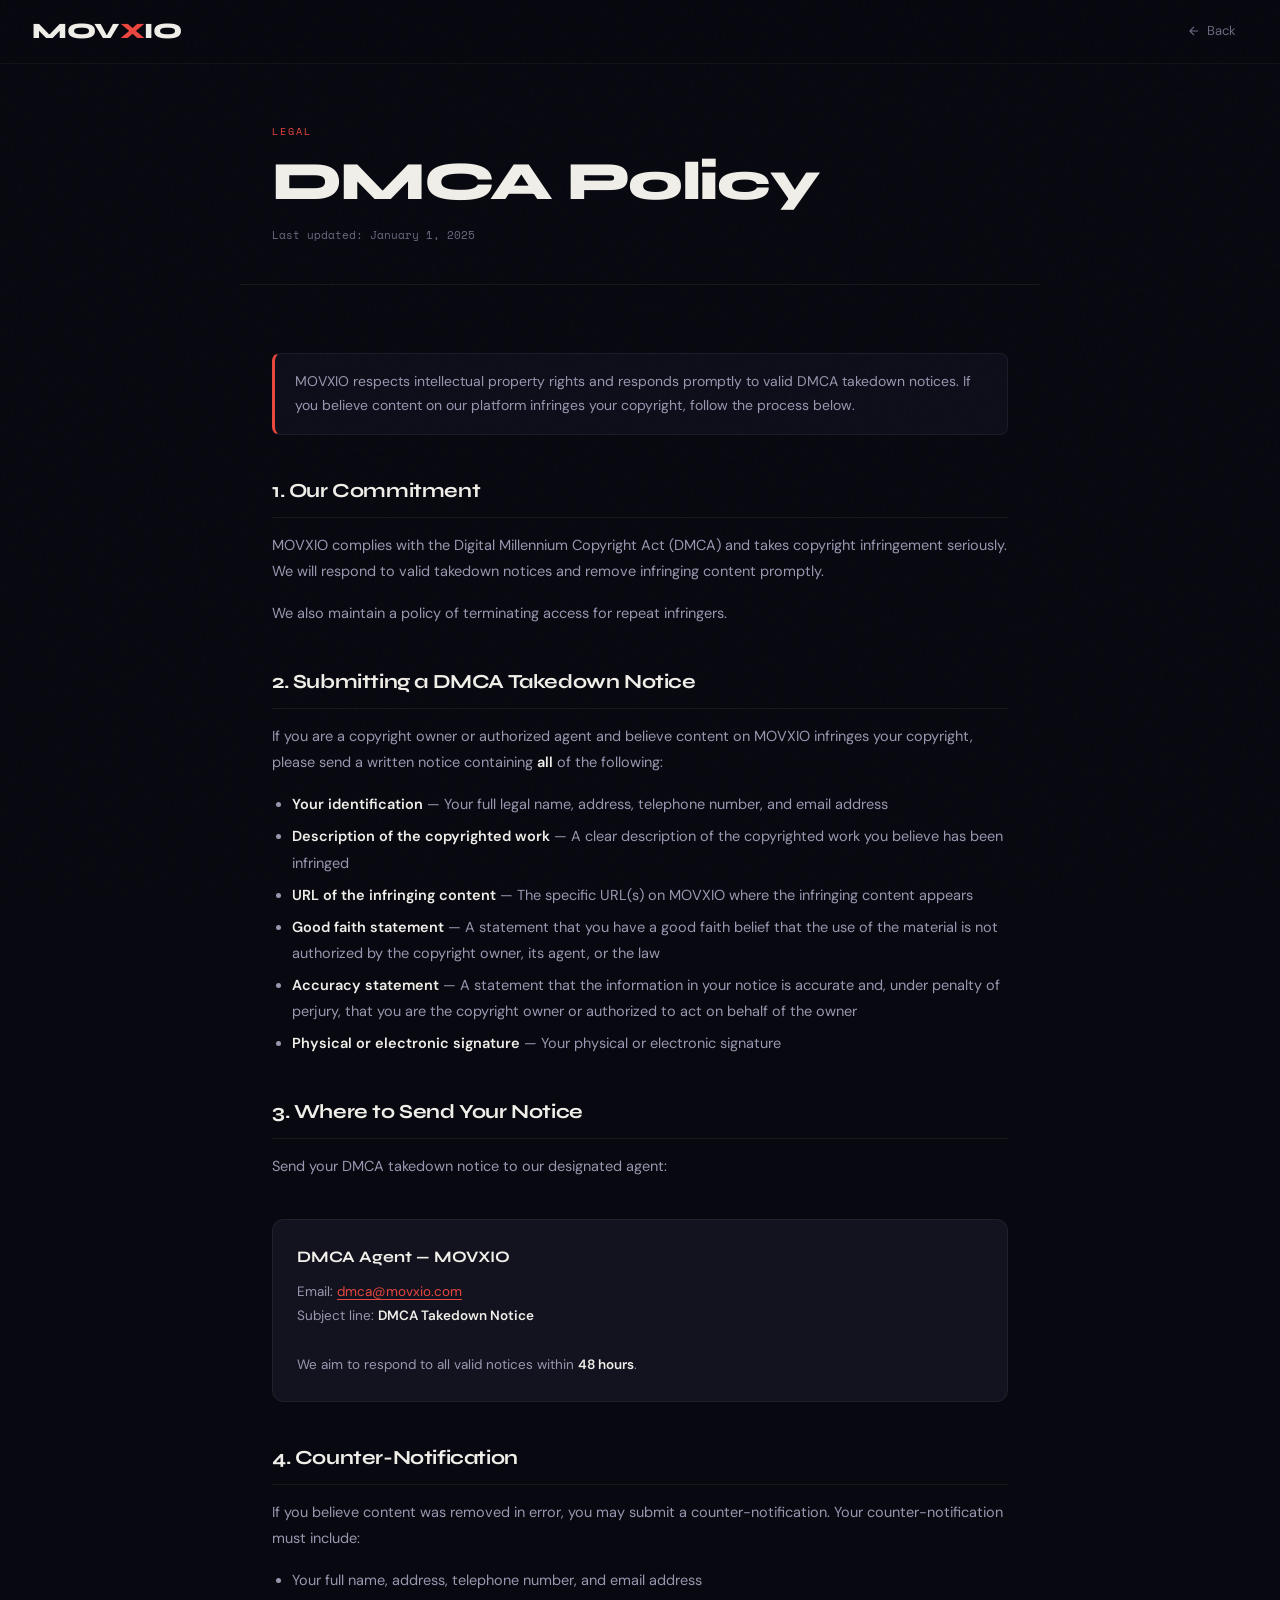
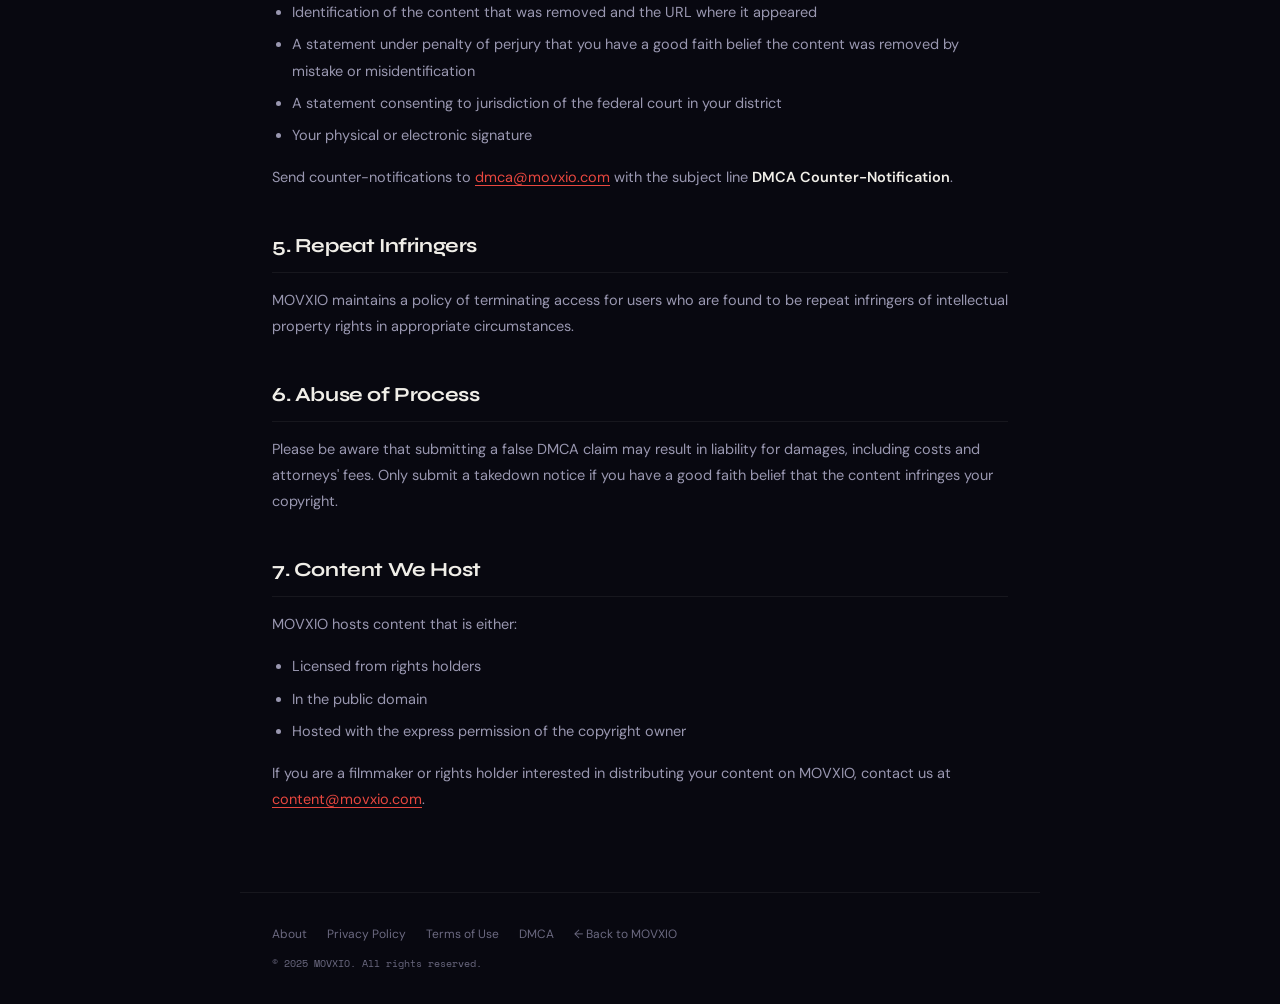
<file: dmca.html>
<!DOCTYPE html>
<html lang="en">
<head>
<meta charset="UTF-8">
<meta name="viewport" content="width=device-width, initial-scale=1.0">
<title>DMCA Policy — MOVXIO</title>
<meta name="description" content="MOVXIO DMCA Policy — how to submit copyright takedown notices and counter-notifications.">
<meta name="robots" content="index, follow">
<link rel="icon" type="image/png" sizes="32x32" href="/favicon-32x32.png">
<link rel="shortcut icon" href="/favicon.ico">
<link rel="manifest" href="/site.webmanifest">
<meta name="theme-color" content="#080810">
<link rel="preconnect" href="https://fonts.googleapis.com">
<link rel="preconnect" href="https://fonts.gstatic.com" crossorigin>
<link href="https://fonts.googleapis.com/css2?family=Syne:wght@400;600;700;800&family=DM+Sans:ital,opsz,wght@0,9..40,300;0,9..40,400;0,9..40,500;1,9..40,300&family=Space+Mono:wght@400;700&display=swap" rel="stylesheet">
<style>
:root {
  --bg: #080810; --surface: #0e0e1a; --surface2: #13131f;
  --border: rgba(255,255,255,0.06); --text: #f0eee8;
  --text-muted: #6b6980; --text-dim: #9997b0;
  --accent: #e8473f; --gold: #f5c842;
}
*, *::before, *::after { box-sizing: border-box; margin: 0; padding: 0; }
html { scroll-behavior: smooth; }
body { background: var(--bg); color: var(--text); font-family: 'DM Sans', sans-serif; font-size: 15px; line-height: 1.6; overflow-x: hidden; padding-bottom: 64px; }
body::before { content: ''; position: fixed; inset: 0; background-image: url("data:image/svg+xml,%3Csvg viewBox='0 0 256 256' xmlns='http://www.w3.org/2000/svg'%3E%3Cfilter id='n'%3E%3CfeTurbulence type='fractalNoise' baseFrequency='0.9' numOctaves='4' stitchTiles='stitch'/%3E%3C/filter%3E%3Crect width='100%25' height='100%25' filter='url(%23n)' opacity='0.03'/%3E%3C/svg%3E"); pointer-events: none; z-index: 1000; opacity: 0.4; }
a { color: inherit; text-decoration: none; }

/* NAV */
nav { position: sticky; top: 0; z-index: 100; display: flex; align-items: center; gap: 16px; padding: 0 32px; height: 64px; background: rgba(8,8,16,0.97); backdrop-filter: blur(12px); border-bottom: 1px solid rgba(255,255,255,0.04); }
.nav-logo { font-family: 'Syne', sans-serif; font-weight: 800; font-size: 22px; letter-spacing: -0.5px; }
.nav-logo span { color: var(--accent); }
.back-btn { display: flex; align-items: center; gap: 6px; color: var(--text-muted); font-size: 13px; padding: 6px 12px; border-radius: 40px; transition: all 0.2s; margin-left: auto; }
.back-btn:hover { color: var(--text); background: rgba(255,255,255,0.06); }
.back-btn svg { width: 14px; }

/* HERO */
.legal-hero { padding: 60px 32px 40px; max-width: 800px; margin: 0 auto; border-bottom: 1px solid var(--border); }
.legal-eyebrow { font-family: 'Space Mono', monospace; font-size: 10px; text-transform: uppercase; letter-spacing: 0.2em; color: var(--accent); margin-bottom: 14px; }
.legal-title { font-family: 'Syne', sans-serif; font-weight: 800; font-size: clamp(32px, 6vw, 54px); letter-spacing: -0.03em; line-height: 1.05; margin-bottom: 16px; }
.legal-updated { font-family: 'Space Mono', monospace; font-size: 11px; color: var(--text-muted); }

/* CONTENT */
.legal-body { max-width: 800px; margin: 0 auto; padding: 48px 32px 64px; }
.legal-body h2 { font-family: 'Syne', sans-serif; font-weight: 700; font-size: 20px; letter-spacing: -0.02em; color: var(--text); margin: 40px 0 14px; padding-bottom: 10px; border-bottom: 1px solid var(--border); }
.legal-body h2:first-child { margin-top: 0; }
.legal-body p { font-size: 14.5px; color: var(--text-dim); line-height: 1.8; margin-bottom: 16px; }
.legal-body ul { padding-left: 20px; margin-bottom: 16px; }
.legal-body ul li { font-size: 14.5px; color: var(--text-dim); line-height: 1.8; margin-bottom: 6px; }
.legal-body a { color: var(--accent); text-decoration: underline; text-underline-offset: 3px; }
.legal-body a:hover { color: #ff8a82; }
.legal-body strong { color: var(--text); font-weight: 600; }
.legal-highlight {
  background: var(--surface); border: 1px solid var(--border);
  border-left: 3px solid var(--accent); border-radius: 8px;
  padding: 16px 20px; margin: 20px 0;
  font-size: 14px; color: var(--text-dim); line-height: 1.7;
}
.legal-contact-box {
  background: var(--surface2); border: 1px solid var(--border);
  border-radius: 12px; padding: 24px; margin-top: 40px;
}
.legal-contact-box h3 { font-family: 'Syne', sans-serif; font-weight: 700; font-size: 16px; margin-bottom: 10px; }
.legal-contact-box p { font-size: 13.5px; color: var(--text-dim); margin: 0; }
.legal-contact-box a { color: var(--accent); }

/* FOOTER */
footer { border-top: 1px solid var(--border); padding: 32px; max-width: 800px; margin: 0 auto; }
.footer-legal-links { display: flex; gap: 20px; flex-wrap: wrap; }
.footer-legal-links a { font-size: 12px; color: var(--text-muted); transition: color 0.2s; }
.footer-legal-links a:hover { color: var(--text); }
.footer-copy { font-family: 'Space Mono', monospace; font-size: 10px; color: var(--text-muted); margin-top: 12px; }

/* BOTTOM NAV */
.bottom-nav { position: fixed; bottom: 0; left: 0; right: 0; z-index: 200; height: 64px; background: rgba(8,8,16,0.97); backdrop-filter: blur(16px); border-top: 1px solid rgba(255,255,255,0.06); display: flex; align-items: stretch; }
.bottom-nav-item { flex: 1; display: flex; flex-direction: column; align-items: center; justify-content: center; gap: 4px; text-decoration: none; color: var(--text-muted); font-family: 'Space Mono', monospace; font-size: 9px; letter-spacing: 0.05em; text-transform: uppercase; }
.bottom-nav-item svg { width: 20px; height: 20px; }
@media (min-width: 768px) { .bottom-nav { display: none; } body { padding-bottom: 0; } }
@media (max-width: 600px) { .legal-hero, .legal-body { padding-left: 20px; padding-right: 20px; } nav { padding: 0 16px; } footer { padding: 24px 20px; } }
</style>
</head>
<body>

<nav>
  <a href="index.html" class="nav-logo">MOV<span>X</span>IO</a>
  <a href="javascript:history.back()" class="back-btn">
    <svg viewBox="0 0 24 24" fill="none" stroke="currentColor" stroke-width="2"><path d="M19 12H5M12 5l-7 7 7 7"/></svg>
    Back
  </a>
</nav>


<div class="legal-hero">
  <div class="legal-eyebrow">Legal</div>
  <h1 class="legal-title">DMCA Policy</h1>
  <div class="legal-updated">Last updated: January 1, 2025</div>
</div>

<div class="legal-body">
  <div class="legal-highlight">
    MOVXIO respects intellectual property rights and responds promptly to valid DMCA takedown notices. If you believe content on our platform infringes your copyright, follow the process below.
  </div>

  <h2>1. Our Commitment</h2>
  <p>MOVXIO complies with the Digital Millennium Copyright Act (DMCA) and takes copyright infringement seriously. We will respond to valid takedown notices and remove infringing content promptly.</p>
  <p>We also maintain a policy of terminating access for repeat infringers.</p>

  <h2>2. Submitting a DMCA Takedown Notice</h2>
  <p>If you are a copyright owner or authorized agent and believe content on MOVXIO infringes your copyright, please send a written notice containing <strong>all</strong> of the following:</p>
  <ul>
    <li><strong>Your identification</strong> — Your full legal name, address, telephone number, and email address</li>
    <li><strong>Description of the copyrighted work</strong> — A clear description of the copyrighted work you believe has been infringed</li>
    <li><strong>URL of the infringing content</strong> — The specific URL(s) on MOVXIO where the infringing content appears</li>
    <li><strong>Good faith statement</strong> — A statement that you have a good faith belief that the use of the material is not authorized by the copyright owner, its agent, or the law</li>
    <li><strong>Accuracy statement</strong> — A statement that the information in your notice is accurate and, under penalty of perjury, that you are the copyright owner or authorized to act on behalf of the owner</li>
    <li><strong>Physical or electronic signature</strong> — Your physical or electronic signature</li>
  </ul>

  <h2>3. Where to Send Your Notice</h2>
  <p>Send your DMCA takedown notice to our designated agent:</p>
  <div class="legal-contact-box">
    <h3>DMCA Agent — MOVXIO</h3>
    <p>
      Email: <a href="mailto:dmca@movxio.com">dmca@movxio.com</a><br>
      Subject line: <strong>DMCA Takedown Notice</strong><br><br>
      We aim to respond to all valid notices within <strong>48 hours</strong>.
    </p>
  </div>

  <h2>4. Counter-Notification</h2>
  <p>If you believe content was removed in error, you may submit a counter-notification. Your counter-notification must include:</p>
  <ul>
    <li>Your full name, address, telephone number, and email address</li>
    <li>Identification of the content that was removed and the URL where it appeared</li>
    <li>A statement under penalty of perjury that you have a good faith belief the content was removed by mistake or misidentification</li>
    <li>A statement consenting to jurisdiction of the federal court in your district</li>
    <li>Your physical or electronic signature</li>
  </ul>
  <p>Send counter-notifications to <a href="mailto:dmca@movxio.com">dmca@movxio.com</a> with the subject line <strong>DMCA Counter-Notification</strong>.</p>

  <h2>5. Repeat Infringers</h2>
  <p>MOVXIO maintains a policy of terminating access for users who are found to be repeat infringers of intellectual property rights in appropriate circumstances.</p>

  <h2>6. Abuse of Process</h2>
  <p>Please be aware that submitting a false DMCA claim may result in liability for damages, including costs and attorneys' fees. Only submit a takedown notice if you have a good faith belief that the content infringes your copyright.</p>

  <h2>7. Content We Host</h2>
  <p>MOVXIO hosts content that is either:</p>
  <ul>
    <li>Licensed from rights holders</li>
    <li>In the public domain</li>
    <li>Hosted with the express permission of the copyright owner</li>
  </ul>
  <p>If you are a filmmaker or rights holder interested in distributing your content on MOVXIO, contact us at <a href="mailto:content@movxio.com">content@movxio.com</a>.</p>
</div>


<footer>
  <div class="footer-legal-links">
    <a href="about.html">About</a>
    <a href="privacy.html">Privacy Policy</a>
    <a href="terms.html">Terms of Use</a>
    <a href="dmca.html">DMCA</a>
    <a href="index.html">← Back to MOVXIO</a>
  </div>
  <div class="footer-copy">© 2025 MOVXIO. All rights reserved.</div>
</footer>

<nav class="bottom-nav">
  <a href="index.html" class="bottom-nav-item">
    <svg viewBox="0 0 24 24" fill="none" stroke="currentColor" stroke-width="2"><path d="M3 9l9-7 9 7v11a2 2 0 0 1-2 2H5a2 2 0 0 1-2-2z"/><polyline points="9 22 9 12 15 12 15 22"/></svg>
    Home
  </a>
  <a href="browse.html" class="bottom-nav-item">
    <svg viewBox="0 0 24 24" fill="none" stroke="currentColor" stroke-width="2"><circle cx="11" cy="11" r="8"/><path d="m21 21-4.35-4.35"/></svg>
    Browse
  </a>
  <a href="search.html" class="bottom-nav-item">
    <svg viewBox="0 0 24 24" fill="none" stroke="currentColor" stroke-width="2"><circle cx="11" cy="11" r="8"/><path d="m21 21-4.35-4.35"/></svg>
    Search
  </a>
  <a href="browse.html?watchlist=1" class="bottom-nav-item">
    <svg viewBox="0 0 24 24" fill="none" stroke="currentColor" stroke-width="2"><path d="M19 21l-7-5-7 5V5a2 2 0 0 1 2-2h10a2 2 0 0 1 2 2z"/></svg>
    Watchlist
  </a>
</nav>

</body>
</html>
</file>
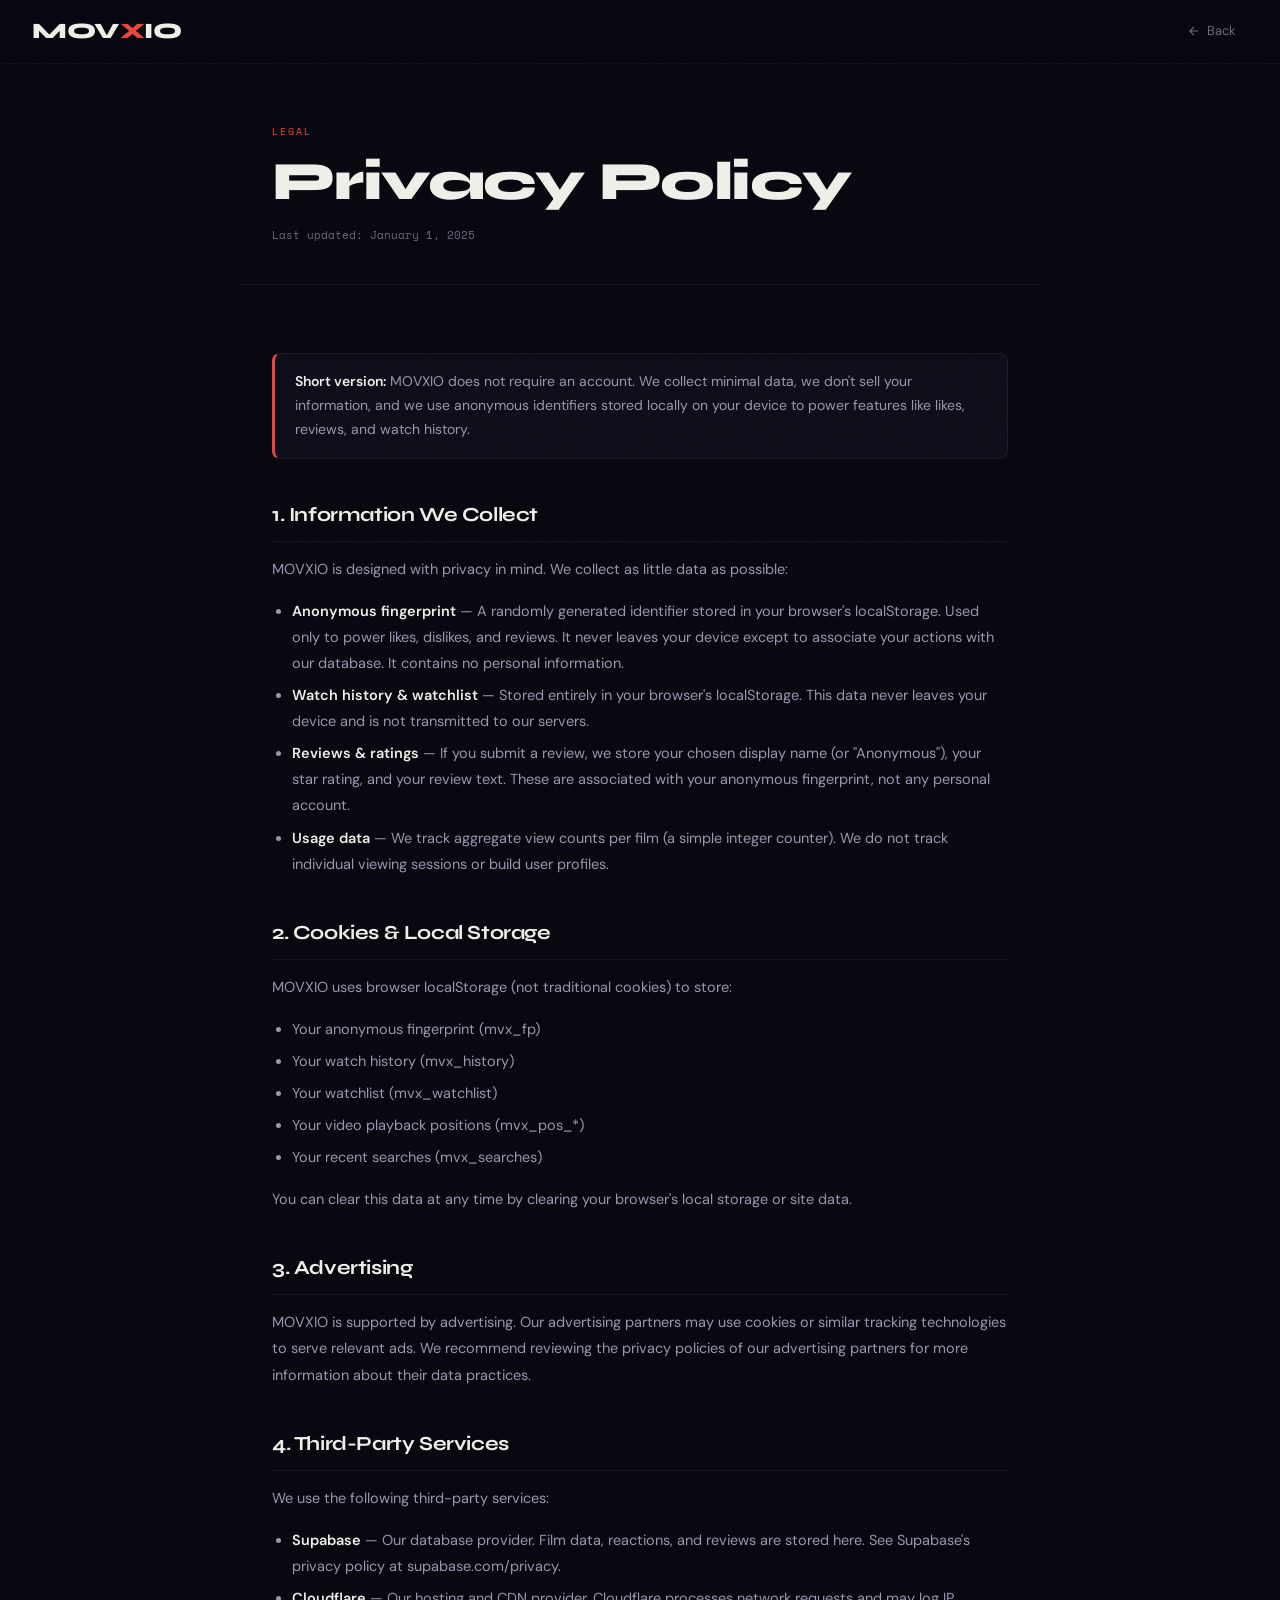
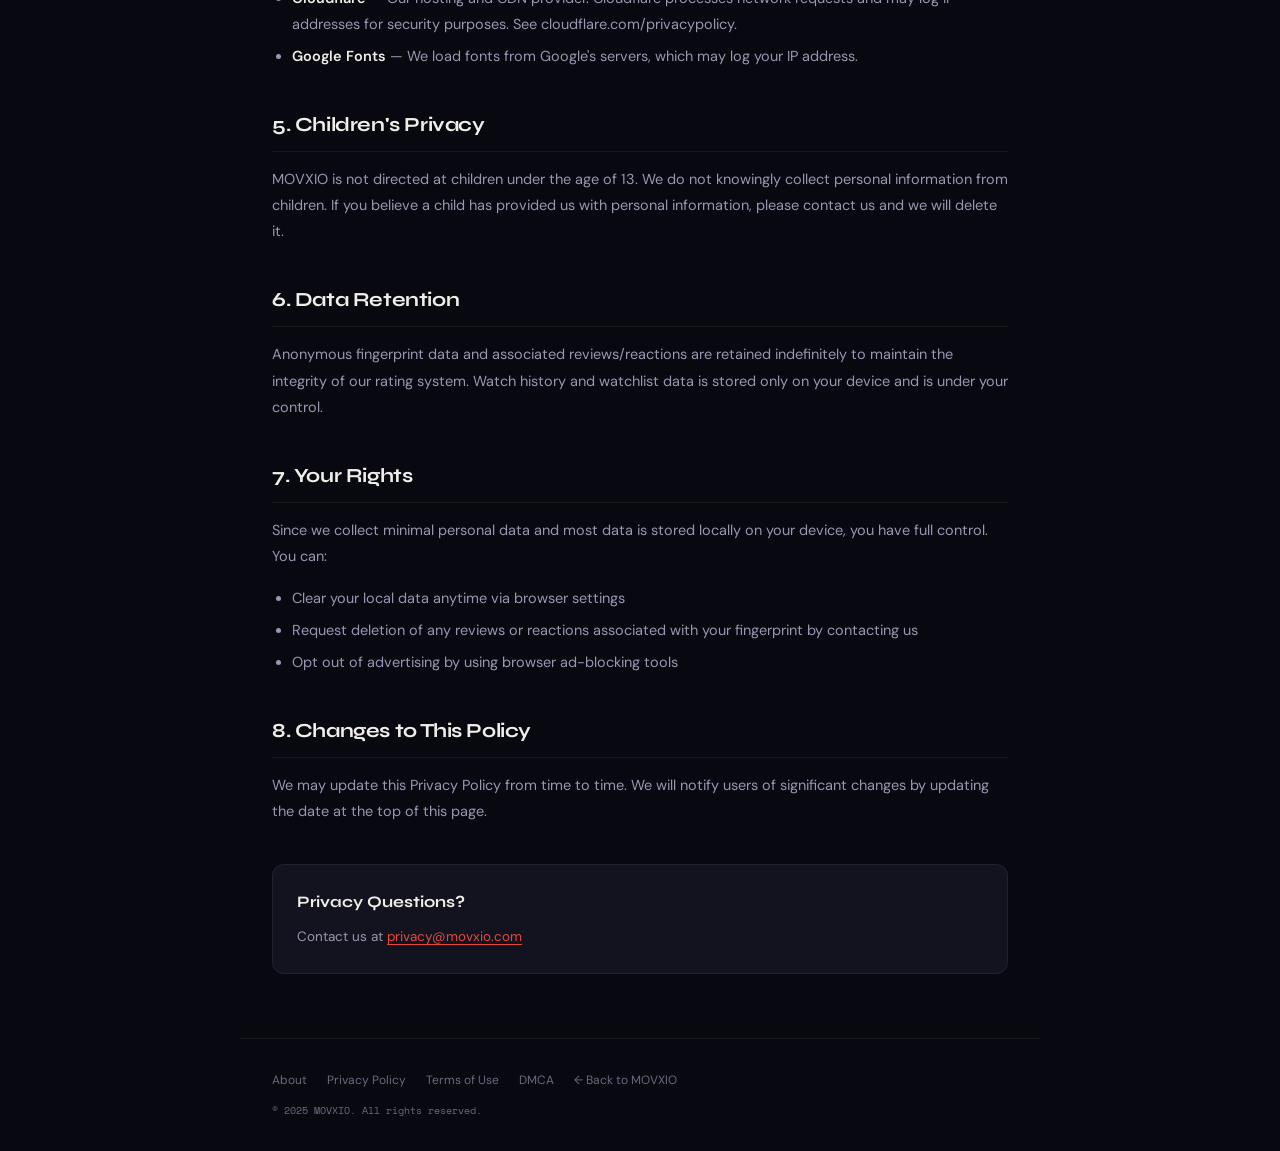
<file: privacy.html>
<!DOCTYPE html>
<html lang="en">
<head>
<meta charset="UTF-8">
<meta name="viewport" content="width=device-width, initial-scale=1.0">
<title>Privacy Policy — MOVXIO</title>
<meta name="description" content="MOVXIO Privacy Policy — how we handle your data and protect your privacy.">
<meta name="robots" content="index, follow">
<link rel="icon" type="image/png" sizes="32x32" href="/favicon-32x32.png">
<link rel="shortcut icon" href="/favicon.ico">
<link rel="manifest" href="/site.webmanifest">
<meta name="theme-color" content="#080810">
<link rel="preconnect" href="https://fonts.googleapis.com">
<link rel="preconnect" href="https://fonts.gstatic.com" crossorigin>
<link href="https://fonts.googleapis.com/css2?family=Syne:wght@400;600;700;800&family=DM+Sans:ital,opsz,wght@0,9..40,300;0,9..40,400;0,9..40,500;1,9..40,300&family=Space+Mono:wght@400;700&display=swap" rel="stylesheet">
<style>
:root {
  --bg: #080810; --surface: #0e0e1a; --surface2: #13131f;
  --border: rgba(255,255,255,0.06); --text: #f0eee8;
  --text-muted: #6b6980; --text-dim: #9997b0;
  --accent: #e8473f; --gold: #f5c842;
}
*, *::before, *::after { box-sizing: border-box; margin: 0; padding: 0; }
html { scroll-behavior: smooth; }
body { background: var(--bg); color: var(--text); font-family: 'DM Sans', sans-serif; font-size: 15px; line-height: 1.6; overflow-x: hidden; padding-bottom: 64px; }
body::before { content: ''; position: fixed; inset: 0; background-image: url("data:image/svg+xml,%3Csvg viewBox='0 0 256 256' xmlns='http://www.w3.org/2000/svg'%3E%3Cfilter id='n'%3E%3CfeTurbulence type='fractalNoise' baseFrequency='0.9' numOctaves='4' stitchTiles='stitch'/%3E%3C/filter%3E%3Crect width='100%25' height='100%25' filter='url(%23n)' opacity='0.03'/%3E%3C/svg%3E"); pointer-events: none; z-index: 1000; opacity: 0.4; }
a { color: inherit; text-decoration: none; }

/* NAV */
nav { position: sticky; top: 0; z-index: 100; display: flex; align-items: center; gap: 16px; padding: 0 32px; height: 64px; background: rgba(8,8,16,0.97); backdrop-filter: blur(12px); border-bottom: 1px solid rgba(255,255,255,0.04); }
.nav-logo { font-family: 'Syne', sans-serif; font-weight: 800; font-size: 22px; letter-spacing: -0.5px; }
.nav-logo span { color: var(--accent); }
.back-btn { display: flex; align-items: center; gap: 6px; color: var(--text-muted); font-size: 13px; padding: 6px 12px; border-radius: 40px; transition: all 0.2s; margin-left: auto; }
.back-btn:hover { color: var(--text); background: rgba(255,255,255,0.06); }
.back-btn svg { width: 14px; }

/* HERO */
.legal-hero { padding: 60px 32px 40px; max-width: 800px; margin: 0 auto; border-bottom: 1px solid var(--border); }
.legal-eyebrow { font-family: 'Space Mono', monospace; font-size: 10px; text-transform: uppercase; letter-spacing: 0.2em; color: var(--accent); margin-bottom: 14px; }
.legal-title { font-family: 'Syne', sans-serif; font-weight: 800; font-size: clamp(32px, 6vw, 54px); letter-spacing: -0.03em; line-height: 1.05; margin-bottom: 16px; }
.legal-updated { font-family: 'Space Mono', monospace; font-size: 11px; color: var(--text-muted); }

/* CONTENT */
.legal-body { max-width: 800px; margin: 0 auto; padding: 48px 32px 64px; }
.legal-body h2 { font-family: 'Syne', sans-serif; font-weight: 700; font-size: 20px; letter-spacing: -0.02em; color: var(--text); margin: 40px 0 14px; padding-bottom: 10px; border-bottom: 1px solid var(--border); }
.legal-body h2:first-child { margin-top: 0; }
.legal-body p { font-size: 14.5px; color: var(--text-dim); line-height: 1.8; margin-bottom: 16px; }
.legal-body ul { padding-left: 20px; margin-bottom: 16px; }
.legal-body ul li { font-size: 14.5px; color: var(--text-dim); line-height: 1.8; margin-bottom: 6px; }
.legal-body a { color: var(--accent); text-decoration: underline; text-underline-offset: 3px; }
.legal-body a:hover { color: #ff8a82; }
.legal-body strong { color: var(--text); font-weight: 600; }
.legal-highlight {
  background: var(--surface); border: 1px solid var(--border);
  border-left: 3px solid var(--accent); border-radius: 8px;
  padding: 16px 20px; margin: 20px 0;
  font-size: 14px; color: var(--text-dim); line-height: 1.7;
}
.legal-contact-box {
  background: var(--surface2); border: 1px solid var(--border);
  border-radius: 12px; padding: 24px; margin-top: 40px;
}
.legal-contact-box h3 { font-family: 'Syne', sans-serif; font-weight: 700; font-size: 16px; margin-bottom: 10px; }
.legal-contact-box p { font-size: 13.5px; color: var(--text-dim); margin: 0; }
.legal-contact-box a { color: var(--accent); }

/* FOOTER */
footer { border-top: 1px solid var(--border); padding: 32px; max-width: 800px; margin: 0 auto; }
.footer-legal-links { display: flex; gap: 20px; flex-wrap: wrap; }
.footer-legal-links a { font-size: 12px; color: var(--text-muted); transition: color 0.2s; }
.footer-legal-links a:hover { color: var(--text); }
.footer-copy { font-family: 'Space Mono', monospace; font-size: 10px; color: var(--text-muted); margin-top: 12px; }

/* BOTTOM NAV */
.bottom-nav { position: fixed; bottom: 0; left: 0; right: 0; z-index: 200; height: 64px; background: rgba(8,8,16,0.97); backdrop-filter: blur(16px); border-top: 1px solid rgba(255,255,255,0.06); display: flex; align-items: stretch; }
.bottom-nav-item { flex: 1; display: flex; flex-direction: column; align-items: center; justify-content: center; gap: 4px; text-decoration: none; color: var(--text-muted); font-family: 'Space Mono', monospace; font-size: 9px; letter-spacing: 0.05em; text-transform: uppercase; }
.bottom-nav-item svg { width: 20px; height: 20px; }
@media (min-width: 768px) { .bottom-nav { display: none; } body { padding-bottom: 0; } }
@media (max-width: 600px) { .legal-hero, .legal-body { padding-left: 20px; padding-right: 20px; } nav { padding: 0 16px; } footer { padding: 24px 20px; } }
</style>
</head>
<body>

<nav>
  <a href="index.html" class="nav-logo">MOV<span>X</span>IO</a>
  <a href="javascript:history.back()" class="back-btn">
    <svg viewBox="0 0 24 24" fill="none" stroke="currentColor" stroke-width="2"><path d="M19 12H5M12 5l-7 7 7 7"/></svg>
    Back
  </a>
</nav>


<div class="legal-hero">
  <div class="legal-eyebrow">Legal</div>
  <h1 class="legal-title">Privacy Policy</h1>
  <div class="legal-updated">Last updated: January 1, 2025</div>
</div>

<div class="legal-body">
  <div class="legal-highlight">
    <strong>Short version:</strong> MOVXIO does not require an account. We collect minimal data, we don't sell your information, and we use anonymous identifiers stored locally on your device to power features like likes, reviews, and watch history.
  </div>

  <h2>1. Information We Collect</h2>
  <p>MOVXIO is designed with privacy in mind. We collect as little data as possible:</p>
  <ul>
    <li><strong>Anonymous fingerprint</strong> — A randomly generated identifier stored in your browser's localStorage. Used only to power likes, dislikes, and reviews. It never leaves your device except to associate your actions with our database. It contains no personal information.</li>
    <li><strong>Watch history &amp; watchlist</strong> — Stored entirely in your browser's localStorage. This data never leaves your device and is not transmitted to our servers.</li>
    <li><strong>Reviews &amp; ratings</strong> — If you submit a review, we store your chosen display name (or "Anonymous"), your star rating, and your review text. These are associated with your anonymous fingerprint, not any personal account.</li>
    <li><strong>Usage data</strong> — We track aggregate view counts per film (a simple integer counter). We do not track individual viewing sessions or build user profiles.</li>
  </ul>

  <h2>2. Cookies &amp; Local Storage</h2>
  <p>MOVXIO uses browser localStorage (not traditional cookies) to store:</p>
  <ul>
    <li>Your anonymous fingerprint (mvx_fp)</li>
    <li>Your watch history (mvx_history)</li>
    <li>Your watchlist (mvx_watchlist)</li>
    <li>Your video playback positions (mvx_pos_*)</li>
    <li>Your recent searches (mvx_searches)</li>
  </ul>
  <p>You can clear this data at any time by clearing your browser's local storage or site data.</p>

  <h2>3. Advertising</h2>
  <p>MOVXIO is supported by advertising. Our advertising partners may use cookies or similar tracking technologies to serve relevant ads. We recommend reviewing the privacy policies of our advertising partners for more information about their data practices.</p>

  <h2>4. Third-Party Services</h2>
  <p>We use the following third-party services:</p>
  <ul>
    <li><strong>Supabase</strong> — Our database provider. Film data, reactions, and reviews are stored here. See Supabase's privacy policy at supabase.com/privacy.</li>
    <li><strong>Cloudflare</strong> — Our hosting and CDN provider. Cloudflare processes network requests and may log IP addresses for security purposes. See cloudflare.com/privacypolicy.</li>
    <li><strong>Google Fonts</strong> — We load fonts from Google's servers, which may log your IP address.</li>
  </ul>

  <h2>5. Children's Privacy</h2>
  <p>MOVXIO is not directed at children under the age of 13. We do not knowingly collect personal information from children. If you believe a child has provided us with personal information, please contact us and we will delete it.</p>

  <h2>6. Data Retention</h2>
  <p>Anonymous fingerprint data and associated reviews/reactions are retained indefinitely to maintain the integrity of our rating system. Watch history and watchlist data is stored only on your device and is under your control.</p>

  <h2>7. Your Rights</h2>
  <p>Since we collect minimal personal data and most data is stored locally on your device, you have full control. You can:</p>
  <ul>
    <li>Clear your local data anytime via browser settings</li>
    <li>Request deletion of any reviews or reactions associated with your fingerprint by contacting us</li>
    <li>Opt out of advertising by using browser ad-blocking tools</li>
  </ul>

  <h2>8. Changes to This Policy</h2>
  <p>We may update this Privacy Policy from time to time. We will notify users of significant changes by updating the date at the top of this page.</p>

  <div class="legal-contact-box">
    <h3>Privacy Questions?</h3>
    <p>Contact us at <a href="mailto:privacy@movxio.com">privacy@movxio.com</a></p>
  </div>
</div>


<footer>
  <div class="footer-legal-links">
    <a href="about.html">About</a>
    <a href="privacy.html">Privacy Policy</a>
    <a href="terms.html">Terms of Use</a>
    <a href="dmca.html">DMCA</a>
    <a href="index.html">← Back to MOVXIO</a>
  </div>
  <div class="footer-copy">© 2025 MOVXIO. All rights reserved.</div>
</footer>

<nav class="bottom-nav">
  <a href="index.html" class="bottom-nav-item">
    <svg viewBox="0 0 24 24" fill="none" stroke="currentColor" stroke-width="2"><path d="M3 9l9-7 9 7v11a2 2 0 0 1-2 2H5a2 2 0 0 1-2-2z"/><polyline points="9 22 9 12 15 12 15 22"/></svg>
    Home
  </a>
  <a href="browse.html" class="bottom-nav-item">
    <svg viewBox="0 0 24 24" fill="none" stroke="currentColor" stroke-width="2"><circle cx="11" cy="11" r="8"/><path d="m21 21-4.35-4.35"/></svg>
    Browse
  </a>
  <a href="search.html" class="bottom-nav-item">
    <svg viewBox="0 0 24 24" fill="none" stroke="currentColor" stroke-width="2"><circle cx="11" cy="11" r="8"/><path d="m21 21-4.35-4.35"/></svg>
    Search
  </a>
  <a href="browse.html?watchlist=1" class="bottom-nav-item">
    <svg viewBox="0 0 24 24" fill="none" stroke="currentColor" stroke-width="2"><path d="M19 21l-7-5-7 5V5a2 2 0 0 1 2-2h10a2 2 0 0 1 2 2z"/></svg>
    Watchlist
  </a>
</nav>

</body>
</html>
</file>
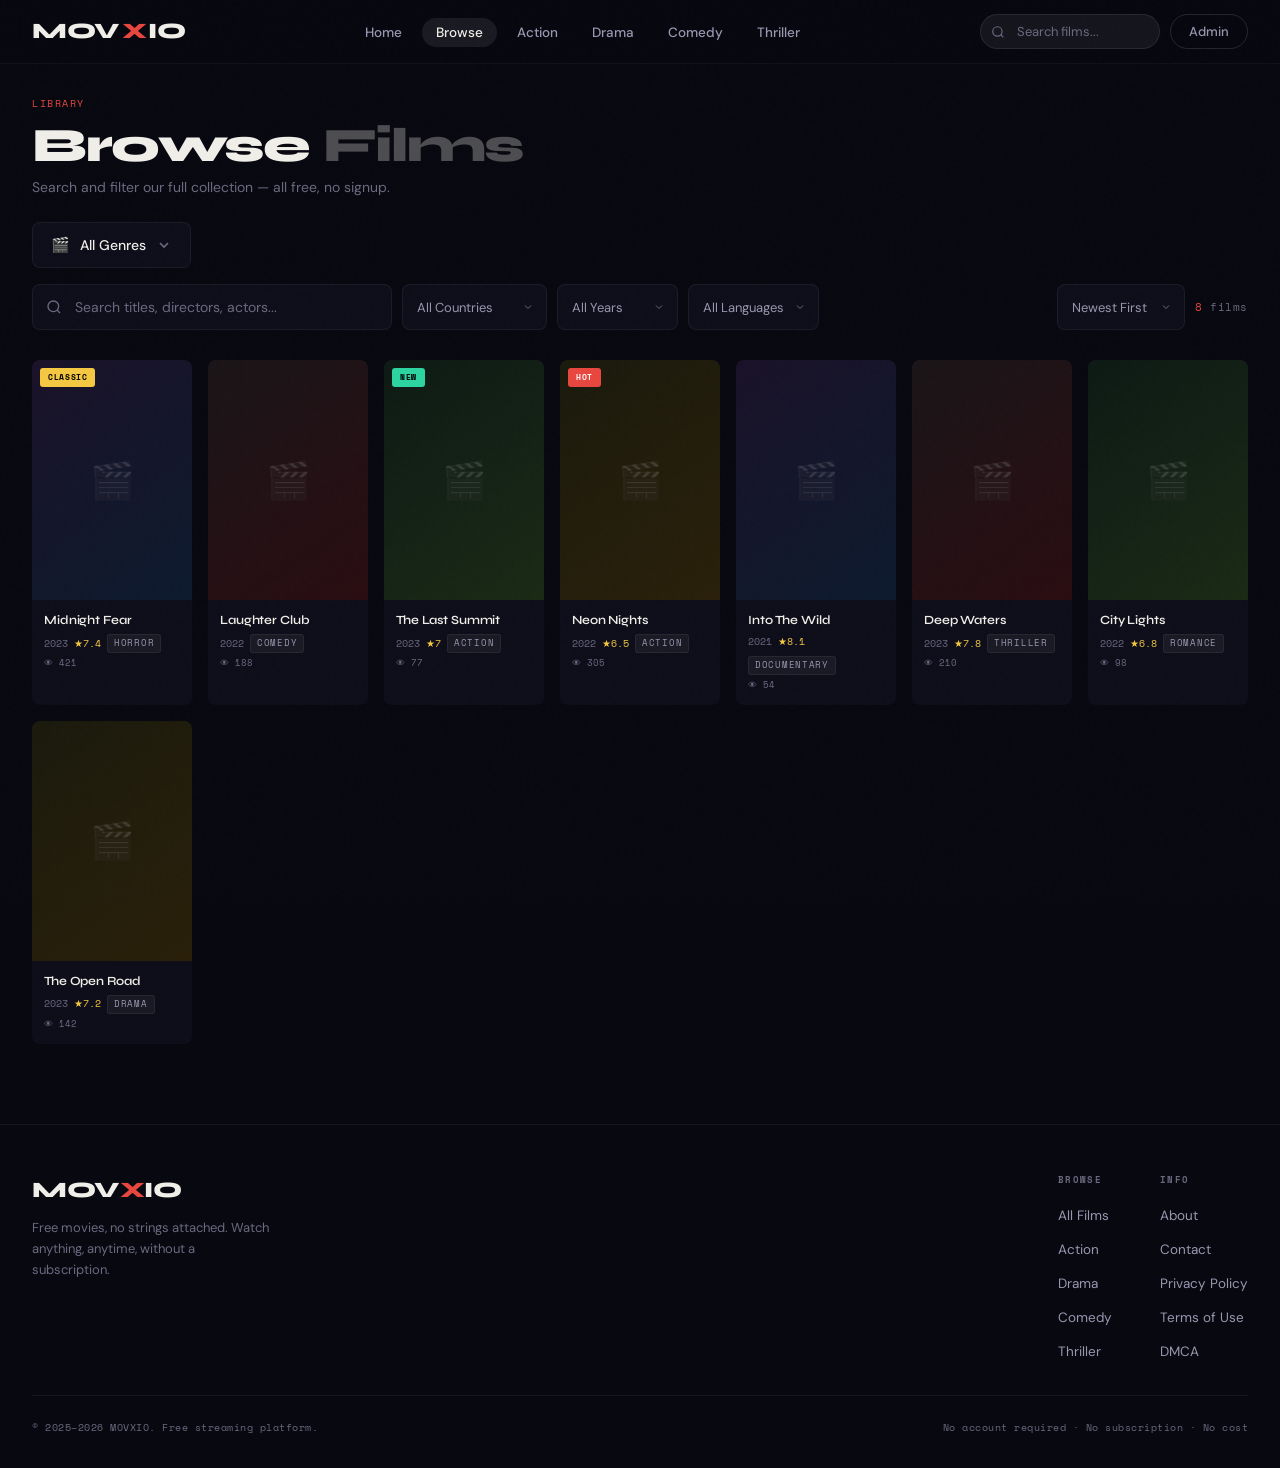
<file: search.html>
<!DOCTYPE html>
<html lang="en">
<head>
<meta charset="UTF-8">
<meta name="viewport" content="width=device-width, initial-scale=1.0">
<title>Browse Films — MOVXIO</title>
<meta name="description" content="Browse and search thousands of free movies on MOVXIO. Filter by genre, country, year and language. No sign-up needed.">
<meta name="robots" content="index, follow">
<meta name="author" content="MOVXIO">
<link rel="canonical" href="https://movxio.com/browse.html">
<meta property="og:title" content="Browse Free Movies — MOVXIO">
<meta property="og:description" content="Browse and search thousands of free movies. Filter by genre, country, year. No sign-up needed.">
<meta property="og:type" content="website">
<meta property="og:url" content="https://movxio.com/browse.html">
<meta property="og:site_name" content="MOVXIO">
<meta name="twitter:card" content="summary_large_image">
<meta name="twitter:site" content="@movxio">
<link rel="icon" type="image/png" sizes="32x32" href="/favicon-32x32.png">
<link rel="shortcut icon" href="/favicon.ico">
<link rel="preconnect" href="https://fonts.googleapis.com">
<link rel="preconnect" href="https://fonts.gstatic.com" crossorigin>
<link href="https://fonts.googleapis.com/css2?family=Syne:wght@400;600;700;800&family=DM+Sans:ital,opsz,wght@0,9..40,300;0,9..40,400;0,9..40,500;1,9..40,300&family=Space+Mono:wght@400;700&display=swap" rel="stylesheet">
<style>
:root {
  --bg: #080810; --surface: #0e0e1a; --surface2: #13131f;
  --border: rgba(255,255,255,0.06); --text: #f0eee8;
  --text-muted: #6b6980; --text-dim: #9997b0;
  --accent: #e8473f; --accent2: #ff6b35; --gold: #f5c842; --blue: #3d7fff;
  --green: #2dd4a0; --radius: 6px;
}
*, *::before, *::after { box-sizing: border-box; margin: 0; padding: 0; }
html { scroll-behavior: smooth; }
body { background: var(--bg); color: var(--text); font-family: 'DM Sans', sans-serif; font-size: 15px; line-height: 1.6; overflow-x: hidden; padding-bottom: 64px; }
body::before { content: ''; position: fixed; inset: 0; background-image: url("data:image/svg+xml,%3Csvg viewBox='0 0 256 256' xmlns='http://www.w3.org/2000/svg'%3E%3Cfilter id='n'%3E%3CfeTurbulence type='fractalNoise' baseFrequency='0.9' numOctaves='4' stitchTiles='stitch'/%3E%3C/filter%3E%3Crect width='100%25' height='100%25' filter='url(%23n)' opacity='0.03'/%3E%3C/svg%3E"); pointer-events: none; z-index: 1000; opacity: 0.4; }
a { color: inherit; text-decoration: none; }
img { display: block; max-width: 100%; }

/* ── NAV ── */
nav { position: fixed; top: 0; left: 0; right: 0; z-index: 100; display: flex; align-items: center; justify-content: space-between; padding: 0 32px; height: 64px; background: rgba(8,8,16,0.97); backdrop-filter: blur(12px); -webkit-backdrop-filter: blur(12px); border-bottom: 1px solid rgba(255,255,255,0.04); }
.nav-logo { font-family: 'Syne', sans-serif; font-weight: 800; font-size: 22px; letter-spacing: -0.5px; color: var(--text); display: flex; align-items: center; gap: 2px; }
.nav-logo span { color: var(--accent); }
.nav-links { display: flex; align-items: center; gap: 6px; list-style: none; }
.nav-links a { font-size: 13.5px; font-weight: 500; color: var(--text-dim); padding: 6px 14px; border-radius: 40px; transition: all 0.2s; }
.nav-links a:hover { color: var(--text); background: rgba(255,255,255,0.06); }
.nav-links a.active { color: var(--text); background: rgba(255,255,255,0.08); }
.nav-right { display: flex; align-items: center; gap: 10px; }

/* Nav Search */
.nav-search { position: relative; }
.nav-search input { background: rgba(255,255,255,0.06); border: 1px solid rgba(255,255,255,0.08); color: var(--text); padding: 8px 16px 8px 36px; border-radius: 40px; font-size: 13px; font-family: 'DM Sans', sans-serif; outline: none; width: 180px; transition: all 0.25s; }
.nav-search input:focus { width: 240px; background: rgba(255,255,255,0.09); border-color: rgba(255,255,255,0.15); }
.nav-search input::placeholder { color: var(--text-muted); }
.nav-search svg { position: absolute; left: 11px; top: 50%; transform: translateY(-50%); width: 14px; color: var(--text-muted); pointer-events: none; }
.btn-nav { font-family: 'DM Sans', sans-serif; font-size: 13px; font-weight: 500; padding: 8px 18px; border-radius: 40px; border: 1px solid rgba(255,255,255,0.12); background: transparent; color: var(--text-dim); cursor: pointer; transition: all 0.2s; }
.btn-nav:hover { color: var(--text); border-color: rgba(255,255,255,0.25); background: rgba(255,255,255,0.05); }

/* Hamburger */
.hamburger { display: none; flex-direction: column; gap: 5px; cursor: pointer; padding: 8px; min-width: 44px; min-height: 44px; align-items: center; justify-content: center; border-radius: 6px; transition: background 0.2s; }
.hamburger span { width: 22px; height: 2px; background: var(--text-dim); border-radius: 2px; transition: all 0.25s; display: block; }
.hamburger.open span:nth-child(1) { transform: translateY(7px) rotate(45deg); }
.hamburger.open span:nth-child(2) { opacity: 0; transform: scaleX(0); }
.hamburger.open span:nth-child(3) { transform: translateY(-7px) rotate(-45deg); }

/* Mobile nav */
.mobile-nav { display: none; position: fixed; top: 64px; left: 0; right: 0; z-index: 99; background: rgba(8,8,16,0.98); backdrop-filter: blur(16px); border-bottom: 1px solid var(--border); padding: 12px 20px 20px; flex-direction: column; gap: 2px; animation: slideDown 0.2s ease; }
@keyframes slideDown { from { opacity:0; transform:translateY(-8px); } to { opacity:1; transform:translateY(0); } }
.mobile-nav.open { display: flex; }
.mobile-nav a { display: flex; align-items: center; padding: 13px 16px; border-radius: 6px; font-size: 15px; font-weight: 500; color: var(--text-dim); transition: all 0.15s; min-height: 44px; }
.mobile-nav a:hover { color: var(--text); background: rgba(255,255,255,0.05); }
.mobile-nav a.active { color: var(--text); background: rgba(232,71,63,0.1); }
.mobile-nav-divider { height: 1px; background: var(--border); margin: 6px 0; }
.mobile-search { padding: 8px 16px 4px; }
.mobile-search input { width: 100%; background: rgba(255,255,255,0.06); border: 1px solid var(--border); color: var(--text); padding: 12px 16px; border-radius: 8px; font-size: 14px; font-family: 'DM Sans', sans-serif; outline: none; }
.mobile-search input::placeholder { color: var(--text-muted); }

/* ── BOTTOM NAV ── */
.bottom-nav { position: fixed; bottom: 0; left: 0; right: 0; z-index: 200; height: 64px; background: rgba(8,8,16,0.97); backdrop-filter: blur(16px); -webkit-backdrop-filter: blur(16px); border-top: 1px solid rgba(255,255,255,0.06); display: flex; align-items: stretch; }
.bottom-nav-item { flex: 1; display: flex; flex-direction: column; align-items: center; justify-content: center; gap: 4px; text-decoration: none; color: var(--text-muted); font-family: 'Space Mono', monospace; font-size: 9px; letter-spacing: 0.05em; text-transform: uppercase; transition: color 0.2s; cursor: pointer; border: none; background: none; }
.bottom-nav-item svg { width: 20px; height: 20px; }
.bottom-nav-item.active { color: var(--accent); }
.bottom-nav-item:hover { color: var(--text); }
@media (min-width: 768px) { .bottom-nav { display: none; } body { padding-bottom: 0; } }

/* ── PAGE HEADER ── */
.page-header { padding: 96px 32px 0; max-width: 1400px; margin: 0 auto; }
.page-eyebrow { font-family: 'Space Mono', monospace; font-size: 10px; text-transform: uppercase; letter-spacing: 0.15em; color: var(--accent); margin-bottom: 10px; }
.page-title { font-family: 'Syne', sans-serif; font-weight: 800; font-size: clamp(28px, 5vw, 48px); letter-spacing: -0.03em; color: var(--text); line-height: 1.0; margin-bottom: 6px; }
.page-title span { color: rgba(240,238,232,0.3); }
.page-subtitle { font-size: 14px; color: var(--text-muted); }

/* ── WATCHLIST HEADER ── */
.watchlist-header { padding: 96px 32px 0; max-width: 1400px; margin: 0 auto; display: none; }
.watchlist-header.show { display: block; }
.wl-clear-btn { background: none; border: 1px solid var(--border); color: var(--text-muted); padding: 8px 16px; border-radius: 40px; font-size: 12px; cursor: pointer; font-family: 'DM Sans', sans-serif; transition: all 0.2s; margin-top: 12px; }
.wl-clear-btn:hover { border-color: var(--accent); color: var(--accent); }

/* ── GENRE DROPDOWN ── */
.genre-dropdown-wrap { padding: 24px 32px 0; max-width: 1400px; margin: 0 auto; }
.genre-dropdown-btn {
  display: inline-flex; align-items: center; gap: 10px;
  padding: 11px 18px; border-radius: 8px;
  border: 1px solid var(--border); background: var(--surface);
  color: var(--text); font-size: 14px; font-weight: 500;
  cursor: pointer; transition: all 0.2s; font-family: 'DM Sans', sans-serif;
  min-height: 46px; position: relative; user-select: none;
}
.genre-dropdown-btn:hover { border-color: rgba(255,255,255,0.18); background: var(--surface2); }
.genre-dropdown-btn.open { border-color: var(--accent); }
.genre-dropdown-btn .btn-icon-left { font-size: 15px; }
.genre-dropdown-btn .btn-label { flex: 1; text-align: left; }
.genre-dropdown-btn .btn-badge {
  background: var(--accent); color: #fff;
  font-size: 10px; font-weight: 700; padding: 1px 7px;
  border-radius: 20px; font-family: 'Space Mono', monospace;
  display: none;
}
.genre-dropdown-btn .btn-badge.show { display: inline-block; }
.genre-dropdown-btn .chevron {
  width: 16px; height: 16px; flex-shrink: 0; color: var(--text-muted);
  transition: transform 0.25s cubic-bezier(0.4,0,0.2,1);
}
.genre-dropdown-btn.open .chevron { transform: rotate(180deg); }

/* Dropdown panel */
.genre-dropdown-panel {
  position: absolute; top: calc(100% + 8px); left: 0; z-index: 200;
  background: var(--surface);
  border: 1px solid rgba(255,255,255,0.1);
  border-radius: 12px;
  padding: 8px;
  width: 540px; max-width: calc(100vw - 48px);
  box-shadow: 0 16px 48px rgba(0,0,0,0.6), 0 1px 0 rgba(255,255,255,0.04) inset;
  backdrop-filter: blur(24px);
  display: none;
  animation: dropIn 0.2s cubic-bezier(0.34,1.2,0.64,1);
}
.genre-dropdown-panel.open { display: block; }
@keyframes dropIn { from { opacity:0; transform:translateY(-8px) scale(0.98); } to { opacity:1; transform:translateY(0) scale(1); } }

/* Panel header */
.gdp-header {
  display: flex; align-items: center; justify-content: space-between;
  padding: 6px 8px 10px;
  border-bottom: 1px solid var(--border);
  margin-bottom: 8px;
}
.gdp-header-title {
  font-family: 'Space Mono', monospace; font-size: 9px;
  text-transform: uppercase; letter-spacing: 0.15em; color: var(--text-muted);
}
.gdp-clear {
  background: none; border: none; color: var(--text-muted); font-size: 12px;
  cursor: pointer; font-family: 'DM Sans', sans-serif; padding: 2px 8px;
  border-radius: 4px; transition: color 0.15s;
}
.gdp-clear:hover { color: var(--accent); }

/* Genre sections inside panel */
.gdp-section { margin-bottom: 8px; }
.gdp-section-label {
  font-family: 'Space Mono', monospace; font-size: 9px;
  text-transform: uppercase; letter-spacing: 0.12em;
  color: var(--text-muted); padding: 4px 8px 6px;
  opacity: 0.6;
}
.gdp-grid { display: flex; flex-wrap: wrap; gap: 5px; padding: 0 4px 4px; }

/* Individual genre pill inside dropdown */
.gdp-pill {
  display: inline-flex; align-items: center; gap: 5px;
  padding: 7px 13px; border-radius: 40px;
  border: 1px solid var(--border); background: var(--surface2);
  font-size: 12.5px; font-weight: 500; color: var(--text-dim);
  cursor: pointer; transition: all 0.15s; white-space: nowrap;
  font-family: 'DM Sans', sans-serif; line-height: 1;
}
.gdp-pill:hover { border-color: rgba(255,255,255,0.2); color: var(--text); background: rgba(255,255,255,0.07); }
.gdp-pill.active { background: var(--accent); border-color: var(--accent); color: #fff; }
.gdp-pill .icon { font-size: 12px; }

/* Active genre chip shown in filters bar */
.active-genre-chip {
  display: inline-flex; align-items: center; gap: 6px;
  background: rgba(232,71,63,0.1); border: 1px solid rgba(232,71,63,0.25);
  border-radius: 40px; padding: 8px 14px;
  font-size: 13px; color: #ff8a82; cursor: pointer;
  transition: all 0.15s; font-family: 'DM Sans', sans-serif;
  font-weight: 500;
}
.active-genre-chip:hover { background: rgba(232,71,63,0.18); }
.active-genre-chip .x { opacity: 0.7; font-size: 14px; }

/* ── FILTERS BAR ── */
.filters-wrap { padding: 16px 32px 0; max-width: 1400px; margin: 0 auto; display: flex; flex-wrap: wrap; align-items: center; gap: 10px; }

/* Search */
.search-box { position: relative; flex: 1; min-width: 200px; max-width: 360px; }
.search-box svg { position: absolute; left: 14px; top: 50%; transform: translateY(-50%); width: 16px; color: var(--text-muted); pointer-events: none; }
.search-box input { width: 100%; background: var(--surface); border: 1px solid var(--border); color: var(--text); padding: 12px 16px 12px 42px; border-radius: 8px; font-size: 14px; font-family: 'DM Sans', sans-serif; outline: none; transition: border 0.2s; min-height: 46px; }
.search-box input::placeholder { color: var(--text-muted); }
.search-box input:focus { border-color: var(--accent); }

/* Selects */
.filter-select { background: var(--surface); border: 1px solid var(--border); color: var(--text-dim); padding: 11px 34px 11px 14px; border-radius: 8px; font-size: 13px; font-family: 'DM Sans', sans-serif; outline: none; cursor: pointer; transition: all 0.2s; min-height: 46px; -webkit-appearance: none; appearance: none; background-image: url("data:image/svg+xml,%3Csvg xmlns='http://www.w3.org/2000/svg' width='12' height='12' viewBox='0 0 24 24' fill='none' stroke='%236b6980' stroke-width='2'%3E%3Cpath d='M6 9l6 6 6-6'/%3E%3C/svg%3E"); background-repeat: no-repeat; background-position: right 12px center; background-color: var(--surface); }
.filter-select:focus { border-color: var(--accent); color: var(--text); }

/* Sort + Results */
.filters-right { display: flex; align-items: center; gap: 10px; margin-left: auto; flex-wrap: wrap; }
.results-count { font-family: 'Space Mono', monospace; font-size: 11px; color: var(--text-muted); letter-spacing: 0.05em; white-space: nowrap; }
.results-count span { color: var(--accent); }

/* Active filters chips */
.active-filters { display: flex; flex-wrap: wrap; gap: 6px; padding: 10px 32px 0; max-width: 1400px; margin: 0 auto; }
.filter-chip { display: inline-flex; align-items: center; gap: 6px; background: rgba(232,71,63,0.1); border: 1px solid rgba(232,71,63,0.25); border-radius: 40px; padding: 4px 12px; font-size: 12px; color: #ff8a82; cursor: pointer; transition: all 0.15s; font-family: 'DM Sans', sans-serif; }
.filter-chip:hover { background: rgba(232,71,63,0.18); }
.filter-chip .x { font-size: 14px; line-height: 1; opacity: 0.7; }

/* ── GRID ── */
.grid-section { padding: 20px 32px 80px; max-width: 1400px; margin: 0 auto; }
.film-grid { display: grid; grid-template-columns: repeat(auto-fill, minmax(160px, 1fr)); gap: 16px; }

/* ── FILM CARD ── */
.film-card { position: relative; border-radius: 8px; overflow: hidden; cursor: pointer; transition: transform 0.25s ease; background: var(--surface); }
.film-card:hover { transform: translateY(-4px); }
.film-card:hover .card-overlay { opacity: 1; }
.film-card:hover .card-thumb img { transform: scale(1.06); }
.card-thumb { position: relative; aspect-ratio: 2/3; overflow: hidden; background: var(--surface2); }
.card-thumb img { width: 100%; height: 100%; object-fit: cover; transition: transform 0.4s ease; }
.card-thumb-placeholder { width: 100%; height: 100%; display: flex; align-items: center; justify-content: center; }
.placeholder-1 { background: linear-gradient(145deg, #1a1228, #0d1a2e); }
.placeholder-2 { background: linear-gradient(145deg, #1a1518, #2a0d12); }
.placeholder-3 { background: linear-gradient(145deg, #0d1a15, #1a2a15); }
.placeholder-4 { background: linear-gradient(145deg, #1a1a0d, #2a200a); }
.placeholder-icon { font-size: 36px; opacity: 0.15; }
.card-overlay { position: absolute; inset: 0; background: linear-gradient(to top, rgba(8,8,16,0.95) 0%, rgba(8,8,16,0.5) 50%, transparent 100%); opacity: 0; transition: opacity 0.25s; display: flex; flex-direction: column; justify-content: flex-end; padding: 14px; gap: 8px; }
.card-play { align-self: center; width: 40px; height: 40px; border-radius: 50%; background: var(--accent); display: flex; align-items: center; justify-content: center; margin-bottom: 4px; box-shadow: 0 4px 20px rgba(232,71,63,0.5); transform: scale(0.8); transition: transform 0.2s; }
.film-card:hover .card-play { transform: scale(1); }
.card-play svg { width: 15px; height: 15px; fill: #fff; margin-left: 2px; }
.card-overlay-title { font-family: 'Syne', sans-serif; font-weight: 700; font-size: 12.5px; line-height: 1.2; color: var(--text); letter-spacing: -0.01em; }
.card-overlay-meta { font-family: 'Space Mono', monospace; font-size: 10px; color: var(--text-muted); }
.card-info { padding: 10px 12px 13px; }
.card-title { font-family: 'Syne', sans-serif; font-weight: 600; font-size: 12.5px; color: var(--text); white-space: nowrap; overflow: hidden; text-overflow: ellipsis; letter-spacing: -0.01em; margin-bottom: 4px; }
.card-meta { display: flex; align-items: center; gap: 6px; font-family: 'Space Mono', monospace; font-size: 10px; color: var(--text-muted); flex-wrap: wrap; }
.card-genre-tag { background: rgba(255,255,255,0.05); border: 1px solid var(--border); border-radius: 3px; padding: 1px 6px; font-size: 9px; color: var(--text-dim); text-transform: uppercase; letter-spacing: 0.08em; }
.card-badge { position: absolute; top: 8px; left: 8px; background: var(--accent); color: #fff; font-family: 'Space Mono', monospace; font-size: 8px; font-weight: 700; padding: 3px 8px; border-radius: 3px; letter-spacing: 0.08em; text-transform: uppercase; z-index: 2; }
.card-badge.new { background: var(--green); color: #000; }
.card-badge.classic { background: var(--gold); color: #000; }
.card-badge.coming { background: var(--blue); }

/* Watchlist btn on card */
.card-wl-btn { position: absolute; top: 8px; right: 8px; z-index: 2; width: 30px; height: 30px; border-radius: 50%; background: rgba(8,8,16,0.6); backdrop-filter: blur(8px); border: 1px solid rgba(255,255,255,0.1); display: flex; align-items: center; justify-content: center; cursor: pointer; opacity: 0; transition: opacity 0.2s; }
.film-card:hover .card-wl-btn { opacity: 1; }
@media (hover: none) { .card-wl-btn { opacity: 1; } }
.card-wl-btn:hover { background: rgba(232,184,75,0.2); border-color: var(--gold); }
.card-wl-btn svg { width: 14px; fill: none; stroke: #fff; stroke-width: 2; }
.card-wl-btn.saved svg { fill: var(--gold); stroke: var(--gold); }

/* Views badge */
.card-views { font-size: 9px; color: var(--text-muted); font-family: 'Space Mono', monospace; display: flex; align-items: center; gap: 3px; }

/* ── EMPTY + SKELETON ── */
.empty-state { grid-column: 1/-1; text-align: center; padding: 80px 20px; color: var(--text-muted); }
.empty-state .icon { font-size: 48px; margin-bottom: 16px; opacity: 0.5; }
.empty-state h3 { font-family: 'Syne', sans-serif; font-size: 20px; font-weight: 700; color: var(--text-dim); margin-bottom: 8px; }
.empty-state p { font-size: 13px; }
.empty-state button { margin-top: 16px; background: var(--accent); color: #fff; border: none; padding: 10px 22px; border-radius: 6px; font-size: 13px; font-weight: 600; cursor: pointer; font-family: 'DM Sans', sans-serif; }
.skeleton { background: linear-gradient(90deg, var(--surface) 25%, var(--surface2) 50%, var(--surface) 75%); background-size: 200% 100%; animation: shimmer 1.5s infinite; border-radius: 8px; }
@keyframes shimmer { 0%{background-position:200% 0}100%{background-position:-200% 0} }

/* ── LOAD MORE ── */
.load-more-wrap { text-align: center; padding: 32px 0 0; }
.btn-load-more { background: var(--surface); border: 1px solid var(--border); color: var(--text-dim); padding: 12px 32px; border-radius: 40px; font-size: 14px; font-weight: 500; cursor: pointer; font-family: 'DM Sans', sans-serif; transition: all 0.2s; }
.btn-load-more:hover { border-color: rgba(255,255,255,0.2); color: var(--text); background: var(--surface2); }

/* ── FOOTER ── */
footer { border-top: 1px solid var(--border); padding: 48px 32px 32px; }
.footer-inner { max-width: 1400px; margin: 0 auto; display: flex; align-items: flex-start; justify-content: space-between; gap: 48px; flex-wrap: wrap; }
.footer-brand .logo { font-family: 'Syne', sans-serif; font-weight: 800; font-size: 22px; letter-spacing: -0.5px; color: var(--text); margin-bottom: 10px; }
.footer-brand .logo span { color: var(--accent); }
.footer-brand p { font-size: 13px; color: var(--text-muted); max-width: 240px; line-height: 1.6; }
.footer-links { display: flex; gap: 48px; flex-wrap: wrap; }
.footer-col h4 { font-family: 'Space Mono', monospace; font-size: 9px; text-transform: uppercase; letter-spacing: 0.15em; color: var(--text-muted); margin-bottom: 16px; }
.footer-col ul { list-style: none; display: flex; flex-direction: column; gap: 10px; }
.footer-col ul li a { font-size: 13.5px; color: var(--text-dim); transition: color 0.2s; }
.footer-col ul li a:hover { color: var(--text); }
.footer-bottom { max-width: 1400px; margin: 32px auto 0; padding-top: 24px; border-top: 1px solid var(--border); display: flex; align-items: center; justify-content: space-between; gap: 16px; flex-wrap: wrap; }
.footer-bottom p { font-family: 'Space Mono', monospace; font-size: 10px; color: var(--text-muted); letter-spacing: 0.05em; }

/* ── RESPONSIVE ── */
@media (max-width: 900px) {
  nav { padding: 0 20px; }
  .nav-links { display: none; }
  .nav-search { display: none; }
  .hamburger { display: flex; }
  .btn-nav { display: none; }
  .page-header { padding: 88px 20px 0; }
  .watchlist-header { padding: 88px 20px 0; }
  .genre-strip { padding: 20px 20px 0; }
  .filters-wrap { padding: 14px 20px 0; }
  .active-filters { padding: 10px 20px 0; }
  .grid-section { padding: 16px 20px 72px; }
  .film-grid { grid-template-columns: repeat(auto-fill, minmax(130px, 1fr)); gap: 10px; }
  footer { padding: 40px 20px 24px; }
  .footer-inner { flex-direction: column; gap: 24px; }
  .footer-links { gap: 28px; }
}
@media (max-width: 480px) {
  .film-grid { grid-template-columns: repeat(2, 1fr); gap: 8px; }
  .filters-right { margin-left: 0; }
  .footer-links { flex-direction: column; gap: 20px; }
}
</style>
</head>
<body>

<!-- ── NAV ── -->
<nav>
  <a href="index.html" class="nav-logo">MOV<span>X</span>IO</a>
  <ul class="nav-links">
    <li><a href="index.html">Home</a></li>
    <li><a href="browse.html" class="active">Browse</a></li>
    <li><a href="browse.html?genre=action">Action</a></li>
    <li><a href="browse.html?genre=drama">Drama</a></li>
    <li><a href="browse.html?genre=comedy">Comedy</a></li>
    <li><a href="browse.html?genre=thriller">Thriller</a></li>
  </ul>
  <div class="nav-right">
    <div class="nav-search">
      <svg viewBox="0 0 24 24" fill="none" stroke="currentColor" stroke-width="2"><circle cx="11" cy="11" r="8"/><path d="m21 21-4.35-4.35"/></svg>
      <input type="text" id="navSearchInput" placeholder="Search films..." onkeydown="if(event.key==='Enter')applyNavSearch()" autocomplete="off">
    </div>
    <button class="btn-nav" onclick="window.location.href='admin.html'">Admin</button>
    <div class="hamburger" onclick="toggleMenu()"><span></span><span></span><span></span></div>
  </div>
</nav>

<div class="mobile-nav" id="mobileNav">
  <div class="mobile-search">
    <input type="text" id="mobileSearchInput" placeholder="Search films..." onkeydown="if(event.key==='Enter')applyMobileSearch()" autocomplete="off">
  </div>
  <div class="mobile-nav-divider"></div>
  <a href="index.html">Home</a>
  <a href="browse.html" class="active">Browse</a>
  <a href="browse.html?genre=action">Action</a>
  <a href="browse.html?genre=drama">Drama</a>
  <a href="browse.html?genre=comedy">Comedy</a>
  <a href="browse.html?genre=thriller">Thriller</a>
  <div class="mobile-nav-divider"></div>
  <a href="browse.html?watchlist=1">My Watchlist</a>
  <a href="admin.html">Admin Panel</a>
</div>

<!-- ── PAGE HEADER ── -->
<div class="page-header" id="pageHeader">
  <div class="page-eyebrow">Library</div>
  <h1 class="page-title">Browse <span>Films</span></h1>
  <p class="page-subtitle">Search and filter our full collection — all free, no signup.</p>
</div>

<!-- Watchlist mode header -->
<div class="watchlist-header" id="watchlistHeader">
  <div class="page-eyebrow">My Collection</div>
  <h1 class="page-title">My <span>Watchlist</span></h1>
  <p class="page-subtitle">Films you've saved to watch later.</p>
  <button class="wl-clear-btn" onclick="clearWatchlist()">Clear Watchlist</button>
</div>

<!-- ── GENRE DROPDOWN ── -->
<div class="genre-dropdown-wrap">
  <div style="position:relative;display:inline-block;">
    <button class="genre-dropdown-btn" id="genreDropdownBtn" onclick="toggleGenreDropdown()">
      <span class="btn-icon-left" id="genreBtnIcon">🎬</span>
      <span class="btn-label" id="genreBtnLabel">All Genres</span>
      <span class="btn-badge" id="genreBadge"></span>
      <svg class="chevron" viewBox="0 0 24 24" fill="none" stroke="currentColor" stroke-width="2.5"><path d="M6 9l6 6 6-6"/></svg>
    </button>

    <div class="genre-dropdown-panel" id="genreDropdownPanel">
      <div class="gdp-header">
        <span class="gdp-header-title">Select Genre</span>
        <button class="gdp-clear" onclick="clearGenreFilter()">Show All</button>
      </div>

      <div class="gdp-section">
        <div class="gdp-section-label">Popular</div>
        <div class="gdp-grid">
          <button class="gdp-pill active" data-genre="all"           onclick="setGenreDrop(this,'all','🎬','All Genres')">              <span class="icon">🎬</span> All</button>
          <button class="gdp-pill"        data-genre="action"        onclick="setGenreDrop(this,'action','💥','Action')">               <span class="icon">💥</span> Action</button>
          <button class="gdp-pill"        data-genre="comedy"        onclick="setGenreDrop(this,'comedy','😄','Comedy')">               <span class="icon">😄</span> Comedy</button>
          <button class="gdp-pill"        data-genre="drama"         onclick="setGenreDrop(this,'drama','🎭','Drama')">                 <span class="icon">🎭</span> Drama</button>
          <button class="gdp-pill"        data-genre="thriller"      onclick="setGenreDrop(this,'thriller','🔪','Thriller')">           <span class="icon">🔪</span> Thriller</button>
          <button class="gdp-pill"        data-genre="horror"        onclick="setGenreDrop(this,'horror','👻','Horror')">               <span class="icon">👻</span> Horror</button>
          <button class="gdp-pill"        data-genre="romance"       onclick="setGenreDrop(this,'romance','💖','Romance')">             <span class="icon">💖</span> Romance</button>
          <button class="gdp-pill"        data-genre="sci-fi"        onclick="setGenreDrop(this,'sci-fi','🚀','Sci-Fi')">               <span class="icon">🚀</span> Sci-Fi</button>
          <button class="gdp-pill"        data-genre="crime"         onclick="setGenreDrop(this,'crime','🔫','Crime')">                 <span class="icon">🔫</span> Crime</button>
          <button class="gdp-pill"        data-genre="animation"     onclick="setGenreDrop(this,'animation','🎨','Animation')">         <span class="icon">🎨</span> Animation</button>
        </div>
      </div>

      <div class="gdp-section">
        <div class="gdp-section-label">More Genres</div>
        <div class="gdp-grid">
          <button class="gdp-pill" data-genre="action-adventure" onclick="setGenreDrop(this,'action-adventure','🎬','Action &amp; Adventure')"><span class="icon">🎬</span> Action &amp; Adventure</button>
          <button class="gdp-pill" data-genre="adventure"        onclick="setGenreDrop(this,'adventure','🌍','Adventure')">              <span class="icon">🌍</span> Adventure</button>
          <button class="gdp-pill" data-genre="biography"        onclick="setGenreDrop(this,'biography','📖','Biography')">              <span class="icon">📖</span> Biography</button>
          <button class="gdp-pill" data-genre="costume"          onclick="setGenreDrop(this,'costume','👘','Costume')">                  <span class="icon">👘</span> Costume</button>
          <button class="gdp-pill" data-genre="documentary"      onclick="setGenreDrop(this,'documentary','📽️','Documentary')">          <span class="icon">📽️</span> Documentary</button>
          <button class="gdp-pill" data-genre="family"           onclick="setGenreDrop(this,'family','👨‍👩‍👧','Family')">                   <span class="icon">👨‍👩‍👧</span> Family</button>
          <button class="gdp-pill" data-genre="fantasy"          onclick="setGenreDrop(this,'fantasy','🧙','Fantasy')">                  <span class="icon">🧙</span> Fantasy</button>
          <button class="gdp-pill" data-genre="film-noir"        onclick="setGenreDrop(this,'film-noir','🎞️','Film-Noir')">              <span class="icon">🎞️</span> Film-Noir</button>
          <button class="gdp-pill" data-genre="history"          onclick="setGenreDrop(this,'history','🏛️','History')">                  <span class="icon">🏛️</span> History</button>
          <button class="gdp-pill" data-genre="kungfu"           onclick="setGenreDrop(this,'kungfu','🥋','Kung Fu')">                   <span class="icon">🥋</span> Kung Fu</button>
          <button class="gdp-pill" data-genre="music"            onclick="setGenreDrop(this,'music','🎵','Music')">                      <span class="icon">🎵</span> Music</button>
          <button class="gdp-pill" data-genre="musical"          onclick="setGenreDrop(this,'musical','🎤','Musical')">                  <span class="icon">🎤</span> Musical</button>
          <button class="gdp-pill" data-genre="mystery"          onclick="setGenreDrop(this,'mystery','🔍','Mystery')">                  <span class="icon">🔍</span> Mystery</button>
          <button class="gdp-pill" data-genre="mythological"     onclick="setGenreDrop(this,'mythological','⚡','Mythological')">        <span class="icon">⚡</span> Mythological</button>
          <button class="gdp-pill" data-genre="psychological"    onclick="setGenreDrop(this,'psychological','🧠','Psychological')">      <span class="icon">🧠</span> Psychological</button>
          <button class="gdp-pill" data-genre="short"            onclick="setGenreDrop(this,'short','⏱️','Short')">                      <span class="icon">⏱️</span> Short</button>
          <button class="gdp-pill" data-genre="sitcom"           onclick="setGenreDrop(this,'sitcom','📺','Sitcom')">                    <span class="icon">📺</span> Sitcom</button>
          <button class="gdp-pill" data-genre="sport"            onclick="setGenreDrop(this,'sport','⚽','Sport')">                      <span class="icon">⚽</span> Sport</button>
          <button class="gdp-pill" data-genre="superhero"        onclick="setGenreDrop(this,'superhero','🦸','Superhero')">              <span class="icon">🦸</span> Superhero</button>
          <button class="gdp-pill" data-genre="tv-movie"         onclick="setGenreDrop(this,'tv-movie','📡','TV Movie')">                <span class="icon">📡</span> TV Movie</button>
          <button class="gdp-pill" data-genre="tv-show"          onclick="setGenreDrop(this,'tv-show','📺','TV Show')">                  <span class="icon">📺</span> TV Show</button>
          <button class="gdp-pill" data-genre="war"              onclick="setGenreDrop(this,'war','💣','War')">                          <span class="icon">💣</span> War</button>
          <button class="gdp-pill" data-genre="western"          onclick="setGenreDrop(this,'western','🤠','Western')">                  <span class="icon">🤠</span> Western</button>
        </div>
      </div>

      <div class="gdp-section">
        <div class="gdp-section-label">TV / Reality</div>
        <div class="gdp-grid">
          <button class="gdp-pill" data-genre="game-show"  onclick="setGenreDrop(this,'game-show','🎮','Game-Show')">   <span class="icon">🎮</span> Game-Show</button>
          <button class="gdp-pill" data-genre="news"       onclick="setGenreDrop(this,'news','📰','News')">             <span class="icon">📰</span> News</button>
          <button class="gdp-pill" data-genre="reality-tv" onclick="setGenreDrop(this,'reality-tv','🎭','Reality-TV')"> <span class="icon">🎭</span> Reality-TV</button>
          <button class="gdp-pill" data-genre="talk-show"  onclick="setGenreDrop(this,'talk-show','🎙️','Talk-Show')">   <span class="icon">🎙️</span> Talk-Show</button>
        </div>
      </div>

      <div class="gdp-section">
        <div class="gdp-section-label">By Language / Region</div>
        <div class="gdp-grid">
          <button class="gdp-pill" data-genre="sinhala"  onclick="setGenreDrop(this,'sinhala','🇱🇰','සිංහල')">   <span class="icon">🇱🇰</span> සිංහල</button>
          <button class="gdp-pill" data-genre="tamil"    onclick="setGenreDrop(this,'tamil','🇱🇰','தமிழ்')">     <span class="icon">🇱🇰</span> தமிழ்</button>
          <button class="gdp-pill" data-genre="hindi"    onclick="setGenreDrop(this,'hindi','🇮🇳','Hindi')">     <span class="icon">🇮🇳</span> Hindi</button>
          <button class="gdp-pill" data-genre="korean"   onclick="setGenreDrop(this,'korean','🇰🇷','Korean')">   <span class="icon">🇰🇷</span> Korean</button>
          <button class="gdp-pill" data-genre="japanese" onclick="setGenreDrop(this,'japanese','🇯🇵','Japanese')"><span class="icon">🇯🇵</span> Japanese</button>
          <button class="gdp-pill" data-genre="french"   onclick="setGenreDrop(this,'french','🇫🇷','French')">   <span class="icon">🇫🇷</span> French</button>
          <button class="gdp-pill" data-genre="spanish"  onclick="setGenreDrop(this,'spanish','🇪🇸','Spanish')"> <span class="icon">🇪🇸</span> Spanish</button>
        </div>
      </div>
    </div>
  </div>
</div>

<!-- ── FILTERS ── -->
<div class="filters-wrap">
  <!-- Search -->
  <div class="search-box">
    <svg viewBox="0 0 24 24" fill="none" stroke="currentColor" stroke-width="2"><circle cx="11" cy="11" r="8"/><path d="m21 21-4.35-4.35"/></svg>
    <input type="text" id="searchInput" placeholder="Search titles, directors, actors..." oninput="filterFilms()" autocomplete="off" spellcheck="false">
  </div>

  <!-- Country -->
  <select class="filter-select" id="countryFilter" onchange="filterFilms()">
    <option value="">All Countries</option>
    <option>United States</option><option>United Kingdom</option><option>Canada</option>
    <option>Australia</option><option>France</option><option>Germany</option>
    <option>Italy</option><option>Spain</option><option>Japan</option><option>South Korea</option>
    <option>China</option><option>India</option><option>Sri Lanka</option>
    <option>Brazil</option><option>Mexico</option><option>Sweden</option>
    <option>Norway</option><option>Denmark</option><option>Netherlands</option>
    <option>Ireland</option><option>New Zealand</option><option>Other</option>
  </select>

  <!-- Year -->
  <select class="filter-select" id="yearFilter" onchange="filterFilms()">
    <option value="">All Years</option>
    <option value="2026">2026</option>
    <option value="2025">2025</option>
    <option value="2024">2024</option>
    <option value="2023">2023</option>
    <option value="2022">2022</option>
    <option value="2021">2021</option>
    <option value="2020">2020</option>
    <option value="2019">2019</option>
    <option value="2018">2018</option>
    <option value="older">Before 2018</option>
  </select>

  <!-- Language -->
  <select class="filter-select" id="langFilter" onchange="filterFilms()">
    <option value="">All Languages</option>
    <option value="english">English</option>
    <option value="sinhala">Sinhala</option>
    <option value="tamil">Tamil</option>
    <option value="hindi">Hindi</option>
    <option value="korean">Korean</option>
    <option value="japanese">Japanese</option>
    <option value="french">French</option>
    <option value="spanish">Spanish</option>
    <option value="german">German</option>
    <option value="chinese">Chinese</option>
  </select>

  <!-- Sort -->
  <div class="filters-right">
    <select class="filter-select" id="sortFilter" onchange="filterFilms()">
      <option value="newest">Newest First</option>
      <option value="oldest">Oldest First</option>
      <option value="az">A → Z</option>
      <option value="za">Z → A</option>
      <option value="imdb">Top IMDb</option>
      <option value="views">Most Viewed</option>
      <option value="year_desc">Year ↓</option>
      <option value="year_asc">Year ↑</option>
    </select>
    <div class="results-count" id="resultsCount"></div>
  </div>
</div>

<!-- Active filter chips -->
<div class="active-filters" id="activeFilters"></div>

<!-- ── FILM GRID ── -->
<div class="grid-section">
  <div class="film-grid" id="filmGrid">
    <!-- Skeletons while loading -->
    <div class="skeleton" style="aspect-ratio:2/3;"></div>
    <div class="skeleton" style="aspect-ratio:2/3;"></div>
    <div class="skeleton" style="aspect-ratio:2/3;"></div>
    <div class="skeleton" style="aspect-ratio:2/3;"></div>
    <div class="skeleton" style="aspect-ratio:2/3;"></div>
    <div class="skeleton" style="aspect-ratio:2/3;"></div>
    <div class="skeleton" style="aspect-ratio:2/3;"></div>
    <div class="skeleton" style="aspect-ratio:2/3;"></div>
  </div>
  <div class="load-more-wrap" id="loadMoreWrap" style="display:none;">
    <button class="btn-load-more" onclick="loadMore()">Load More Films</button>
  </div>
</div>

<!-- ── FOOTER ── -->
<footer>
  <div class="footer-inner">
    <div class="footer-brand">
      <div class="logo">MOV<span>X</span>IO</div>
      <p>Free movies, no strings attached. Watch anything, anytime, without a subscription.</p>
    </div>
    <div class="footer-links">
      <div class="footer-col">
        <h4>Browse</h4>
        <ul>
          <li><a href="browse.html">All Films</a></li>
          <li><a href="browse.html?genre=action">Action</a></li>
          <li><a href="browse.html?genre=drama">Drama</a></li>
          <li><a href="browse.html?genre=comedy">Comedy</a></li>
          <li><a href="browse.html?genre=thriller">Thriller</a></li>
        </ul>
      </div>
      <div class="footer-col">
        <h4>Info</h4>
        <ul>
          <li><a href="about.html">About</a></li>
          <li><a href="mailto:hello@movxio.com">Contact</a></li>
          <li><a href="privacy.html">Privacy Policy</a></li>
          <li><a href="terms.html">Terms of Use</a></li>
          <li><a href="dmca.html">DMCA</a></li>
        </ul>
      </div>
    </div>
  </div>
  <div class="footer-bottom">
    <p>© 2025–2026 MOVXIO. Free streaming platform.</p>
    <p>No account required · No subscription · No cost</p>
  </div>
</footer>

<!-- ── BOTTOM NAV ── -->
<nav class="bottom-nav">
  <a href="index.html" class="bottom-nav-item">
    <svg viewBox="0 0 24 24" fill="none" stroke="currentColor" stroke-width="2"><path d="M3 9l9-7 9 7v11a2 2 0 0 1-2 2H5a2 2 0 0 1-2-2z"/><polyline points="9 22 9 12 15 12 15 22"/></svg>
    Home
  </a>
  <a href="browse.html" class="bottom-nav-item active">
    <svg viewBox="0 0 24 24" fill="none" stroke="currentColor" stroke-width="2"><circle cx="11" cy="11" r="8"/><path d="m21 21-4.35-4.35"/></svg>
    Browse
  </a>
  <a href="browse.html?watchlist=1" class="bottom-nav-item">
    <svg viewBox="0 0 24 24" fill="none" stroke="currentColor" stroke-width="2"><path d="M19 21l-7-5-7 5V5a2 2 0 0 1 2-2h10a2 2 0 0 1 2 2z"/></svg>
    Watchlist
  </a>
  <a href="admin.html" class="bottom-nav-item">
    <svg viewBox="0 0 24 24" fill="none" stroke="currentColor" stroke-width="2"><circle cx="12" cy="8" r="4"/><path d="M4 20c0-4 3.6-7 8-7s8 3 8 7"/></svg>
    Admin
  </a>
</nav>

<script>
// ── CONFIG ────────────────────────────────────────────────────
const SUPABASE_URL = localStorage.getItem('cv_url') || 'https://kncqgatjjcezlnwwikqm.supabase.co';
const SUPABASE_KEY = localStorage.getItem('cv_key') || 'eyJhbGciOiJIUzI1NiIsInR5cCI6IkpXVCJ9.eyJpc3MiOiJzdXBhYmFzZSIsInJlZiI6ImtuY3FnYXRqamNlemxud3dpa3FtIiwicm9sZSI6ImFub24iLCJpYXQiOjE3NzUwNjUxMzMsImV4cCI6MjA5MDY0MTEzM30.irNGQnC6SlSq2ozVHToq1TnBAs_fKdukJMPmaMB1wyc';
const PLACEHOLDERS = ['placeholder-1','placeholder-2','placeholder-3','placeholder-4'];
const PAGE_SIZE = 42;

// ── DEMO DATA ─────────────────────────────────────────────────
const DEMO = [
  { id:'demo1', title:'The Open Road',   year:2023, genre:'drama',       language:'English', country:'United States', featured:true,  status:'active', thumbnail_url:'https://images.unsplash.com/photo-1489599849927-2ee91cede3ba?w=400&q=80', description:'A road trip that changes everything.', hls_url:null, subtitles:[], views:142, imdb_rating:7.2 },
  { id:'demo2', title:'City Lights',     year:2022, genre:'romance',     language:'English', country:'United Kingdom',featured:true,  status:'active', thumbnail_url:'https://images.unsplash.com/photo-1440404653325-ab127d49abc1?w=400&q=80', description:'Love found in unexpected places.',     hls_url:null, subtitles:[], views:98,  imdb_rating:6.8 },
  { id:'demo3', title:'Deep Waters',     year:2023, genre:'thriller',    language:'English', country:'United States', featured:false, status:'active', thumbnail_url:'https://images.unsplash.com/photo-1518929458119-e5bf444c30f4?w=400&q=80', description:'Nothing is as it seems.',             hls_url:null, subtitles:[], views:210, imdb_rating:7.8 },
  { id:'demo4', title:'Into The Wild',   year:2021, genre:'documentary', language:'English', country:'Canada',        featured:true,  status:'active', thumbnail_url:'https://images.unsplash.com/photo-1448375240586-882707db888b?w=400&q=80', description:'Nature at its most raw.',             hls_url:null, subtitles:[], views:54,  imdb_rating:8.1 },
  { id:'demo5', title:'Neon Nights',     year:2022, genre:'action',      language:'English', country:'United States', featured:false, status:'active', thumbnail_url:'https://images.unsplash.com/photo-1524712245354-2c4e5e7121c0?w=400&q=80', description:'The city never sleeps.',             hls_url:null, subtitles:[], views:305, badge:'Hot', imdb_rating:6.5 },
  { id:'demo6', title:'The Last Summit', year:2023, genre:'action',      language:'English', country:'New Zealand',   featured:false, status:'active', thumbnail_url:'https://images.unsplash.com/photo-1464822759023-fed622ff2c3b?w=400&q=80', description:'Every step could be the last.',      hls_url:null, subtitles:[], views:77,  badge:'New', imdb_rating:7.0 },
  { id:'demo7', title:'Laughter Club',   year:2022, genre:'comedy',      language:'English', country:'Australia',     featured:false, status:'active', thumbnail_url:'https://images.unsplash.com/photo-1485846234645-a62644f84728?w=400&q=80', description:'Life is better with laughter.',      hls_url:null, subtitles:[], views:188 },
  { id:'demo8', title:'Midnight Fear',   year:2023, genre:'horror',      language:'English', country:'United States', featured:false, status:'active', thumbnail_url:'https://images.unsplash.com/photo-1509248961158-e54f6934749c?w=400&q=80', description:'The dark hides more than shadows.',   hls_url:null, subtitles:[], views:421, badge:'Classic', imdb_rating:7.4 },
];

// ── UTILS ─────────────────────────────────────────────────────
function esc(s) { if(!s)return''; return String(s).replace(/&/g,'&amp;').replace(/</g,'&lt;').replace(/>/g,'&gt;').replace(/"/g,'&quot;'); }
function formatDur(s) { const h=Math.floor(s/3600),m=Math.floor((s%3600)/60); return h>0?`${h}h ${m}m`:`${m}m`; }

// ── WATCHLIST ─────────────────────────────────────────────────
function getWatchlist() { try { return JSON.parse(localStorage.getItem('mvx_watchlist')||'[]'); } catch { return []; } }
function setWatchlist(l) { localStorage.setItem('mvx_watchlist', JSON.stringify(l)); }
function isInWatchlist(id) { return getWatchlist().includes(id); }
function toggleWatchlistItem(id) {
  let l = getWatchlist();
  if (l.includes(id)) l = l.filter(i => i !== id);
  else l.unshift(id);
  setWatchlist(l);
  return l.includes(id);
}
function clearWatchlist() {
  if (!confirm('Clear your entire watchlist?')) return;
  setWatchlist([]);
  filterFilms();
}
function cardToggleWl(btn, id) {
  const saved = toggleWatchlistItem(id);
  btn.classList.toggle('saved', saved);
  btn.title = saved ? 'Remove from watchlist' : 'Add to watchlist';
  if (isWatchlistMode) filterFilms();
}

// ── STATE ─────────────────────────────────────────────────────
let allFilms = [];
let filteredFilms = [];
let currentPage = 1;
let currentGenre = 'all';
let isWatchlistMode = false;
let isFeaturedMode = false;

// ── FILM CARD ─────────────────────────────────────────────────
function filmCard(film, idx = 0) {
  const ph = PLACEHOLDERS[idx % 4];
  const thumb = film.thumbnail_url
    ? `<img src="${esc(film.thumbnail_url)}" alt="${esc(film.title)}" loading="lazy" onerror="this.parentElement.innerHTML='<div class=\\'card-thumb-placeholder ${ph}\\'><span class=\\'placeholder-icon\\'>🎬</span></div>'">`
    : `<div class="card-thumb-placeholder ${ph}"><span class="placeholder-icon">🎬</span></div>`;
  const genres = (film.genre||'').split(',').map(g=>g.trim()).filter(Boolean);
  const genreTags = genres.slice(0,2).map(g=>`<span class="card-genre-tag">${esc(g)}</span>`).join('');
  const dur = film.duration_secs ? formatDur(film.duration_secs) : '';
  const badgeClass = film.badge === 'New' ? 'new' : film.badge === 'Classic' ? 'classic' : film.badge === 'Coming Soon' ? 'coming' : '';
  const saved = isInWatchlist(film.id);
  return `
  <div class="film-card" onclick="trackAndGo('${esc(film.id)}')">
    ${film.badge ? `<div class="card-badge ${badgeClass}">${esc(film.badge)}</div>` : ''}
    <div class="card-thumb">
      ${thumb}
      <div class="card-overlay">
        <div class="card-play"><svg viewBox="0 0 16 16"><path d="M4 2l10 6-10 6V2z"/></svg></div>
        <div class="card-overlay-title">${esc(film.title)}</div>
        <div class="card-overlay-meta">${film.year||''}${dur?' · '+dur:''}${film.country?' · '+esc(film.country):''}</div>
      </div>
    </div>
    <button class="card-wl-btn ${saved?'saved':''}" onclick="event.stopPropagation();cardToggleWl(this,'${esc(film.id)}')" title="${saved?'Remove from watchlist':'Add to watchlist'}">
      <svg viewBox="0 0 24 24"><path d="M19 21l-7-5-7 5V5a2 2 0 0 1 2-2h10a2 2 0 0 1 2 2z"/></svg>
    </button>
    <div class="card-info">
      <div class="card-title">${esc(film.title)}</div>
      <div class="card-meta">
        <span>${film.year||''}</span>
        ${film.imdb_rating?`<span style="color:var(--gold);">★${film.imdb_rating}</span>`:''}
        ${genreTags}
      </div>
      ${film.views ? `<div class="card-views" style="margin-top:3px;">👁 ${Number(film.views).toLocaleString()}</div>` : ''}
    </div>
  </div>`;
}

function trackAndGo(id) {
  // Track recently viewed
  let history = JSON.parse(localStorage.getItem('mvx_history')||'[]');
  history = [id, ...history.filter(i => i !== id)].slice(0, 30);
  localStorage.setItem('mvx_history', JSON.stringify(history));
  const film = allFilms.find(f => f.id === id);
  window.location.href = film && film.slug ? `/film/${film.slug}` : `watch.html?id=${id}`;
}

// ── GENRE ─────────────────────────────────────────────────────
function toggleGenreDropdown() {
  const panel = document.getElementById('genreDropdownPanel');
  const btn   = document.getElementById('genreDropdownBtn');
  const isOpen = panel.classList.toggle('open');
  btn.classList.toggle('open', isOpen);
}

function closeGenreDropdown() {
  document.getElementById('genreDropdownPanel').classList.remove('open');
  document.getElementById('genreDropdownBtn').classList.remove('open');
}

function setGenreDrop(pill, genre, icon, label) {
  // Update pill active state
  document.querySelectorAll('.gdp-pill').forEach(p => p.classList.remove('active'));
  pill.classList.add('active');

  // Update button label + icon
  document.getElementById('genreBtnIcon').textContent  = icon;
  document.getElementById('genreBtnLabel').textContent = label;

  // Show badge if not "all"
  const badge = document.getElementById('genreBadge');
  if (genre !== 'all') {
    badge.textContent = '✓';
    badge.classList.add('show');
  } else {
    badge.classList.remove('show');
  }

  currentGenre = genre;
  currentPage  = 1;
  closeGenreDropdown();
  updateURL();
  filterFilms();
}

function clearGenreFilter() {
  const allPill = document.querySelector('.gdp-pill[data-genre="all"]');
  if (allPill) setGenreDrop(allPill, 'all', '🎬', 'All Genres');
  else closeGenreDropdown();
}

// Keep setGenre as alias for URL-based init
function setGenre(_, genre) {
  const pill = document.querySelector(`.gdp-pill[data-genre="${genre}"]`);
  if (pill) {
    const icon  = pill.querySelector('.icon')?.textContent || '🎬';
    const label = pill.textContent.trim().replace(icon,'').trim();
    setGenreDrop(pill, genre, icon, label);
  }
}

// ── MAIN FILTER ───────────────────────────────────────────────
function filterFilms() {
  const q       = document.getElementById('searchInput').value.toLowerCase().trim();
  const country = document.getElementById('countryFilter').value;
  const year    = document.getElementById('yearFilter').value;
  const lang    = document.getElementById('langFilter').value.toLowerCase();
  const sort    = document.getElementById('sortFilter').value;

  let pool = isWatchlistMode
    ? allFilms.filter(f => getWatchlist().includes(f.id))
    : isFeaturedMode
    ? allFilms.filter(f => f.featured === true)
    : allFilms;

  filteredFilms = pool.filter(f => {
    const genres = (f.genre||'').split(',').map(g=>g.trim());
    const matchGenre  = currentGenre === 'all' || genres.includes(currentGenre);
    const matchQ      = !q || f.title.toLowerCase().includes(q) || (f.description||'').toLowerCase().includes(q) || (f.director||'').toLowerCase().includes(q) || (f.actors||'').toLowerCase().includes(q);
    const matchCountry= !country || (f.country||'').split(',').map(c=>c.trim()).includes(country);
    const matchYear   = !year ? true : year === 'older' ? (f.year && f.year < 2018) : String(f.year) === year;
    const matchLang   = !lang || (f.language||'').toLowerCase() === lang;
    return matchGenre && matchQ && matchCountry && matchYear && matchLang;
  });

  // Sort
  filteredFilms.sort((a, b) => {
    switch(sort) {
      case 'oldest':   return (a.created_at||'') > (b.created_at||'') ? 1 : -1;
      case 'az':       return (a.title||'').localeCompare(b.title||'');
      case 'za':       return (b.title||'').localeCompare(a.title||'');
      case 'imdb':     return (b.imdb_rating||0) - (a.imdb_rating||0);
      case 'views':    return (b.views||0) - (a.views||0);
      case 'year_desc':return (b.year||0) - (a.year||0);
      case 'year_asc': return (a.year||0) - (b.year||0);
      default:         return (b.created_at||'') > (a.created_at||'') ? 1 : -1; // newest
    }
  });

  currentPage = 1;
  renderGrid();
  renderActiveFilters(q, country, year, lang);
}

function renderGrid() {
  const total = filteredFilms.length;
  const page  = filteredFilms.slice(0, currentPage * PAGE_SIZE);

  document.getElementById('resultsCount').innerHTML = `<span>${total}</span> film${total !== 1 ? 's' : ''}`;

  if (!total) {
    document.getElementById('filmGrid').innerHTML = `
      <div class="empty-state">
        <div class="icon">🎬</div>
        <h3>${isWatchlistMode ? 'Your watchlist is empty' : 'No films found'}</h3>
        <p>${isWatchlistMode ? 'Browse films and tap the bookmark icon to save them.' : 'Try adjusting your search or filters'}</p>
        ${!isWatchlistMode ? '<button onclick="clearAllFilters()">Clear Filters</button>' : ''}
      </div>`;
    document.getElementById('loadMoreWrap').style.display = 'none';
    return;
  }

  document.getElementById('filmGrid').innerHTML = page.map((f,i) => filmCard(f, i)).join('');
  document.getElementById('loadMoreWrap').style.display = total > page.length ? 'block' : 'none';
}

function loadMore() {
  currentPage++;
  renderGrid();
  // Scroll to newly loaded cards
}

function renderActiveFilters(q, country, year, lang) {
  const chips = [];
  if (currentGenre !== 'all') chips.push({ label: `Genre: ${currentGenre}`, action: "setGenreClear()" });
  if (q)       chips.push({ label: `"${q}"`,           action: "clearSearch()" });
  if (country) chips.push({ label: country,            action: "clearCountry()" });
  if (year)    chips.push({ label: year === 'older' ? 'Before 2018' : year, action: "clearYear()" });
  if (lang)    chips.push({ label: lang,               action: "clearLang()" });
  document.getElementById('activeFilters').innerHTML = chips.map(c =>
    `<button class="filter-chip" onclick="${c.action}">${esc(c.label)} <span class="x">×</span></button>`
  ).join('');
}

// Clear helpers
function clearAllFilters() {
  document.getElementById('searchInput').value = '';
  document.getElementById('countryFilter').value = '';
  document.getElementById('yearFilter').value = '';
  document.getElementById('langFilter').value = '';
  document.getElementById('sortFilter').value = 'newest';
  setGenreClear();
}
function setGenreClear() { const btn = document.querySelector('[data-genre="all"]'); if(btn) setGenre(btn,'all'); }
function clearSearch()  { document.getElementById('searchInput').value=''; filterFilms(); }
function clearCountry() { document.getElementById('countryFilter').value=''; filterFilms(); }
function clearYear()    { document.getElementById('yearFilter').value=''; filterFilms(); }
function clearLang()    { document.getElementById('langFilter').value=''; filterFilms(); }

// ── URL SYNC ─────────────────────────────────────────────────
function updateURL() {
  const params = new URLSearchParams(location.search);
  if (currentGenre !== 'all') params.set('genre', currentGenre);
  else params.delete('genre');
  const q = document.getElementById('searchInput').value.trim();
  if (q) params.set('q', q); else params.delete('q');
  history.replaceState(null, '', `${location.pathname}?${params.toString()}`);
}

function readURL() {
  const params = new URLSearchParams(location.search);

  // Watchlist mode
  if (params.get('watchlist') === '1') {
    isWatchlistMode = true;
    document.getElementById('pageHeader').style.display = 'none';
    document.getElementById('watchlistHeader').classList.add('show');
    // Update bottom nav active
    document.querySelectorAll('.bottom-nav-item').forEach(el => {
      el.classList.toggle('active', el.href && el.href.includes('watchlist=1'));
    });
  }

  // Genre
  if (params.get('genre')) {
    currentGenre = params.get('genre');
    document.querySelectorAll('.genre-pill').forEach(p => p.classList.toggle('active', p.dataset.genre === currentGenre));
  }

  // Search query
  if (params.get('q')) {
    document.getElementById('searchInput').value = params.get('q');
    document.getElementById('navSearchInput').value = params.get('q');
  }

  // Sort
  if (params.get('sort') === 'latest') document.getElementById('sortFilter').value = 'newest';

  // Featured filter
  if (params.get('featured') === 'true') {
    isFeaturedMode = true;
    var eyebrow = document.querySelector('.page-eyebrow');
    if (eyebrow) eyebrow.textContent = 'Featured';
    var title = document.querySelector('.page-title');
    if (title) title.innerHTML = 'Featured <span>Films</span>';
    var subtitle = document.querySelector('.page-subtitle');
    if (subtitle) subtitle.textContent = 'Hand-picked films — our top recommendations.';
  }
}

// ── NAV SEARCH ───────────────────────────────────────────────
function applyNavSearch() {
  const q = document.getElementById('navSearchInput').value.trim();
  document.getElementById('searchInput').value = q;
  filterFilms();
  updateURL();
}
function applyMobileSearch() {
  const q = document.getElementById('mobileSearchInput').value.trim();
  document.getElementById('searchInput').value = q;
  filterFilms();
  updateURL();
  toggleMenu();
}

// ── HAMBURGER ────────────────────────────────────────────────
function toggleMenu() {
  const nav = document.getElementById('mobileNav'), btn = document.querySelector('.hamburger');
  const isOpen = nav.classList.toggle('open');
  btn.classList.toggle('open', isOpen);
  document.body.style.overflow = isOpen ? 'hidden' : '';
}
document.addEventListener('click', e => {
  // Close mobile nav
  const nav = document.getElementById('mobileNav');
  if (nav && nav.classList.contains('open') && !nav.contains(e.target) && !e.target.closest('.hamburger')) {
    nav.classList.remove('open');
    document.querySelector('.hamburger').classList.remove('open');
    document.body.style.overflow = '';
  }
  // Close genre dropdown
  if (!e.target.closest('.genre-dropdown-btn') && !e.target.closest('.genre-dropdown-panel')) {
    closeGenreDropdown();
  }
});

// ── INIT ─────────────────────────────────────────────────────
async function init() {
  readURL();

  try {
    const res = await fetch(`${SUPABASE_URL}/rest/v1/films?select=*&order=created_at.desc`, {
      headers: { 'apikey': SUPABASE_KEY, 'Authorization': `Bearer ${SUPABASE_KEY}` }
    });
    allFilms = res.ok ? await res.json() : DEMO;
    if (!allFilms.length) allFilms = DEMO;
  } catch { allFilms = DEMO; }

  filterFilms();
}

init();
</script>

<!-- ══ PWA — Service Worker Cleanup ══ -->
<script>
(function() {
  // Unregister any existing service workers — SW removed due to caching issues
  if ('serviceWorker' in navigator) {
    navigator.serviceWorker.getRegistrations().then(function(registrations) {
      registrations.forEach(function(reg) {
        reg.unregister();
      });
    });
  }
})();
</script>

</body>
</html>
</file>
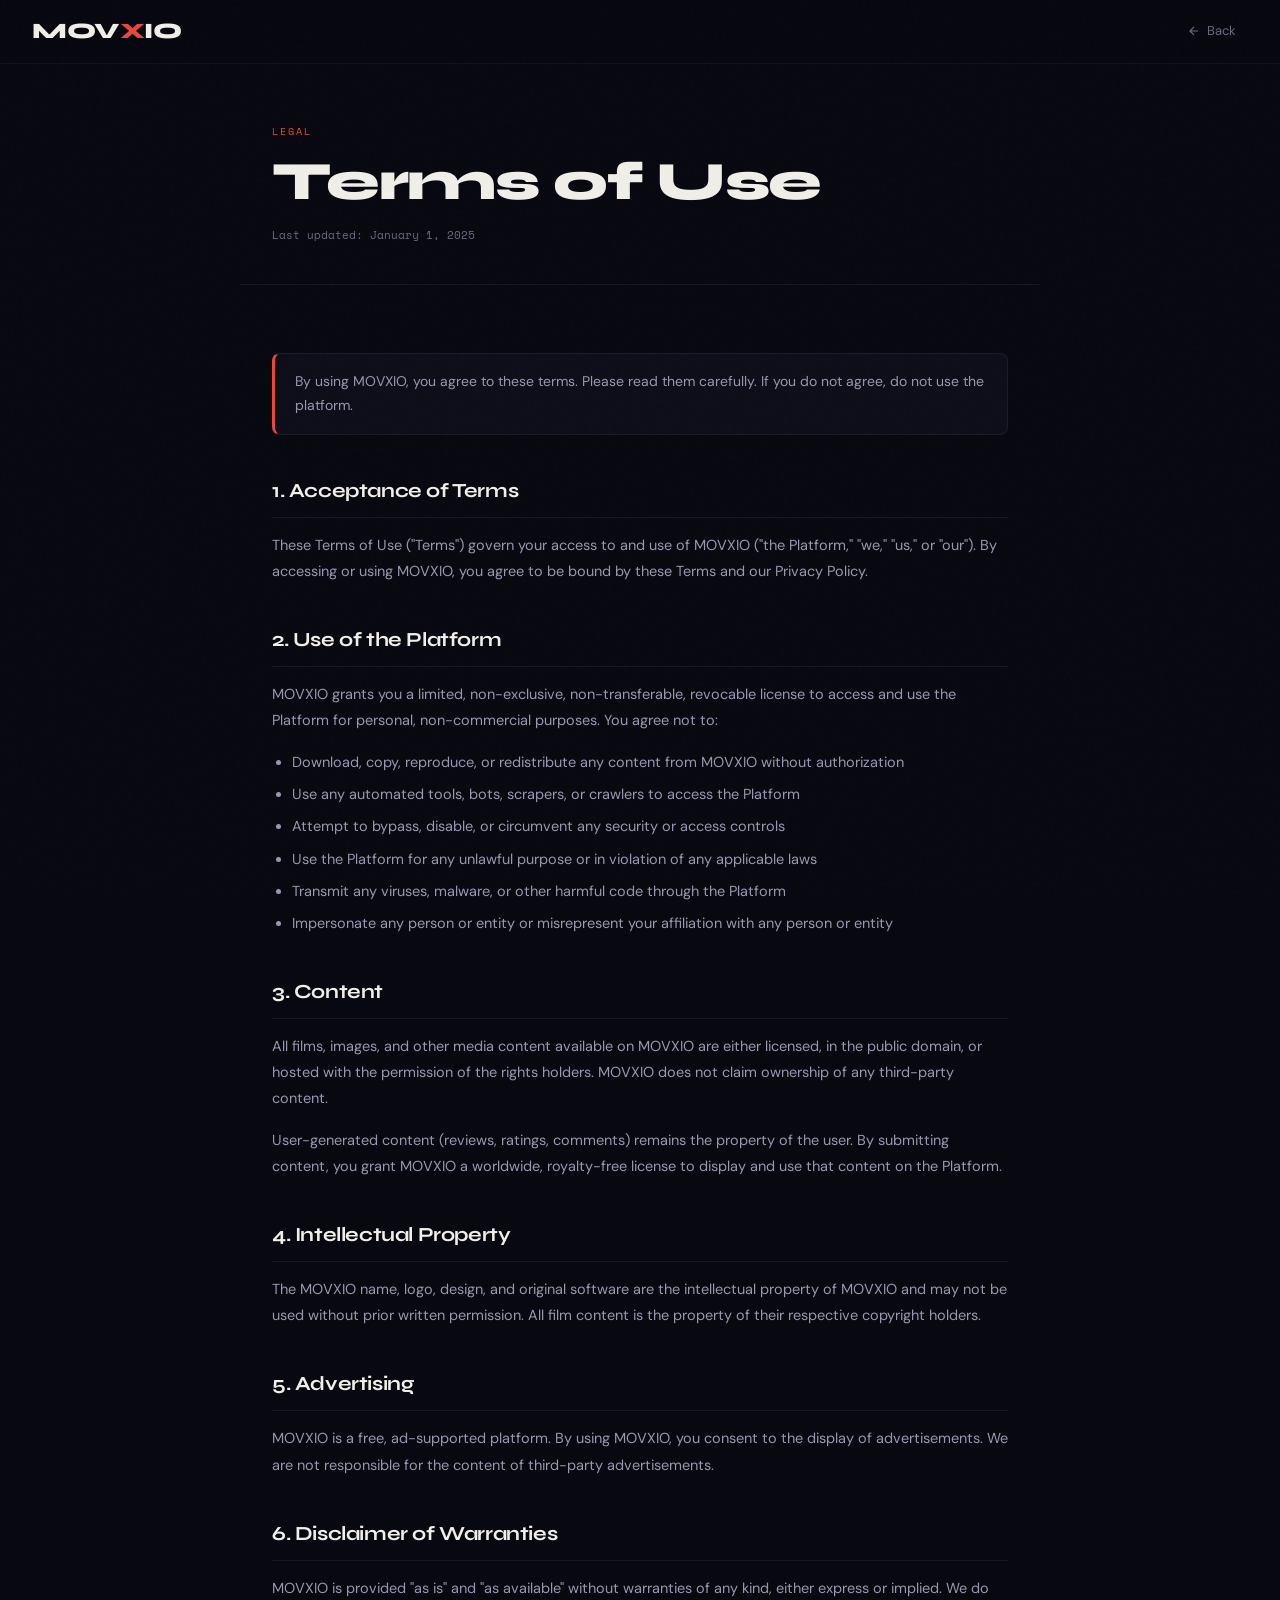
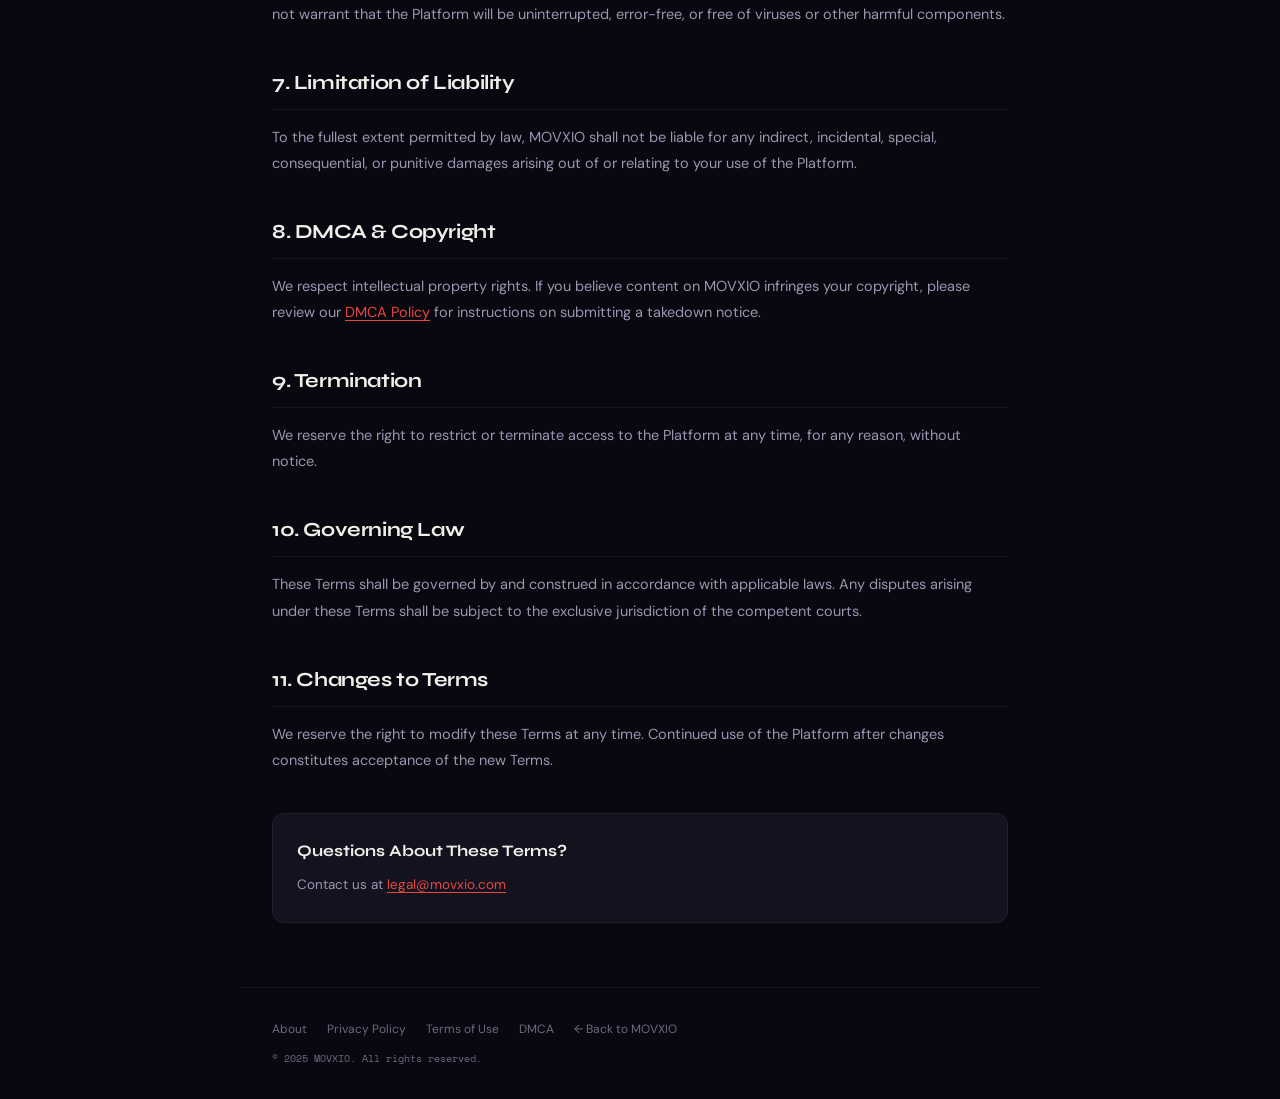
<file: terms.html>
<!DOCTYPE html>
<html lang="en">
<head>
<meta charset="UTF-8">
<meta name="viewport" content="width=device-width, initial-scale=1.0">
<title>Terms of Use — MOVXIO</title>
<meta name="description" content="MOVXIO Terms of Use — the rules and guidelines for using our free streaming platform.">
<meta name="robots" content="index, follow">
<link rel="icon" type="image/png" sizes="32x32" href="/favicon-32x32.png">
<link rel="shortcut icon" href="/favicon.ico">
<link rel="manifest" href="/site.webmanifest">
<meta name="theme-color" content="#080810">
<link rel="preconnect" href="https://fonts.googleapis.com">
<link rel="preconnect" href="https://fonts.gstatic.com" crossorigin>
<link href="https://fonts.googleapis.com/css2?family=Syne:wght@400;600;700;800&family=DM+Sans:ital,opsz,wght@0,9..40,300;0,9..40,400;0,9..40,500;1,9..40,300&family=Space+Mono:wght@400;700&display=swap" rel="stylesheet">
<style>
:root {
  --bg: #080810; --surface: #0e0e1a; --surface2: #13131f;
  --border: rgba(255,255,255,0.06); --text: #f0eee8;
  --text-muted: #6b6980; --text-dim: #9997b0;
  --accent: #e8473f; --gold: #f5c842;
}
*, *::before, *::after { box-sizing: border-box; margin: 0; padding: 0; }
html { scroll-behavior: smooth; }
body { background: var(--bg); color: var(--text); font-family: 'DM Sans', sans-serif; font-size: 15px; line-height: 1.6; overflow-x: hidden; padding-bottom: 64px; }
body::before { content: ''; position: fixed; inset: 0; background-image: url("data:image/svg+xml,%3Csvg viewBox='0 0 256 256' xmlns='http://www.w3.org/2000/svg'%3E%3Cfilter id='n'%3E%3CfeTurbulence type='fractalNoise' baseFrequency='0.9' numOctaves='4' stitchTiles='stitch'/%3E%3C/filter%3E%3Crect width='100%25' height='100%25' filter='url(%23n)' opacity='0.03'/%3E%3C/svg%3E"); pointer-events: none; z-index: 1000; opacity: 0.4; }
a { color: inherit; text-decoration: none; }

/* NAV */
nav { position: sticky; top: 0; z-index: 100; display: flex; align-items: center; gap: 16px; padding: 0 32px; height: 64px; background: rgba(8,8,16,0.97); backdrop-filter: blur(12px); border-bottom: 1px solid rgba(255,255,255,0.04); }
.nav-logo { font-family: 'Syne', sans-serif; font-weight: 800; font-size: 22px; letter-spacing: -0.5px; }
.nav-logo span { color: var(--accent); }
.back-btn { display: flex; align-items: center; gap: 6px; color: var(--text-muted); font-size: 13px; padding: 6px 12px; border-radius: 40px; transition: all 0.2s; margin-left: auto; }
.back-btn:hover { color: var(--text); background: rgba(255,255,255,0.06); }
.back-btn svg { width: 14px; }

/* HERO */
.legal-hero { padding: 60px 32px 40px; max-width: 800px; margin: 0 auto; border-bottom: 1px solid var(--border); }
.legal-eyebrow { font-family: 'Space Mono', monospace; font-size: 10px; text-transform: uppercase; letter-spacing: 0.2em; color: var(--accent); margin-bottom: 14px; }
.legal-title { font-family: 'Syne', sans-serif; font-weight: 800; font-size: clamp(32px, 6vw, 54px); letter-spacing: -0.03em; line-height: 1.05; margin-bottom: 16px; }
.legal-updated { font-family: 'Space Mono', monospace; font-size: 11px; color: var(--text-muted); }

/* CONTENT */
.legal-body { max-width: 800px; margin: 0 auto; padding: 48px 32px 64px; }
.legal-body h2 { font-family: 'Syne', sans-serif; font-weight: 700; font-size: 20px; letter-spacing: -0.02em; color: var(--text); margin: 40px 0 14px; padding-bottom: 10px; border-bottom: 1px solid var(--border); }
.legal-body h2:first-child { margin-top: 0; }
.legal-body p { font-size: 14.5px; color: var(--text-dim); line-height: 1.8; margin-bottom: 16px; }
.legal-body ul { padding-left: 20px; margin-bottom: 16px; }
.legal-body ul li { font-size: 14.5px; color: var(--text-dim); line-height: 1.8; margin-bottom: 6px; }
.legal-body a { color: var(--accent); text-decoration: underline; text-underline-offset: 3px; }
.legal-body a:hover { color: #ff8a82; }
.legal-body strong { color: var(--text); font-weight: 600; }
.legal-highlight {
  background: var(--surface); border: 1px solid var(--border);
  border-left: 3px solid var(--accent); border-radius: 8px;
  padding: 16px 20px; margin: 20px 0;
  font-size: 14px; color: var(--text-dim); line-height: 1.7;
}
.legal-contact-box {
  background: var(--surface2); border: 1px solid var(--border);
  border-radius: 12px; padding: 24px; margin-top: 40px;
}
.legal-contact-box h3 { font-family: 'Syne', sans-serif; font-weight: 700; font-size: 16px; margin-bottom: 10px; }
.legal-contact-box p { font-size: 13.5px; color: var(--text-dim); margin: 0; }
.legal-contact-box a { color: var(--accent); }

/* FOOTER */
footer { border-top: 1px solid var(--border); padding: 32px; max-width: 800px; margin: 0 auto; }
.footer-legal-links { display: flex; gap: 20px; flex-wrap: wrap; }
.footer-legal-links a { font-size: 12px; color: var(--text-muted); transition: color 0.2s; }
.footer-legal-links a:hover { color: var(--text); }
.footer-copy { font-family: 'Space Mono', monospace; font-size: 10px; color: var(--text-muted); margin-top: 12px; }

/* BOTTOM NAV */
.bottom-nav { position: fixed; bottom: 0; left: 0; right: 0; z-index: 200; height: 64px; background: rgba(8,8,16,0.97); backdrop-filter: blur(16px); border-top: 1px solid rgba(255,255,255,0.06); display: flex; align-items: stretch; }
.bottom-nav-item { flex: 1; display: flex; flex-direction: column; align-items: center; justify-content: center; gap: 4px; text-decoration: none; color: var(--text-muted); font-family: 'Space Mono', monospace; font-size: 9px; letter-spacing: 0.05em; text-transform: uppercase; }
.bottom-nav-item svg { width: 20px; height: 20px; }
@media (min-width: 768px) { .bottom-nav { display: none; } body { padding-bottom: 0; } }
@media (max-width: 600px) { .legal-hero, .legal-body { padding-left: 20px; padding-right: 20px; } nav { padding: 0 16px; } footer { padding: 24px 20px; } }
</style>
</head>
<body>

<nav>
  <a href="index.html" class="nav-logo">MOV<span>X</span>IO</a>
  <a href="javascript:history.back()" class="back-btn">
    <svg viewBox="0 0 24 24" fill="none" stroke="currentColor" stroke-width="2"><path d="M19 12H5M12 5l-7 7 7 7"/></svg>
    Back
  </a>
</nav>


<div class="legal-hero">
  <div class="legal-eyebrow">Legal</div>
  <h1 class="legal-title">Terms of Use</h1>
  <div class="legal-updated">Last updated: January 1, 2025</div>
</div>

<div class="legal-body">
  <div class="legal-highlight">
    By using MOVXIO, you agree to these terms. Please read them carefully. If you do not agree, do not use the platform.
  </div>

  <h2>1. Acceptance of Terms</h2>
  <p>These Terms of Use ("Terms") govern your access to and use of MOVXIO ("the Platform," "we," "us," or "our"). By accessing or using MOVXIO, you agree to be bound by these Terms and our Privacy Policy.</p>

  <h2>2. Use of the Platform</h2>
  <p>MOVXIO grants you a limited, non-exclusive, non-transferable, revocable license to access and use the Platform for personal, non-commercial purposes. You agree not to:</p>
  <ul>
    <li>Download, copy, reproduce, or redistribute any content from MOVXIO without authorization</li>
    <li>Use any automated tools, bots, scrapers, or crawlers to access the Platform</li>
    <li>Attempt to bypass, disable, or circumvent any security or access controls</li>
    <li>Use the Platform for any unlawful purpose or in violation of any applicable laws</li>
    <li>Transmit any viruses, malware, or other harmful code through the Platform</li>
    <li>Impersonate any person or entity or misrepresent your affiliation with any person or entity</li>
  </ul>

  <h2>3. Content</h2>
  <p>All films, images, and other media content available on MOVXIO are either licensed, in the public domain, or hosted with the permission of the rights holders. MOVXIO does not claim ownership of any third-party content.</p>
  <p>User-generated content (reviews, ratings, comments) remains the property of the user. By submitting content, you grant MOVXIO a worldwide, royalty-free license to display and use that content on the Platform.</p>

  <h2>4. Intellectual Property</h2>
  <p>The MOVXIO name, logo, design, and original software are the intellectual property of MOVXIO and may not be used without prior written permission. All film content is the property of their respective copyright holders.</p>

  <h2>5. Advertising</h2>
  <p>MOVXIO is a free, ad-supported platform. By using MOVXIO, you consent to the display of advertisements. We are not responsible for the content of third-party advertisements.</p>

  <h2>6. Disclaimer of Warranties</h2>
  <p>MOVXIO is provided "as is" and "as available" without warranties of any kind, either express or implied. We do not warrant that the Platform will be uninterrupted, error-free, or free of viruses or other harmful components.</p>

  <h2>7. Limitation of Liability</h2>
  <p>To the fullest extent permitted by law, MOVXIO shall not be liable for any indirect, incidental, special, consequential, or punitive damages arising out of or relating to your use of the Platform.</p>

  <h2>8. DMCA &amp; Copyright</h2>
  <p>We respect intellectual property rights. If you believe content on MOVXIO infringes your copyright, please review our <a href="dmca.html">DMCA Policy</a> for instructions on submitting a takedown notice.</p>

  <h2>9. Termination</h2>
  <p>We reserve the right to restrict or terminate access to the Platform at any time, for any reason, without notice.</p>

  <h2>10. Governing Law</h2>
  <p>These Terms shall be governed by and construed in accordance with applicable laws. Any disputes arising under these Terms shall be subject to the exclusive jurisdiction of the competent courts.</p>

  <h2>11. Changes to Terms</h2>
  <p>We reserve the right to modify these Terms at any time. Continued use of the Platform after changes constitutes acceptance of the new Terms.</p>

  <div class="legal-contact-box">
    <h3>Questions About These Terms?</h3>
    <p>Contact us at <a href="mailto:legal@movxio.com">legal@movxio.com</a></p>
  </div>
</div>


<footer>
  <div class="footer-legal-links">
    <a href="about.html">About</a>
    <a href="privacy.html">Privacy Policy</a>
    <a href="terms.html">Terms of Use</a>
    <a href="dmca.html">DMCA</a>
    <a href="index.html">← Back to MOVXIO</a>
  </div>
  <div class="footer-copy">© 2025 MOVXIO. All rights reserved.</div>
</footer>

<nav class="bottom-nav">
  <a href="index.html" class="bottom-nav-item">
    <svg viewBox="0 0 24 24" fill="none" stroke="currentColor" stroke-width="2"><path d="M3 9l9-7 9 7v11a2 2 0 0 1-2 2H5a2 2 0 0 1-2-2z"/><polyline points="9 22 9 12 15 12 15 22"/></svg>
    Home
  </a>
  <a href="browse.html" class="bottom-nav-item">
    <svg viewBox="0 0 24 24" fill="none" stroke="currentColor" stroke-width="2"><circle cx="11" cy="11" r="8"/><path d="m21 21-4.35-4.35"/></svg>
    Browse
  </a>
  <a href="search.html" class="bottom-nav-item">
    <svg viewBox="0 0 24 24" fill="none" stroke="currentColor" stroke-width="2"><circle cx="11" cy="11" r="8"/><path d="m21 21-4.35-4.35"/></svg>
    Search
  </a>
  <a href="browse.html?watchlist=1" class="bottom-nav-item">
    <svg viewBox="0 0 24 24" fill="none" stroke="currentColor" stroke-width="2"><path d="M19 21l-7-5-7 5V5a2 2 0 0 1 2-2h10a2 2 0 0 1 2 2z"/></svg>
    Watchlist
  </a>
</nav>

</body>
</html>
</file>
